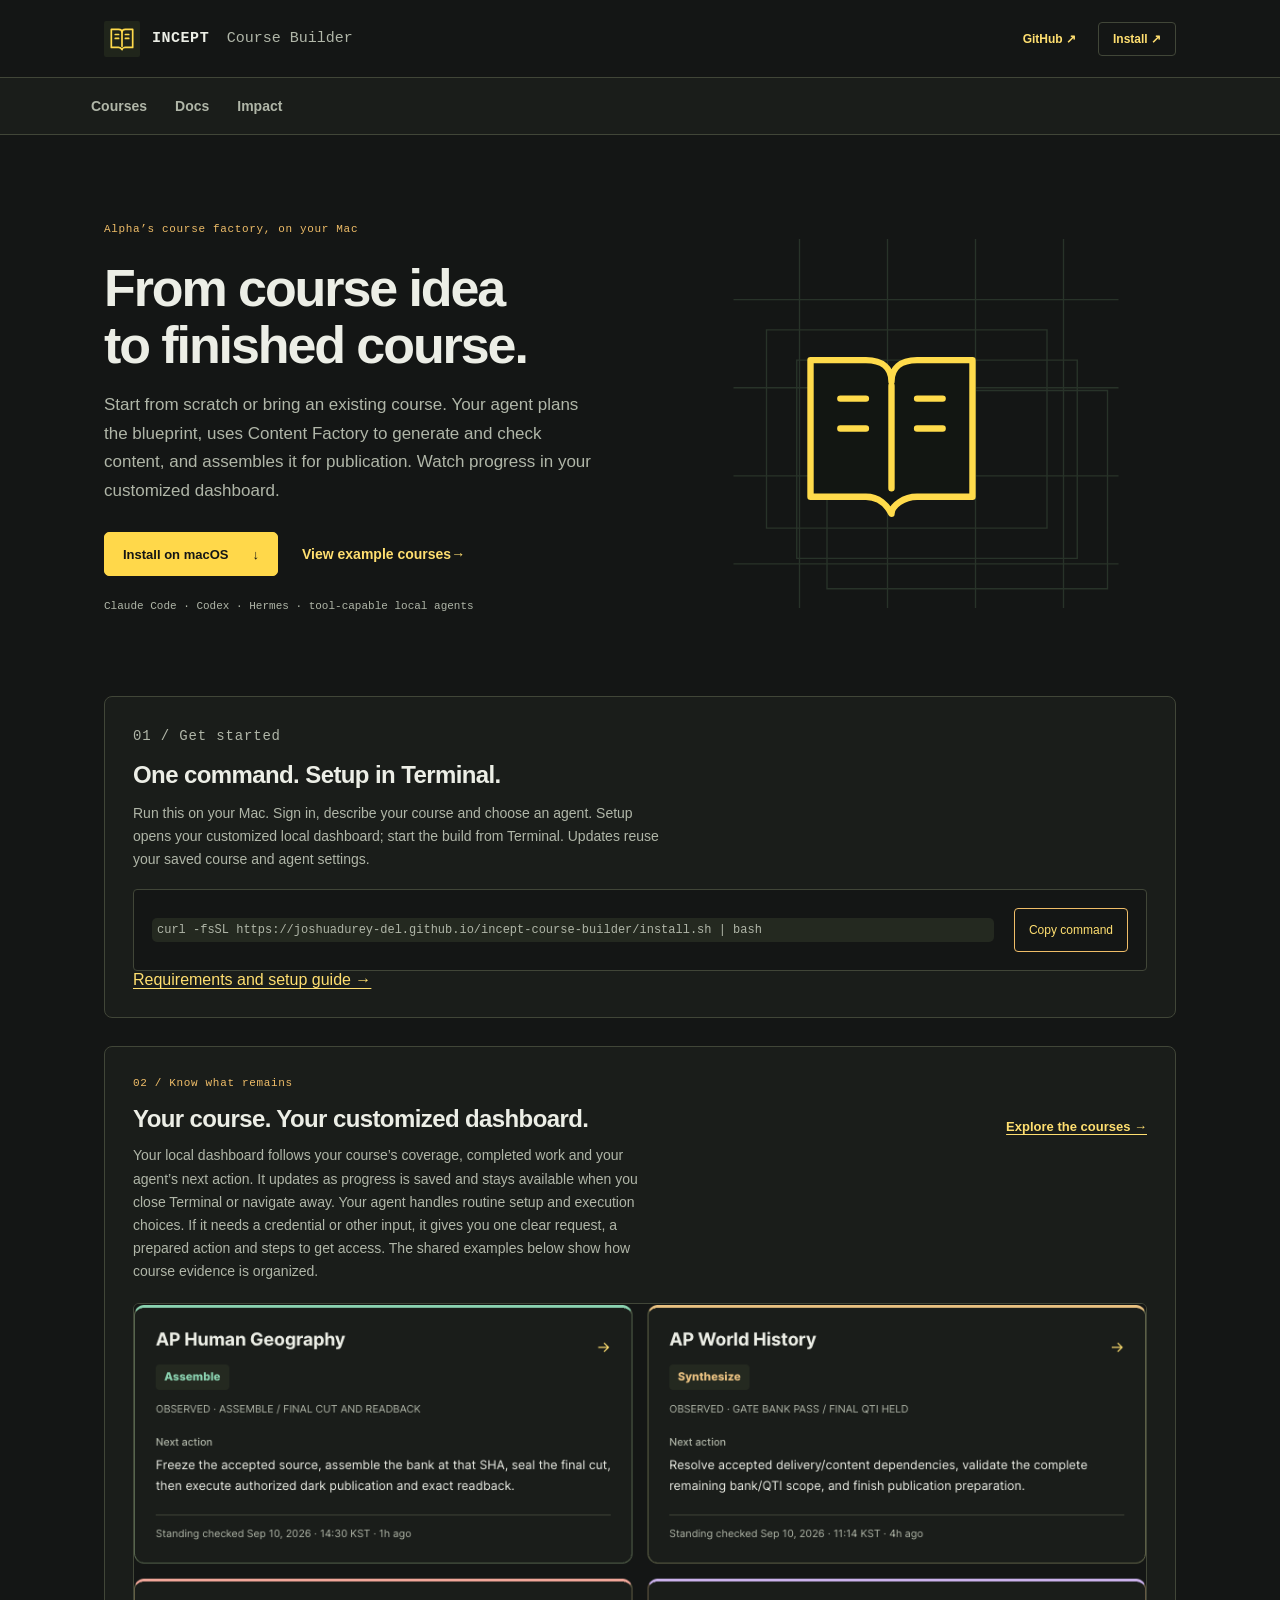
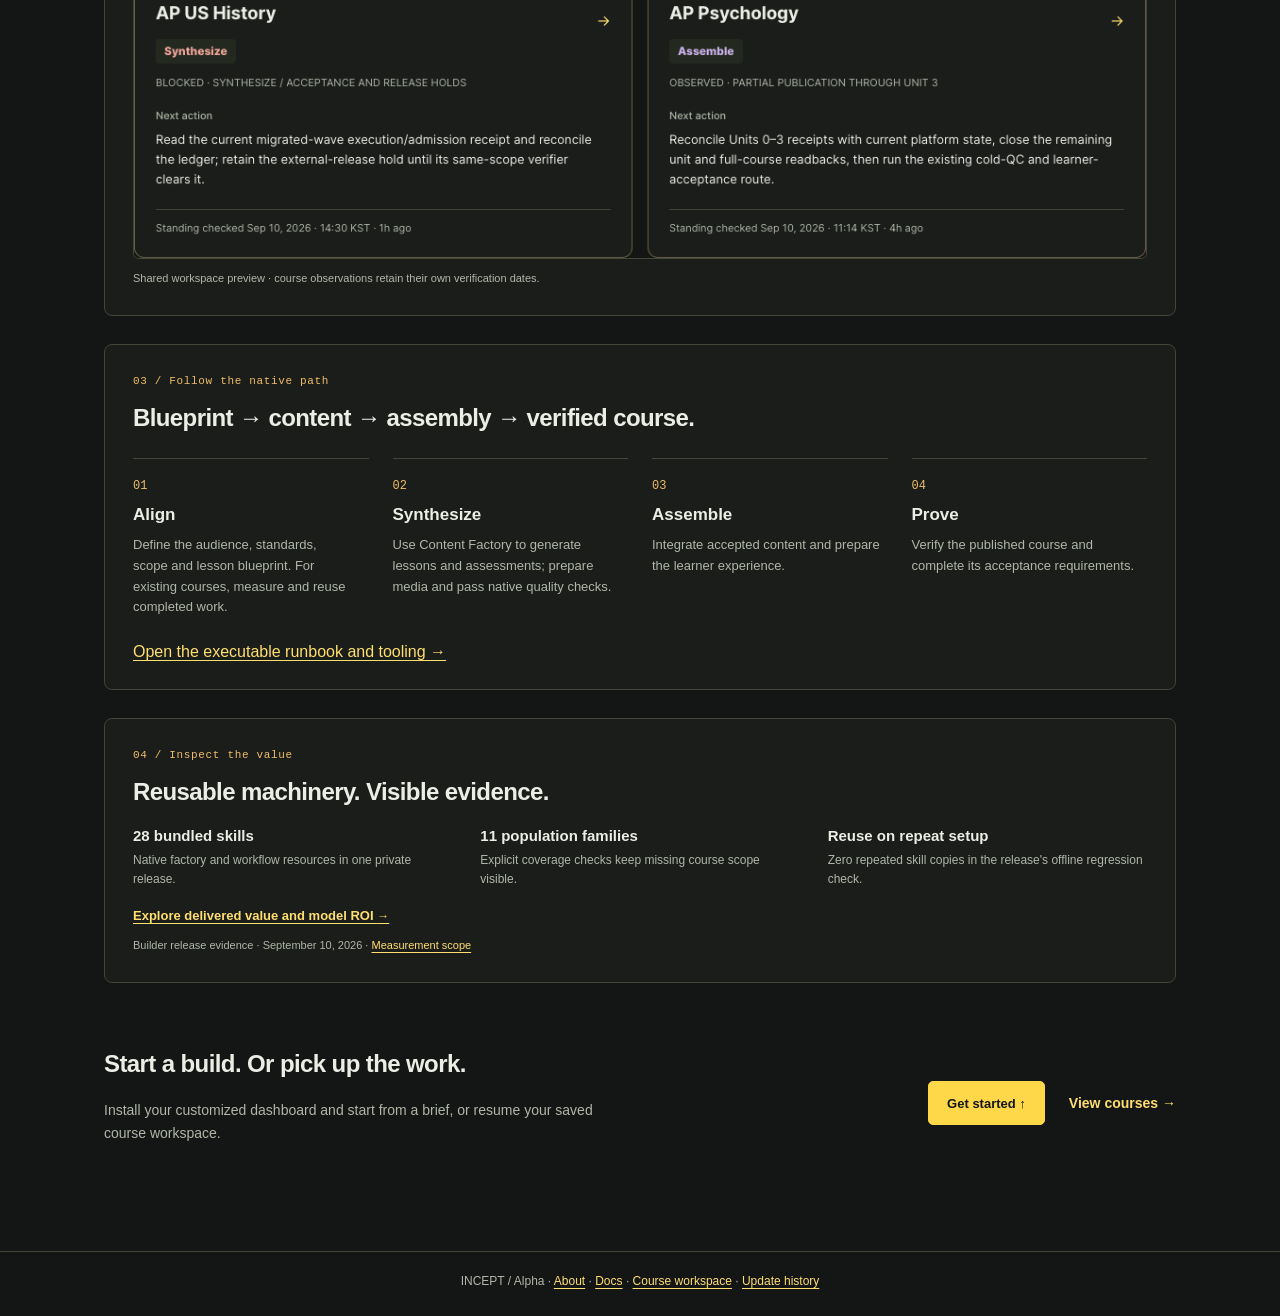
<file: index.html>
<!doctype html><html lang="en"><head><meta charset="utf-8"><meta name="viewport" content="width=device-width,initial-scale=1"><title>Home — Incept Course Builder</title><link rel="stylesheet" href="style.css?v=20260910-reorganized"></head><body class="product-page"><a class="skip-link" href="#main-content">Skip to content</a><header class="site-header"><a class="site-identity" href="index.html" aria-current="page"><img src="incept-mark.svg" width="36" height="36" alt=""><strong>INCEPT <span>Course Builder</span></strong></a><div class="site-header-actions"><a href="https://github.com/joshuadurey-del/incept-course-builder">GitHub ↗</a><a href="about.html#install" class="header-install">Install <span aria-hidden="true">↗</span></a></div></header><nav aria-label="Main navigation"><a href="courses.html">Courses</a><a href="docs.html">Docs</a><a href="economics.html">Impact</a></nav><main id="main-content" tabindex="-1">
<div class="brand-hero product-hero">
<div class="hero-copy"><p class="hero-context">Alpha’s course factory, on your Mac</p>
<h1>From course idea to finished course.</h1><p class="sub">Start from scratch or bring an existing course. Your agent plans the blueprint, uses Content Factory to generate and check content, and assembles it for publication. Watch progress in your customized dashboard.</p>
<div class="home-actions"><a class="primary-link" href="#install">Install on macOS <span aria-hidden="true">↓</span></a><a class="secondary-link" href="courses.html">View example courses <span aria-hidden="true">→</span></a></div>
<p class="compatibility">Claude Code · Codex · Hermes · tool-capable local agents</p></div>
<img class="hero-banner" src="docs/assets/incept-book.svg" alt="" width="320" height="300">
</div>
<section id="install" class="home-install" aria-labelledby="install-heading"><div><p class="hero-context">01 / Get started</p><h2 id="install-heading">One command. Setup in Terminal.</h2><p>Run this on your Mac. Sign in, describe your course and choose an agent. Setup opens your customized local dashboard; start the build from Terminal. Updates reuse your saved course and agent settings.</p></div><div class="install-command"><code id="install-command">curl -fsSL https://joshuadurey-del.github.io/incept-course-builder/install.sh | bash</code><button type="button" id="copy-install">Copy command</button></div><p id="copy-install-status" role="status"></p><a href="about.html#install">Requirements and setup guide →</a></section>
<section class="home-preview" aria-labelledby="preview-heading"><div class="section-head"><div><p class="hero-context">02 / Know what remains</p><h2 id="preview-heading">Your course. Your customized dashboard.</h2></div><a href="courses.html">Explore the courses →</a></div><p>Your local dashboard follows your course’s coverage, completed work and your agent’s next action. It updates as progress is saved and stays available when you close Terminal or navigate away. Your agent handles routine setup and execution choices. If it needs a credential or other input, it gives you one clear request, a prepared action and steps to get access. The shared examples below show how course evidence is organized.</p><a href="courses.html" class="preview-link"><img src="docs/assets/workspace-preview.png" alt="Shared course workspace with separate course summaries, next actions and dated evidence." width="1280" height="900" loading="lazy"></a><p class="preview-caption">Shared workspace preview · course observations retain their own verification dates.</p></section>
<section class="home-workflow" aria-labelledby="workflow-heading"><p class="hero-context">03 / Follow the native path</p><h2 id="workflow-heading">Blueprint → content → assembly → verified course.</h2><div class="workflow-steps">
<article><span>01</span><h3>Align</h3><p>Define the audience, standards, scope and lesson blueprint. For existing courses, measure and reuse completed work.</p></article>
<article><span>02</span><h3>Synthesize</h3><p>Use Content Factory to generate lessons and assessments; prepare media and pass native quality checks.</p></article>
<article><span>03</span><h3>Assemble</h3><p>Integrate accepted content and prepare the learner experience.</p></article>
<article><span>04</span><h3>Prove</h3><p>Verify the published course and complete its acceptance requirements.</p></article></div><a href="docs.html">Open the executable runbook and tooling →</a></section>
<section class="home-value" aria-labelledby="value-heading"><p class="hero-context">04 / Inspect the value</p><h2 id="value-heading">Reusable machinery. Visible evidence.</h2><section class="value-strip" aria-label="Delivered builder value">
<div><strong>28 bundled skills</strong><span>Native factory and workflow resources in one private release.</span></div>
<div><strong>11 population families</strong><span>Explicit coverage checks keep missing course scope visible.</span></div>
<div><strong>Reuse on repeat setup</strong><span>Zero repeated skill copies in the release's offline regression check.</span></div>
<a href="economics.html">Explore delivered value and model ROI <span aria-hidden="true">→</span></a>
<p>Builder release evidence · September 10, 2026 · <a href="value-evidence.json">Measurement scope</a></p>
</section></section>
<div class="home-bottom"><div><h2>Start a build. Or pick up the work.</h2><p>Install your customized dashboard and start from a brief, or resume your saved course workspace.</p></div><div class="home-actions"><a class="primary-link" href="#install">Get started ↑</a><a class="secondary-link" href="courses.html">View courses →</a></div></div>
<script>document.getElementById('copy-install').addEventListener('click',async()=>{const status=document.getElementById('copy-install-status');try{await navigator.clipboard.writeText(document.getElementById('install-command').textContent);status.textContent='Copied. Paste into Terminal to begin.';}catch{status.textContent='Copy unavailable. Select the command above and copy it into Terminal.';}});</script>
</main><footer>INCEPT / Alpha · <a href="about.html">About</a> · <a href="docs.html">Docs</a> · <a href="courses.html">Course workspace</a> · <a href="updates.html">Update history</a></footer></body></html>
</file>
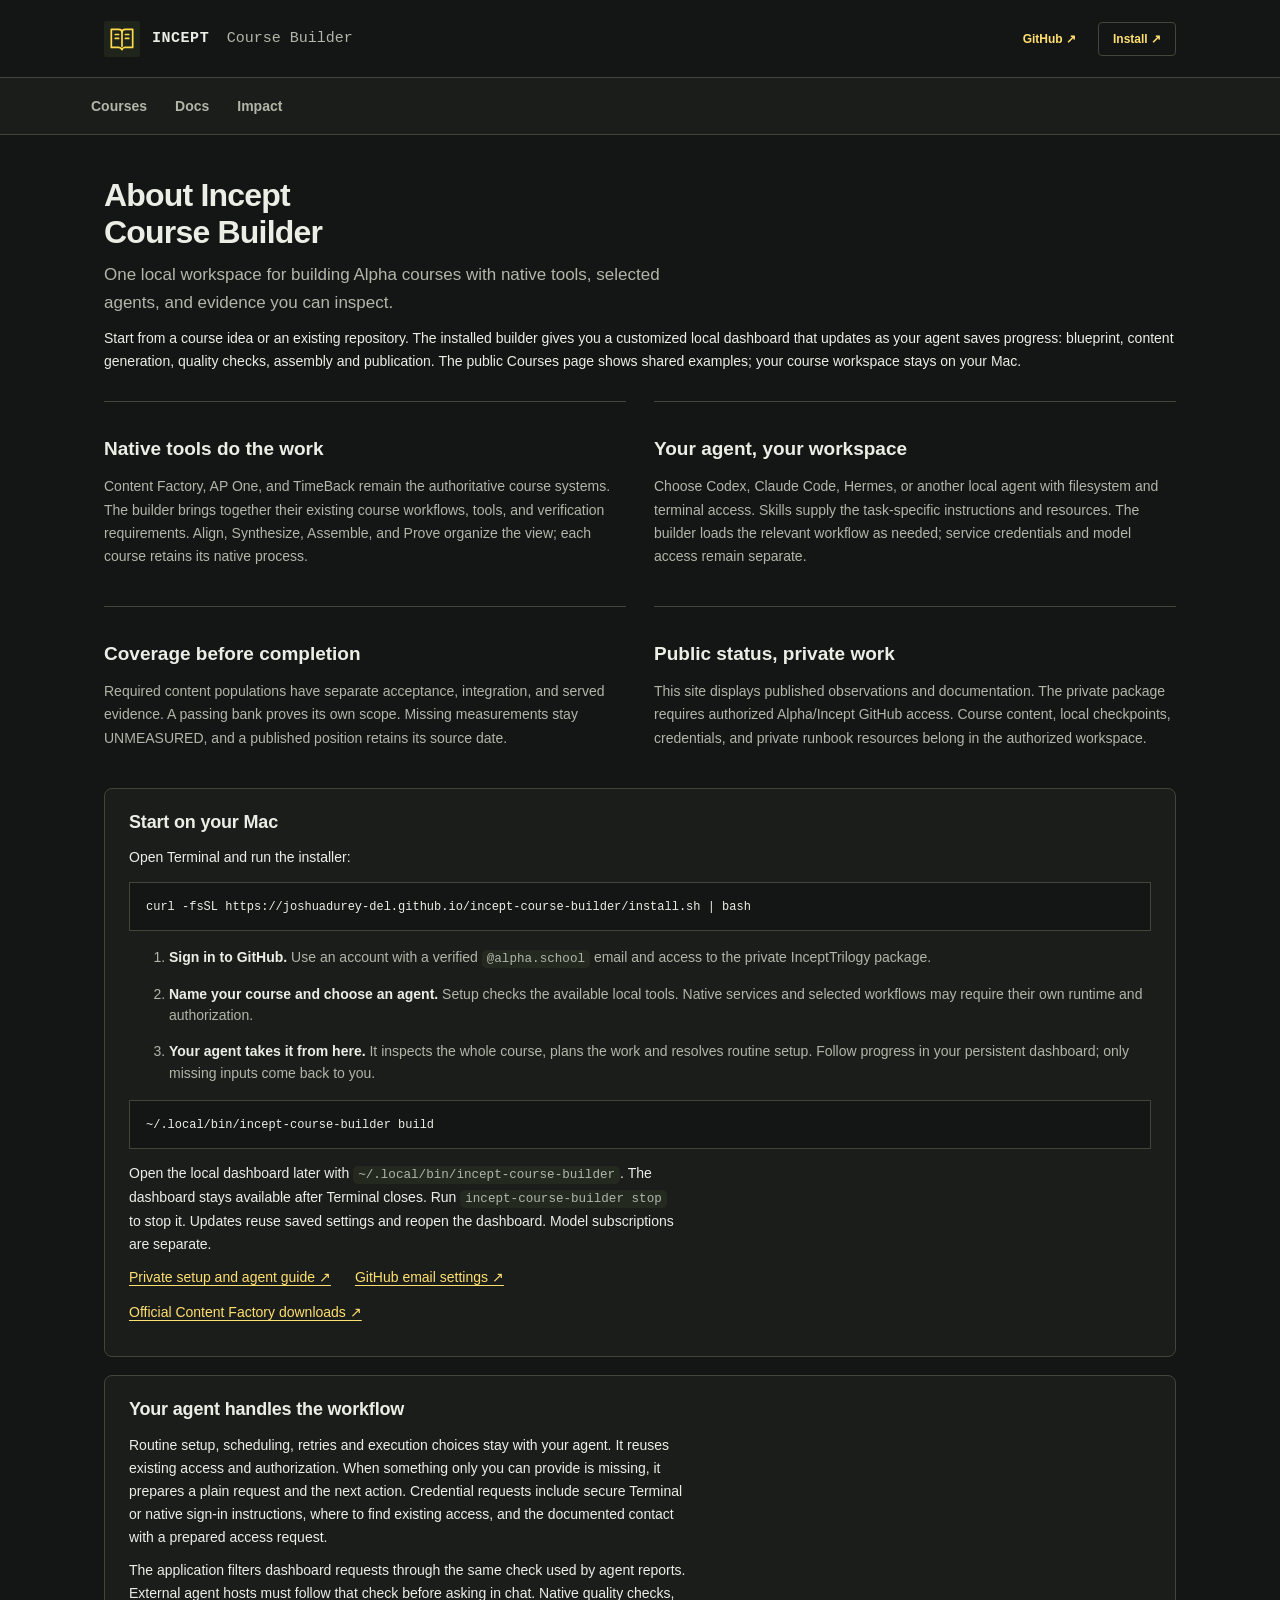
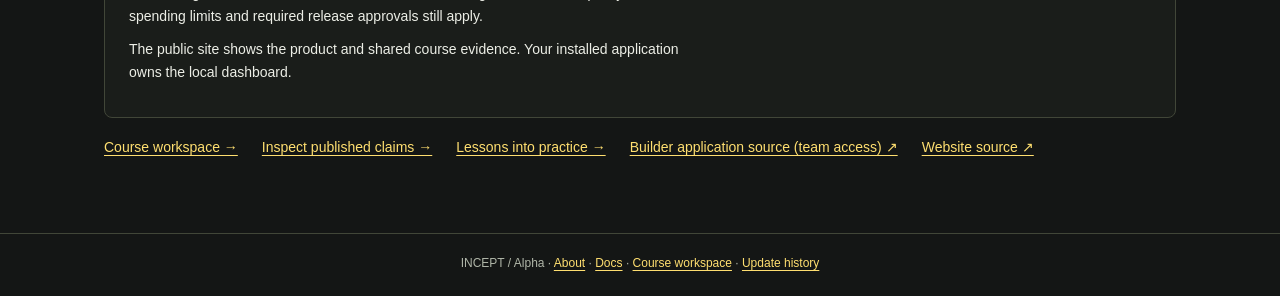
<file: about.html>
<!doctype html><html lang="en"><head><meta charset="utf-8"><meta name="viewport" content="width=device-width,initial-scale=1">
<title>About — Incept Course Builder</title><link rel="stylesheet" href="style.css?v=20260910-reorganized"></head><body>
<a class="skip-link" href="#main-content">Skip to content</a>
<header class="site-header"><a class="site-identity" href="index.html"><img src="incept-mark.svg" width="36" height="36" alt=""><strong>INCEPT <span>Course Builder</span></strong></a><div class="site-header-actions"><a href="https://github.com/joshuadurey-del/incept-course-builder">GitHub ↗</a><a href="about.html#install" class="header-install">Install <span aria-hidden="true">↗</span></a></div></header>
<nav aria-label="Main navigation"><a href="courses.html">Courses</a><a href="docs.html">Docs</a><a href="economics.html">Impact</a></nav><main id="main-content" tabindex="-1">
<h1>About Incept Course Builder</h1>
<p class="about-lead">One local workspace for building Alpha courses with native tools, selected agents, and evidence you can inspect.</p>
<p>Start from a course idea or an existing repository. The installed builder gives you a customized local dashboard that updates as your agent saves progress: blueprint, content generation, quality checks, assembly and publication. The public Courses page shows shared examples; your course workspace stays on your Mac.</p>
<div class="about-grid">
<article><h2>Native tools do the work</h2><p>Content Factory, AP One, and TimeBack remain the authoritative course systems. The builder brings together their existing course workflows, tools, and verification requirements. Align, Synthesize, Assemble, and Prove organize the view; each course retains its native process.</p></article>
<article><h2>Your agent, your workspace</h2><p>Choose Codex, Claude Code, Hermes, or another local agent with filesystem and terminal access. Skills supply the task-specific instructions and resources. The builder loads the relevant workflow as needed; service credentials and model access remain separate.</p></article>
<article><h2>Coverage before completion</h2><p>Required content populations have separate acceptance, integration, and served evidence. A passing bank proves its own scope. Missing measurements stay UNMEASURED, and a published position retains its source date.</p></article>
<article><h2>Public status, private work</h2><p>This site displays published observations and documentation. The private package requires authorized Alpha/Incept GitHub access. Course content, local checkpoints, credentials, and private runbook resources belong in the authorized workspace.</p></article>
</div>
<section id="install" class="install-section" aria-labelledby="install-title">
<h2 id="install-title">Start on your Mac</h2>
<p>Open Terminal and run the installer:</p>
<pre><code>curl -fsSL https://joshuadurey-del.github.io/incept-course-builder/install.sh | bash</code></pre>
<ol>
<li><strong>Sign in to GitHub.</strong> Use an account with a verified <code>@alpha.school</code> email and access to the private InceptTrilogy package.</li>
<li><strong>Name your course and choose an agent.</strong> Setup checks the available local tools. Native services and selected workflows may require their own runtime and authorization.</li>
<li><strong>Your agent takes it from here.</strong> It inspects the whole course, plans the work and resolves routine setup. Follow progress in your persistent dashboard; only missing inputs come back to you.</li>
</ol>
<pre><code>~/.local/bin/incept-course-builder build</code></pre>
<p>Open the local dashboard later with <code>~/.local/bin/incept-course-builder</code>. The dashboard stays available after Terminal closes. Run <code>incept-course-builder stop</code> to stop it. Updates reuse saved settings and reopen the dashboard. Model subscriptions are separate.</p>
<p class="about-links"><a href="https://github.com/InceptTrilogy/ap-four-course-dashboard/blob/main/course-runbook/START.md">Private setup and agent guide ↗</a><a href="https://github.com/settings/emails">GitHub email settings ↗</a><a href="https://content-factory.inceptstore.com/#download">Official Content Factory downloads ↗</a></p>
</section>
<section><h2>Your agent handles the workflow</h2><p>Routine setup, scheduling, retries and execution choices stay with your agent. It reuses existing access and authorization. When something only you can provide is missing, it prepares a plain request and the next action. Credential requests include secure Terminal or native sign-in instructions, where to find existing access, and the documented contact with a prepared access request.</p><p>The application filters dashboard requests through the same check used by agent reports. External agent hosts must follow that check before asking in chat. Native quality checks, spending limits and required release approvals still apply.</p><p>The public site shows the product and shared course evidence. Your installed application owns the local dashboard.</p></section>
<p class="about-links"><a href="courses.html">Course workspace →</a><a href="claims.html">Inspect published claims →</a><a href="lessons.html">Lessons into practice →</a><a href="https://github.com/InceptTrilogy/ap-four-course-dashboard">Builder application source (team access) ↗</a><a href="https://github.com/joshuadurey-del/incept-course-builder">Website source ↗</a></p>
</main>
<footer>INCEPT / Alpha · <a href="about.html">About</a> · <a href="docs.html">Docs</a> · <a href="courses.html">Course workspace</a> · <a href="updates.html">Update history</a></footer></body></html>
</file>
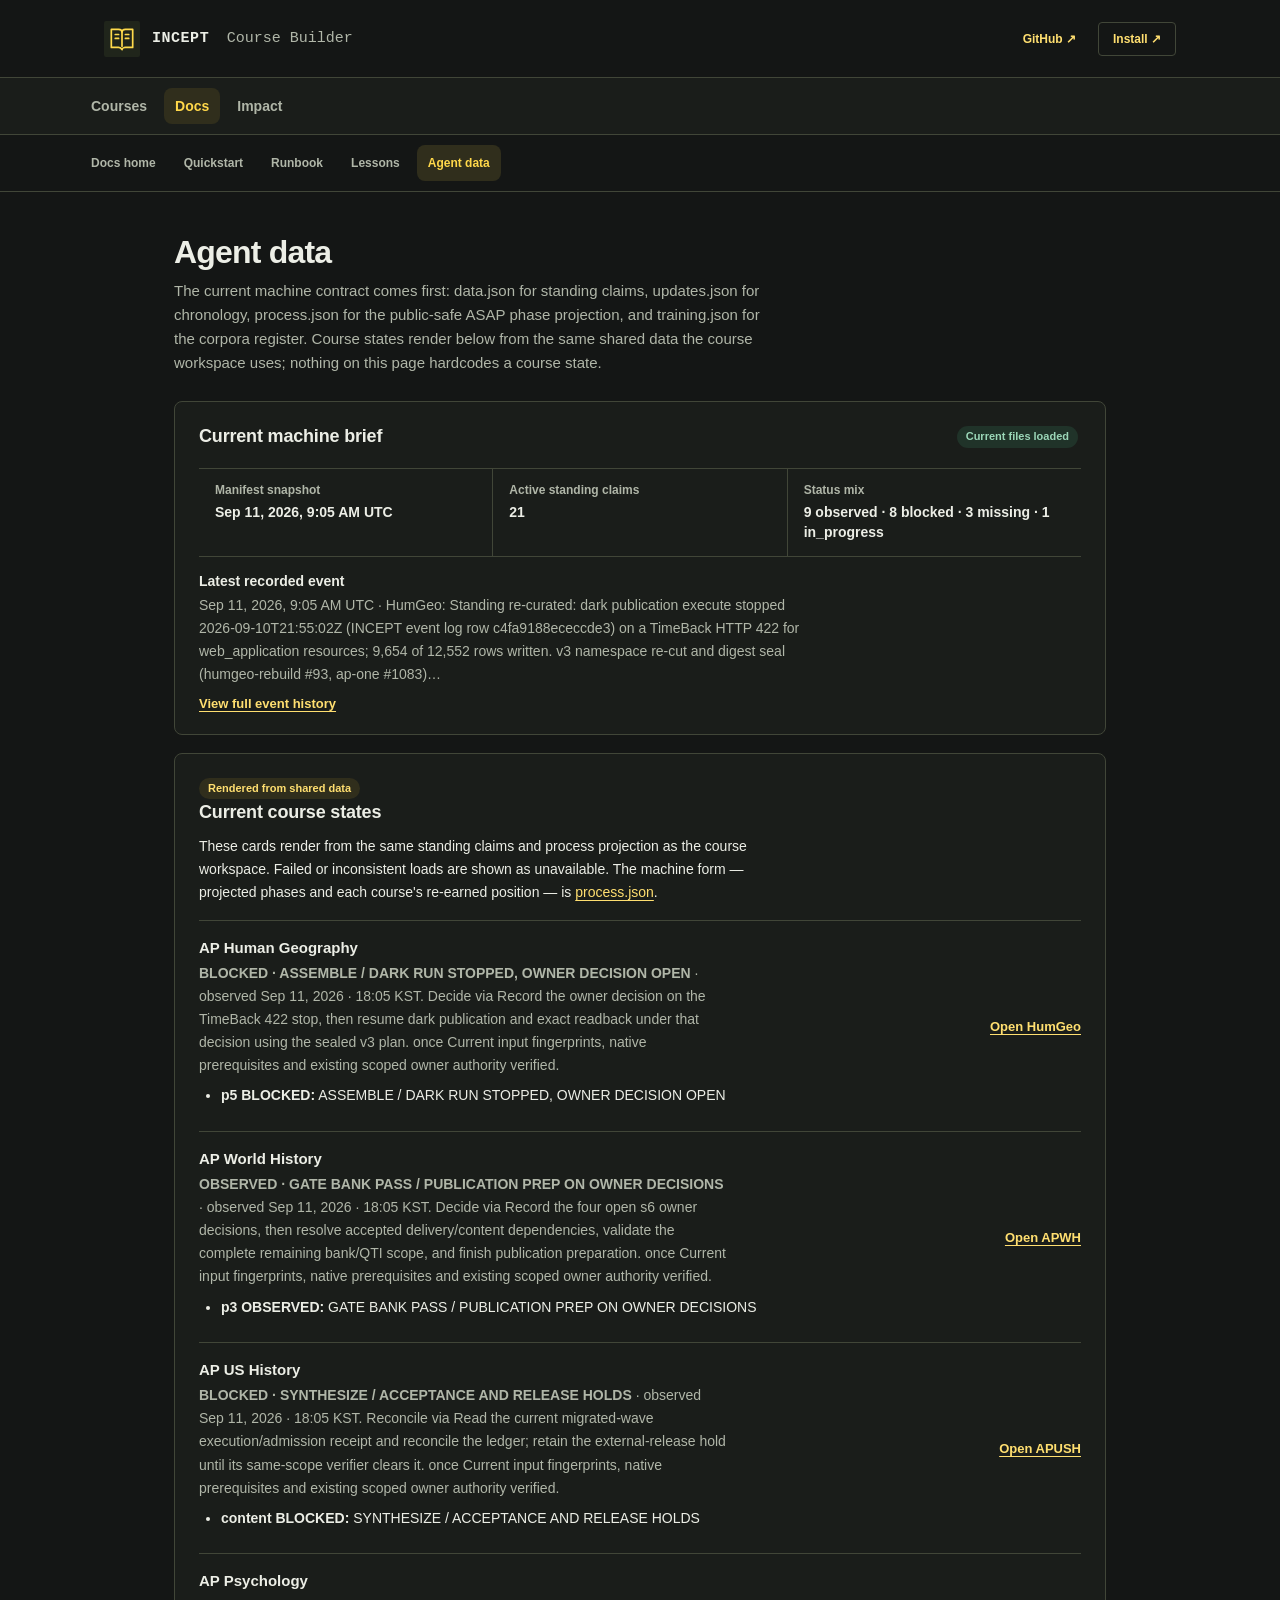
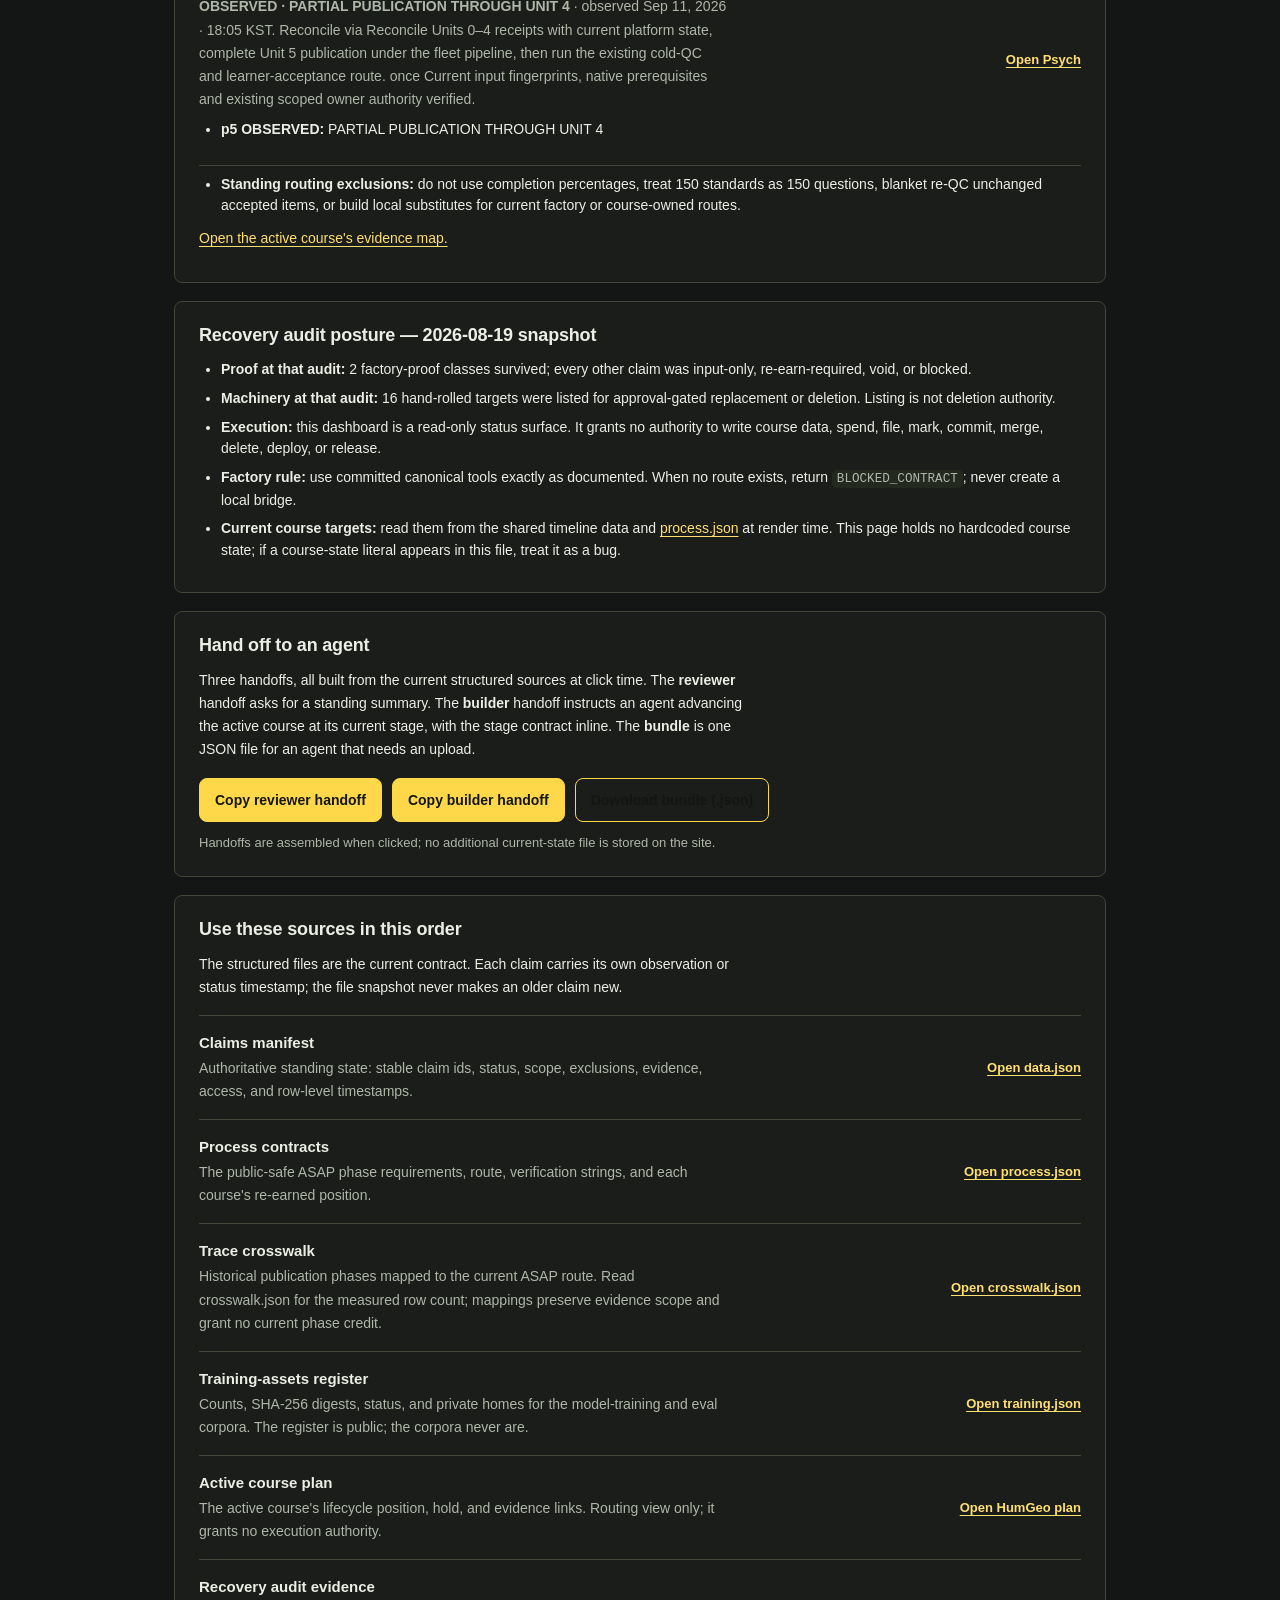
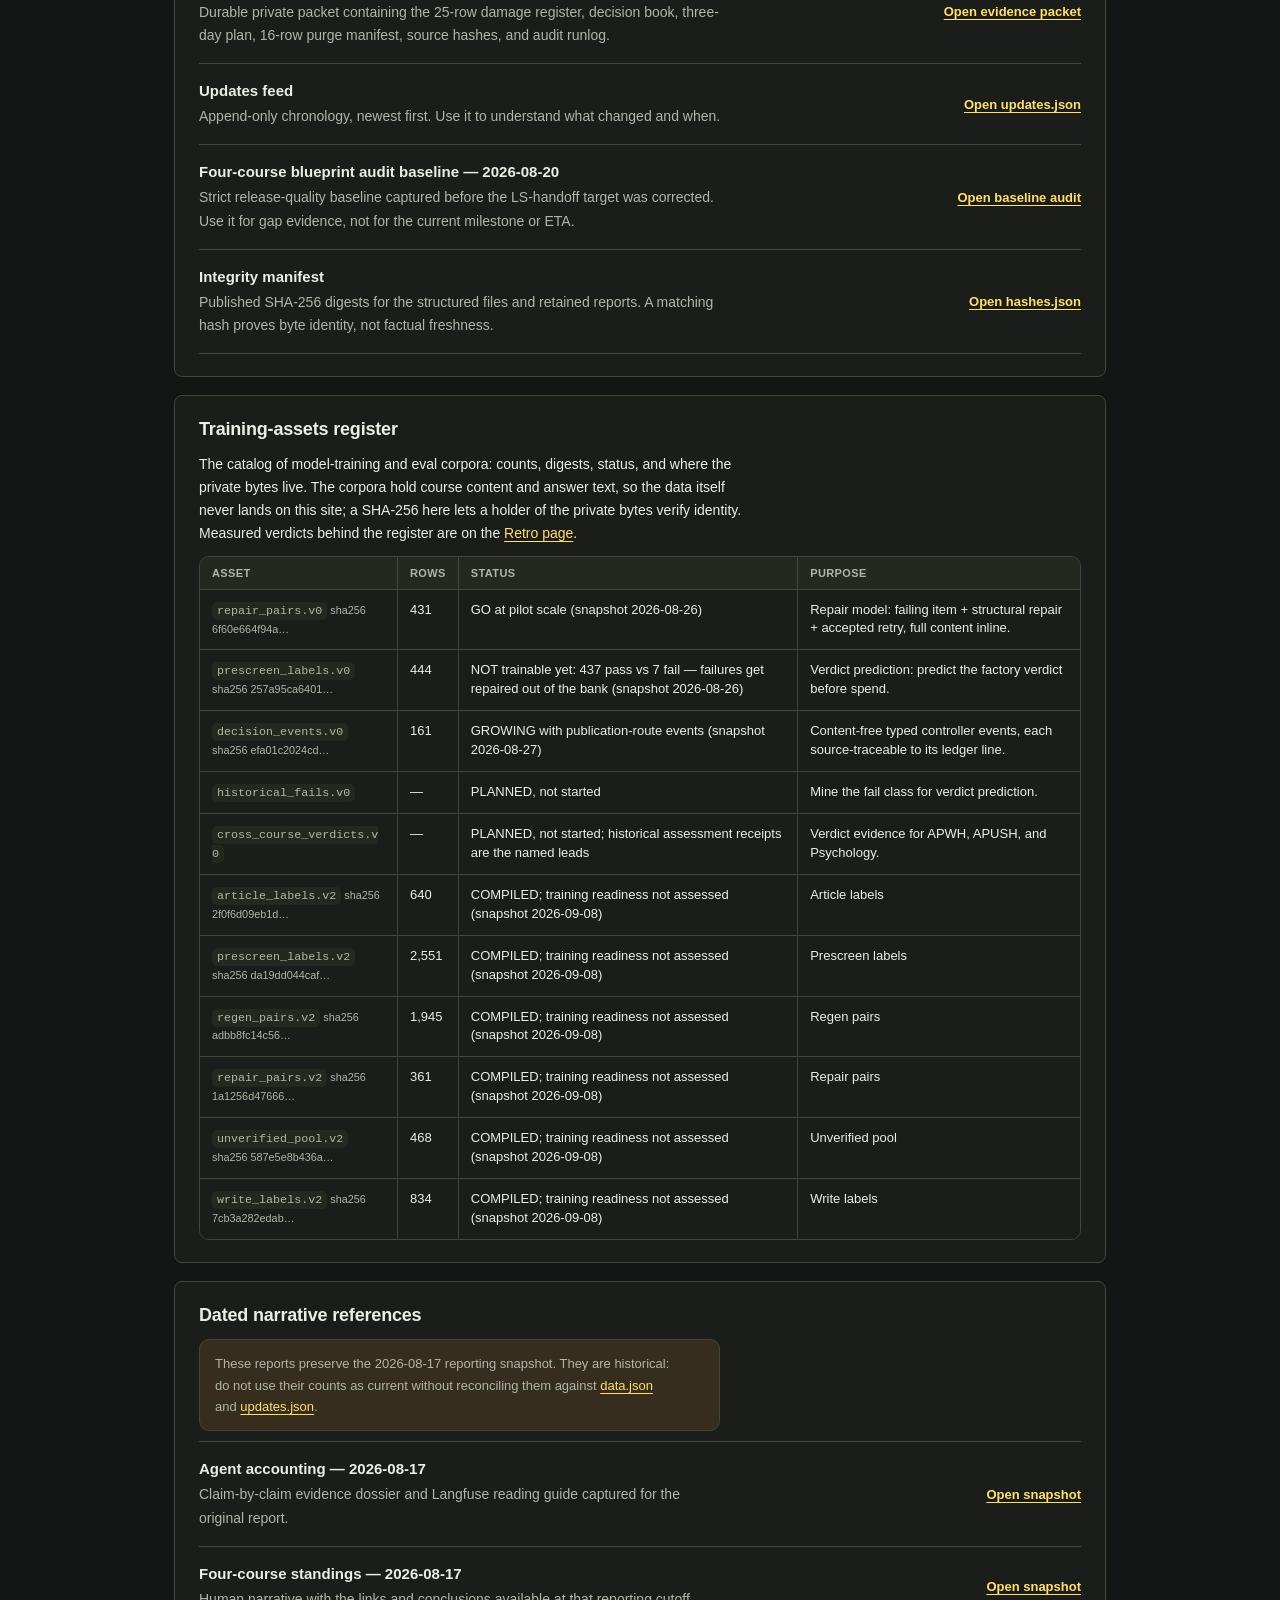
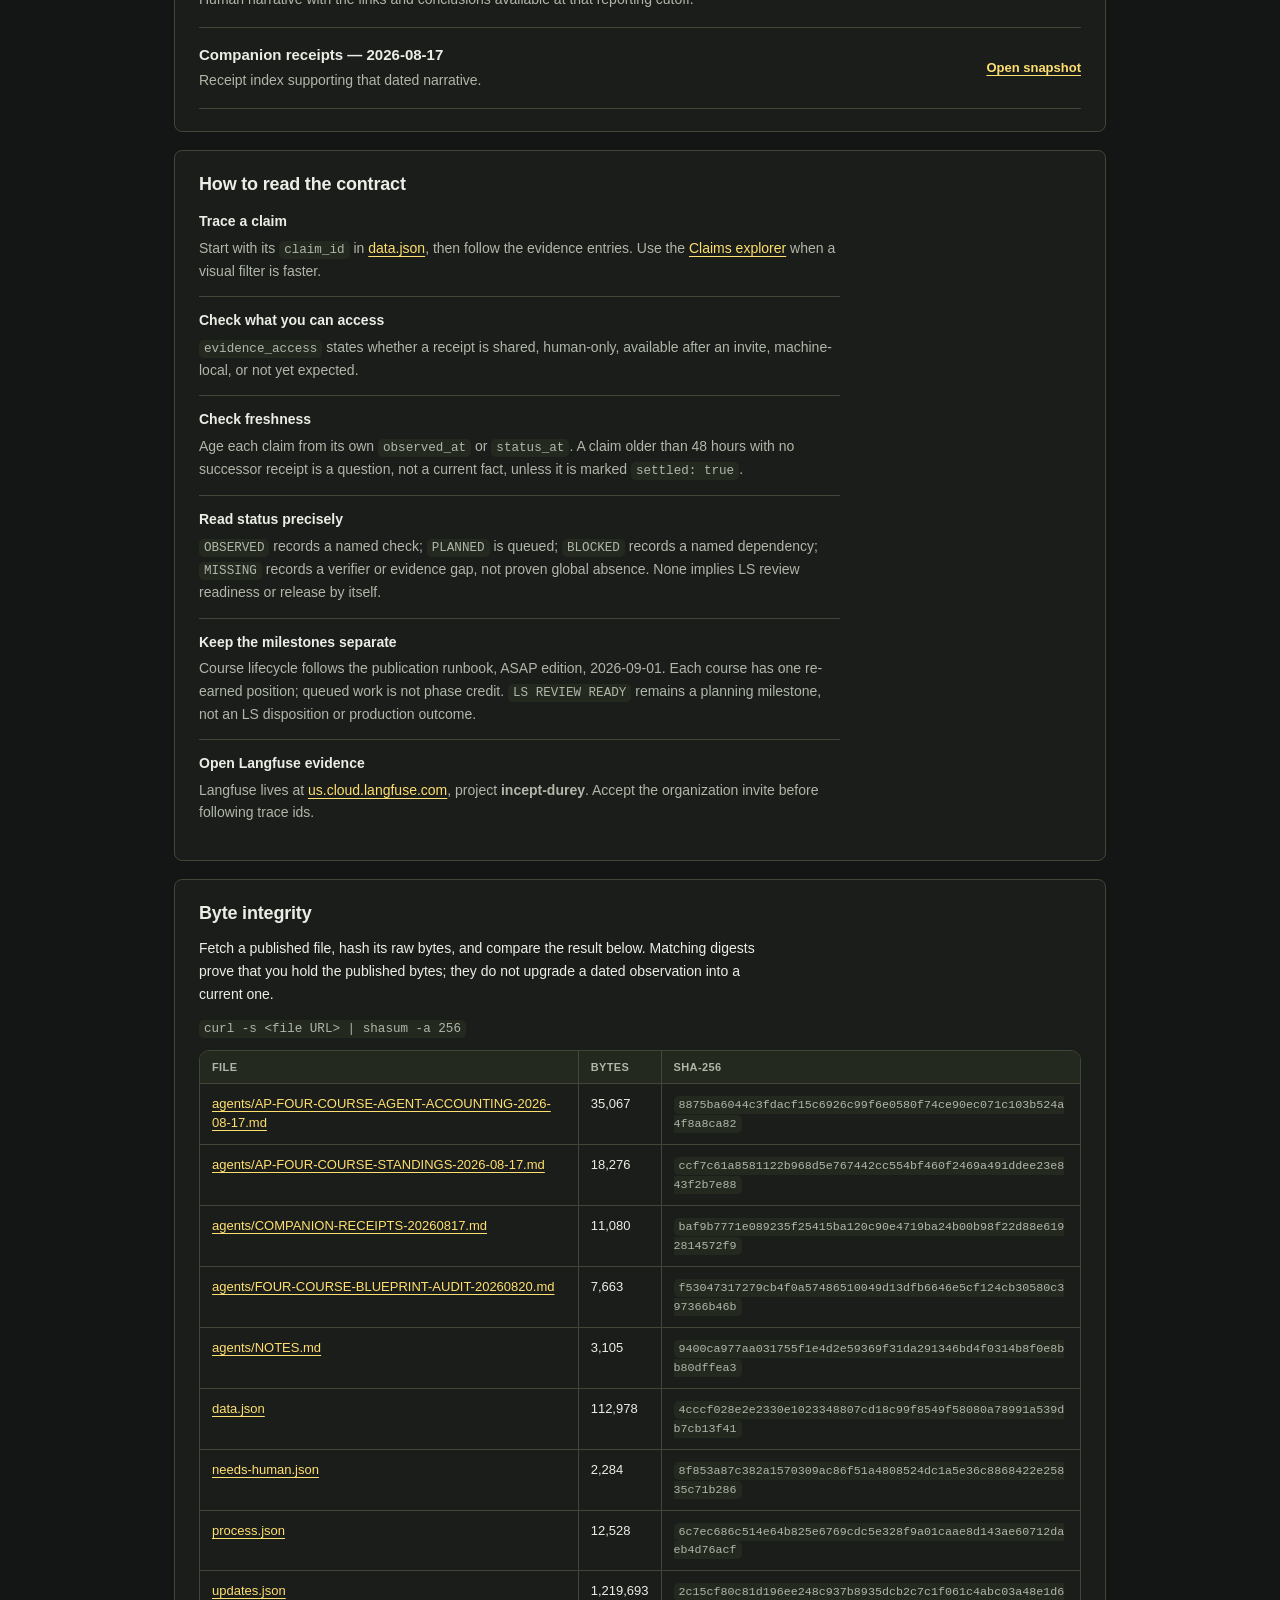
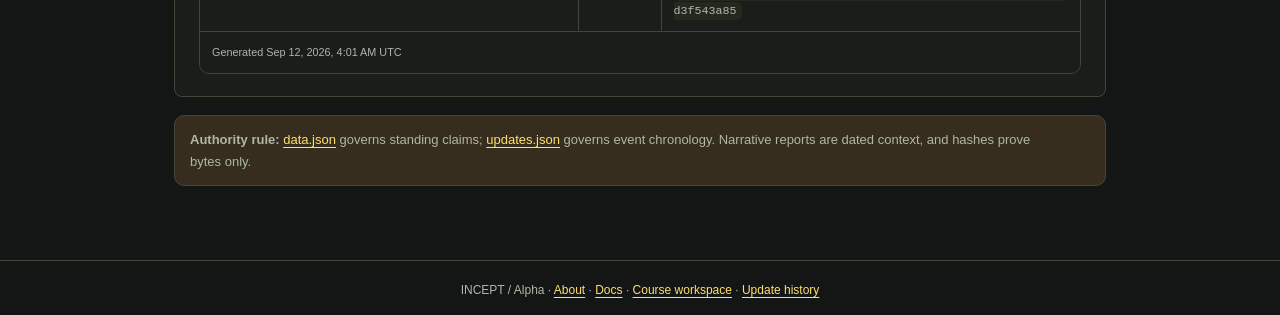
<file: agents.html>
<!doctype html>
<html lang="en">
<head>
  <meta charset="utf-8">
  <meta name="viewport" content="width=device-width,initial-scale=1">
  <title>Agent data</title>
  <link rel="stylesheet" href="style.css?v=20260910-reorganized">
</head>
<body class="agent-page">
  <a class="skip-link" href="#main-content">Skip to content</a>
<header class="site-header"><a class="site-identity" href="index.html"><img src="incept-mark.svg" width="36" height="36" alt=""><strong>INCEPT <span>Course Builder</span></strong></a><div class="site-header-actions"><a href="https://github.com/joshuadurey-del/incept-course-builder">GitHub ↗</a><a href="about.html#install" class="header-install">Install <span aria-hidden="true">↗</span></a></div></header>
<nav aria-label="Main navigation"><a href="courses.html">Courses</a><a href="docs.html" class="active">Docs</a><a href="economics.html">Impact</a></nav><nav class="section-nav" aria-label="Documentation navigation"><a href="docs.html">Docs home</a><a href="about.html#install">Quickstart</a><a href="retro.html">Runbook</a><a href="lessons.html">Lessons</a><a href="agents.html" aria-current="page" class="active">Agent data</a></nav>

  <main id="main-content" tabindex="-1">
    <h1>Agent data</h1>
    <p class="sub">The current machine contract comes first: data.json for standing claims, updates.json for chronology, process.json for the public-safe ASAP phase projection, and training.json for the corpora register. Course states render below from the same shared data the course workspace uses; nothing on this page hardcodes a course state.</p>

    <section class="agent-brief" aria-labelledby="agent-brief-title">
      <div class="section-head">
        <h2 id="agent-brief-title">Current machine brief</h2>
        <span id="agent-load-state" class="badge b-blue" role="status">Loading current files</span>
      </div>
      <dl class="agent-facts">
        <div>
          <dt>Manifest snapshot</dt>
          <dd id="agent-snapshot">Loading…</dd>
        </div>
        <div>
          <dt>Active standing claims</dt>
          <dd id="agent-claim-count">Loading…</dd>
        </div>
        <div>
          <dt>Status mix</dt>
          <dd id="agent-status-mix">Loading…</dd>
        </div>
      </dl>
      <div class="agent-latest">
        <strong>Latest recorded event</strong>
        <p id="agent-latest-event">Loading the append-only feed…</p>
        <a href="updates.html">View full event history</a>
      </div>
    </section>

    <section aria-labelledby="course-states-title">
      <div class="section-head"><div><span class="badge b-blue">Rendered from shared data</span><h2 id="course-states-title">Current course states</h2></div></div>
      <p>These cards render from the same standing claims and process projection as the course workspace. Failed or inconsistent loads are shown as unavailable. The machine form — projected phases and each course's re-earned position — is <a href="process.json">process.json</a>.</p>
      <div id="agent-course-states" class="agent-source-list"></div>
      <ul>
        <li><b>Standing routing exclusions:</b> do not use completion percentages, treat 150 standards as 150 questions, blanket re-QC unchanged accepted items, or build local substitutes for current factory or course-owned routes.</li>
      </ul>
      <p><a href="humgeo.html">Open the active course's evidence map.</a></p>
    </section>

    <section aria-labelledby="recovery-posture-title">
      <h2 id="recovery-posture-title">Recovery audit posture — 2026-08-19 snapshot</h2>
      <ul>
        <li><b>Proof at that audit:</b> 2 factory-proof classes survived; every other claim was input-only, re-earn-required, void, or blocked.</li>
        <li><b>Machinery at that audit:</b> 16 hand-rolled targets were listed for approval-gated replacement or deletion. Listing is not deletion authority.</li>
        <li><b>Execution:</b> this dashboard is a read-only status surface. It grants no authority to write course data, spend, file, mark, commit, merge, delete, deploy, or release.</li>
        <li><b>Factory rule:</b> use committed canonical tools exactly as documented. When no route exists, return <code>BLOCKED_CONTRACT</code>; never create a local bridge.</li>
        <li><b>Current course targets:</b> read them from the shared timeline data and <a href="process.json">process.json</a> at render time. This page holds no hardcoded course state; if a course-state literal appears in this file, treat it as a bug.</li>
      </ul>
    </section>

    <section class="agent-handoff" aria-labelledby="agent-handoff-title">
      <h2 id="agent-handoff-title">Hand off to an agent</h2>
      <p>Three handoffs, all built from the current structured sources at click time. The <b>reviewer</b> handoff asks for a standing summary. The <b>builder</b> handoff instructs an agent advancing the active course at its current stage, with the stage contract inline. The <b>bundle</b> is one JSON file for an agent that needs an upload.</p>
      <div class="agent-actions">
        <button id="copy-agent-handoff" class="agent-action" type="button">Copy reviewer handoff</button>
        <button id="copy-builder-handoff" class="agent-action" type="button">Copy builder handoff</button>
        <button id="download-agent-bundle" class="agent-action agent-action-secondary" type="button" disabled>Preparing download…</button>
      </div>
      <p id="agent-action-status" class="agent-action-status" role="status" aria-live="polite">Handoffs are assembled when clicked; no additional current-state file is stored on the site.</p>
    </section>

    <section aria-labelledby="current-sources-title">
      <h2 id="current-sources-title">Use these sources in this order</h2>
      <p>The structured files are the current contract. Each claim carries its own observation or status timestamp; the file snapshot never makes an older claim new.</p>
      <div class="agent-source-list">
        <div class="agent-source">
          <div>
            <h3>Claims manifest</h3>
            <p>Authoritative standing state: stable claim ids, status, scope, exclusions, evidence, access, and row-level timestamps.</p>
          </div>
          <a class="agent-source-link" href="data.json">Open data.json</a>
        </div>
        <div class="agent-source">
          <div>
            <h3>Process contracts</h3>
            <p>The public-safe ASAP phase requirements, route, verification strings, and each course's re-earned position.</p>
          </div>
          <a class="agent-source-link" href="process.json">Open process.json</a>
        </div>
        <div class="agent-source">
          <div>
            <h3>Trace crosswalk</h3>
            <p>Historical publication phases mapped to the current ASAP route. Read crosswalk.json for the measured row count; mappings preserve evidence scope and grant no current phase credit.</p>
          </div>
          <a class="agent-source-link" href="crosswalk.json">Open crosswalk.json</a>
        </div>
        <div class="agent-source">
          <div>
            <h3>Training-assets register</h3>
            <p>Counts, SHA-256 digests, status, and private homes for the model-training and eval corpora. The register is public; the corpora never are.</p>
          </div>
          <a class="agent-source-link" href="training.json">Open training.json</a>
        </div>
        <div class="agent-source">
          <div>
            <h3>Active course plan</h3>
            <p>The active course's lifecycle position, hold, and evidence links. Routing view only; it grants no execution authority.</p>
          </div>
          <a class="agent-source-link" href="humgeo.html">Open HumGeo plan</a>
        </div>
        <div class="agent-source">
          <div>
            <h3>Recovery audit evidence</h3>
            <p>Durable private packet containing the 25-row damage register, decision book, three-day plan, 16-row purge manifest, source hashes, and audit runlog.</p>
          </div>
          <a class="agent-source-link" href="https://github.com/joshuadurey-del/ap-ss-evidence/tree/main/evidence/recovery/20260819-course-recovery-audit/codex" target="_blank" rel="noopener">Open evidence packet</a>
        </div>
        <div class="agent-source">
          <div>
            <h3>Updates feed</h3>
            <p>Append-only chronology, newest first. Use it to understand what changed and when.</p>
          </div>
          <a class="agent-source-link" href="updates.json">Open updates.json</a>
        </div>
        <div class="agent-source">
          <div>
            <h3>Four-course blueprint audit baseline — 2026-08-20</h3>
            <p>Strict release-quality baseline captured before the LS-handoff target was corrected. Use it for gap evidence, not for the current milestone or ETA.</p>
          </div>
          <a class="agent-source-link" href="agents/FOUR-COURSE-BLUEPRINT-AUDIT-20260820.md">Open baseline audit</a>
        </div>
        <div class="agent-source">
          <div>
            <h3>Integrity manifest</h3>
            <p>Published SHA-256 digests for the structured files and retained reports. A matching hash proves byte identity, not factual freshness.</p>
          </div>
          <a class="agent-source-link" href="hashes.json">Open hashes.json</a>
        </div>
      </div>
    </section>

    <section aria-labelledby="training-register-title">
      <h2 id="training-register-title">Training-assets register</h2>
      <p>The catalog of model-training and eval corpora: counts, digests, status, and where the private bytes live. The corpora hold course content and answer text, so the data itself never lands on this site; a SHA-256 here lets a holder of the private bytes verify identity. Measured verdicts behind the register are on the <a href="retro.html">Retro page</a>.</p>
      <table id="trainingTbl">
        <tr><th>Asset</th><th>Rows</th><th>Status</th><th>Purpose</th></tr>
        <tr><td colspan="4">Loading training.json…</td></tr>
      </table>
    </section>

    <section aria-labelledby="historical-reports-title">
      <h2 id="historical-reports-title">Dated narrative references</h2>
      <p class="note">These reports preserve the 2026-08-17 reporting snapshot. They are historical: do not use their counts as current without reconciling them against <a href="data.json">data.json</a> and <a href="updates.json">updates.json</a>.</p>
      <div class="agent-source-list agent-history-list">
        <div class="agent-source">
          <div>
            <h3>Agent accounting — 2026-08-17</h3>
            <p>Claim-by-claim evidence dossier and Langfuse reading guide captured for the original report.</p>
          </div>
          <a class="agent-source-link" href="agents/AP-FOUR-COURSE-AGENT-ACCOUNTING-2026-08-17.md">Open snapshot</a>
        </div>
        <div class="agent-source">
          <div>
            <h3>Four-course standings — 2026-08-17</h3>
            <p>Human narrative with the links and conclusions available at that reporting cutoff.</p>
          </div>
          <a class="agent-source-link" href="agents/AP-FOUR-COURSE-STANDINGS-2026-08-17.md">Open snapshot</a>
        </div>
        <div class="agent-source">
          <div>
            <h3>Companion receipts — 2026-08-17</h3>
            <p>Receipt index supporting that dated narrative.</p>
          </div>
          <a class="agent-source-link" href="agents/COMPANION-RECEIPTS-20260817.md">Open snapshot</a>
        </div>
      </div>
    </section>

    <section class="reading-guide" aria-labelledby="reading-guide-title">
      <h2 id="reading-guide-title">How to read the contract</h2>
      <dl>
        <div><dt>Trace a claim</dt><dd>Start with its <code>claim_id</code> in <a href="data.json">data.json</a>, then follow the evidence entries. Use the <a href="claims.html">Claims explorer</a> when a visual filter is faster.</dd></div>
        <div><dt>Check what you can access</dt><dd><code>evidence_access</code> states whether a receipt is shared, human-only, available after an invite, machine-local, or not yet expected.</dd></div>
        <div><dt>Check freshness</dt><dd>Age each claim from its own <code>observed_at</code> or <code>status_at</code>. A claim older than 48 hours with no successor receipt is a question, not a current fact, unless it is marked <code>settled: true</code>.</dd></div>
        <div><dt>Read status precisely</dt><dd><code>OBSERVED</code> records a named check; <code>PLANNED</code> is queued; <code>BLOCKED</code> records a named dependency; <code>MISSING</code> records a verifier or evidence gap, not proven global absence. None implies LS review readiness or release by itself.</dd></div>
        <div><dt>Keep the milestones separate</dt><dd>Course lifecycle follows the publication runbook, ASAP edition, 2026-09-01. Each course has one re-earned position; queued work is not phase credit. <code>LS REVIEW READY</code> remains a planning milestone, not an LS disposition or production outcome.</dd></div>
        <div><dt>Open Langfuse evidence</dt><dd>Langfuse lives at <a href="https://us.cloud.langfuse.com" target="_blank" rel="noopener">us.cloud.langfuse.com</a>, project <b>incept-durey</b>. Accept the organization invite before following trace ids.</dd></div>
      </dl>
    </section>

    <section aria-labelledby="integrity-title">
      <h2 id="integrity-title">Byte integrity</h2>
      <p>Fetch a published file, hash its raw bytes, and compare the result below. Matching digests prove that you hold the published bytes; they do not upgrade a dated observation into a current one.</p>
      <p><code>curl -s &lt;file URL&gt; | shasum -a 256</code></p>
      <table id="hashTbl">
        <tr><th>File</th><th>Bytes</th><th>SHA-256</th></tr>
        <tr><td colspan="3">Loading integrity manifest…</td></tr>
      </table>
    </section>

    <p class="note"><b>Authority rule:</b> <a href="data.json">data.json</a> governs standing claims; <a href="updates.json">updates.json</a> governs event chronology. Narrative reports are dated context, and hashes prove bytes only.</p>
  </main>

  <footer>INCEPT / Alpha · <a href="about.html">About</a> · <a href="docs.html">Docs</a> · <a href="courses.html">Course workspace</a> · <a href="updates.html">Update history</a></footer>

  <script type="module">
    await import(`./updates.js?v=${Date.now()}`);
    await import(`./timeline.js?v=${Date.now()}`);
    const AP4_DASHBOARD = window.AP4_DASHBOARD;
    const formatTimestamp = value => {
      const date = new Date(value);
      return Number.isNaN(date.getTime())
        ? value
        : new Intl.DateTimeFormat(undefined, {
            year: 'numeric',
            month: 'short',
            day: 'numeric',
            hour: 'numeric',
            minute: '2-digit',
            timeZoneName: 'short'
          }).format(date);
    };

    const fetchJson = path => fetch(path, { cache: 'no-store' }).then(response => {
      if (!response.ok) throw new Error(`${path} returned ${response.status}`);
      return response.json().then(data => {
        if (path === 'hashes.json' && !Array.isArray(data.files)) throw new Error('Invalid integrity manifest');
        if (path === 'training.json' && !Array.isArray(data.assets)) throw new Error('Invalid training register');
        return data;
      });
    });

    const baseUrl = new URL('.', window.location.href);
    const sourceUrls = {
      claims_manifest: new URL('data.json', baseUrl).href,
      updates_feed: new URL('updates.json', baseUrl).href,
      integrity_manifest: new URL('hashes.json', baseUrl).href,
      process_contracts: new URL('process.json', baseUrl).href,
      trace_crosswalk: new URL('crosswalk.json', baseUrl).href,
      training_register: new URL('training.json', baseUrl).href,
      recovery_audit: 'https://github.com/joshuadurey-del/ap-ss-evidence/tree/main/evidence/recovery/20260819-course-recovery-audit/codex',
      overview: new URL('courses.html', baseUrl).href,
      claims_explorer: new URL('claims.html', baseUrl).href,
      lessons_learned: new URL('lessons.html', baseUrl).href,
      process_retro: new URL('retro.html', baseUrl).href,
      humgeo_completion_plan: new URL('humgeo.html', baseUrl).href,
      agent_guide: new URL('agents.html', baseUrl).href
    };

    const requireState = () => AP4_DASHBOARD.ready.then(state => {
      if (state.errors?.length) throw new Error(state.errors.join('; '));
      return state;
    });
    const statePromise = requireState();
    const contractPromise = Promise.all([statePromise.then(state => state.data), fetchJson('updates.json').then(rows => {
      if (!Array.isArray(rows)) throw new Error('Invalid updates feed');
      return rows;
    })]);
    const integrityPromise = fetchJson('hashes.json');
    const processPromise = statePromise.then(state => state.process);
    const trainingPromise = fetchJson('training.json');
    const agentBundlePromise = Promise.all([contractPromise, integrityPromise, processPromise, trainingPromise])
      .then(([[manifest, updates], integrity, processContracts, trainingRegister]) =>
        ({manifest, updates, integrity, processContracts, trainingRegister}));

    const courseStateLines = () => AP4_DASHBOARD.courses
      .map(course => `- ${course.label}: ${course.status} (observed ${course.observed}).\n${course.phaseStates.map(phase => `  - ${phase.code} ${phase.status}: ${phase.name}`).join('\n')}\n  Next: ${course.nextStep}`)
      .join('\n');

    const sharedRules = `- data.json governs standing claims; updates.json governs event chronology; process.json holds the public-safe ASAP phase contract projection.
- This site is a read-only status view, not execution authority.
- Age each claim from observed_at or status_at. The file snapshot does not make an older row new.
- Follow each claim's evidence[] entries for receipt pointers and respect evidence_access.
- Treat dated Markdown reports as historical context, not current standing.
- Course lifecycle follows the publication runbook, ASAP edition, 2026-09-01: content → p3 → p5 → p6 → p7 → p8; p0 and p4 are cut, and p1-2 is done for all four.
- Do not use completion percentages, treat 150 EKs as 150 questions, or duplicate QC for unchanged creation-QC-complete items.
- LS REVIEW READY is a planning milestone, not LS approval, post-review revision, or production release.
- Prepared, accepted, merged, deployed, and released are separate states.
- Use only committed factory-canonical routes. If no route exists, report BLOCKED_CONTRACT; do not build a local bridge.
- Resolve and reuse current scoped owner authority before consequential actions; this dashboard grants none and does not revoke authority already supplied.`;

    const buildAgentHandoff = async () => { await requireState(); return `Read the AP Four-Course Dashboard contract.

Standing claims: ${sourceUrls.claims_manifest}
Event chronology: ${sourceUrls.updates_feed}
Process contracts: ${sourceUrls.process_contracts}
Training register: ${sourceUrls.training_register}
Published-byte digests: ${sourceUrls.integrity_manifest}
Recovery audit evidence: ${sourceUrls.recovery_audit}
Reading guide: ${sourceUrls.agent_guide}

Course states from the dashboard snapshot (${AP4_DASHBOARD.snapshot}) — reverify against data.json row timestamps:
${courseStateLines()}

Rules:
${sharedRules}

Return a concise executive summary of current standing, holds by owner, stale or unknown rows, and material evidence gaps.`; };

    const buildBuilderHandoff = async () => {
      const proc = (await requireState()).process;
      const courseId = AP4_DASHBOARD.activeCourse;
      const course = proc.courses[courseId];
      const stage = proc.stages.find(item => item.id === course.current_stage);
      const stageBlock = stage
        ? `Current ASAP phase ${stage.id} — ${stage.name} (${stage.contract_status})
Required checks: ${stage.required_artifacts.join('; ') || 'none — cut'}`
        : `Current position: ${course.current_stage}. Read process.json for the next ASAP phase.`;

      return `You are reviewing ${course.label} under the publication runbook, ASAP edition, 2026-09-01. State as of ${course.as_of}: ${course.state}. ${course.detail}

${stageBlock}

Sources, in order:
Process contracts: ${sourceUrls.process_contracts}
Standing claims: ${sourceUrls.claims_manifest}
Event chronology: ${sourceUrls.updates_feed}
Original-to-ASAP phase crosswalk: ${sourceUrls.trace_crosswalk}
Active course plan: ${sourceUrls.humgeo_completion_plan}

Builder rules:
- Re-earn the current position against live receipts before any work; never assume it.
- Satisfy the projected phase checks; a green intermediate state closes nothing.
- Stop only the dependent action on a hold; name the missing artifact and its owner. Continue independent authorized work. Reuse settled scoped authority and valid unchanged evidence; never waive a failed native gate.
- A closure binds exact digests; if upstream bytes moved, re-earn the affected state instead of proceeding.
${sharedRules}

Report back: the position you verified, the receipts you produced or found missing, and any hold you hit with its owner.`;
    };

    const buildAgentBundle = ({manifest, updates, integrity, processContracts, trainingRegister}) => ({
      schema_version: 2,
      assembled_at: new Date().toISOString(),
      purpose: 'Portable handoff for an agent reviewing or advancing an AP Four-Course Dashboard course.',
      source_urls: sourceUrls,
      authority: {
        standing_claims: 'manifest (data.json)',
        event_chronology: 'updates (updates.json)',
        byte_identity: 'integrity (hashes.json)',
        process_contracts: 'processContracts (process.json) — requirements only, never permissions.',
        training_register: 'trainingRegister (training.json) — the catalog; the corpora stay private.',
        recovery_audit: 'Private SS evidence packet at source_urls.recovery_audit.',
        historical_reports: 'Dated Markdown reports are context only.'
      },
      reading_rules: [
        'Age each claim from observed_at or status_at; the manifest snapshot does not refresh an older row.',
        'Follow each claim evidence array for receipt pointers and respect evidence_access.',
        'OBSERVED records a named check; PLANNED is queued; BLOCKED records a named dependency; MISSING records a verifier or evidence gap, not proven global absence.',
        'This dashboard is a read-only status surface and grants no execution authority.',
        'Course lifecycle follows the publication runbook, ASAP edition, 2026-09-01. Read each re-earned position from manifest rows and processContracts.courses; queued work is not phase credit.',
        'Do not use completion percentages, treat 150 EKs as 150 questions, or duplicate QC for unchanged creation-QC-complete items.',
        'For other courses, LS REVIEW READY remains a planning milestone, not LS approval, post-review revision, or production release.',
        'Do not require duplicate generation QC, new grader calibration, or unnamed human signoff before LS handoff when current owner direction says those already exist or belong at review.',
        'Prepared, accepted, merged, deployed, and released are separate states.',
        'Use committed factory-canonical routes; when none exists, report BLOCKED_CONTRACT rather than creating a local bridge.',
        'Do not write, spend, file, mark, commit, merge, delete, deploy, or release without exact current authority.',
        'A matching SHA-256 digest proves published-byte identity, not factual freshness.'
      ],
      receipt_pointer_path: 'manifest.claims[].evidence[]',
      manifest,
      updates,
      integrity,
      processContracts,
      trainingRegister
    });

    const setActionStatus = message => {
      document.getElementById('agent-action-status').textContent = message;
    };

    const escapeHtml = value => String(value ?? '').replace(/[&<>"']/g, ch => ({'&':'&amp;','<':'&lt;','>':'&gt;','"':'&quot;',"'":'&#39;'}[ch]));
    const renderAgentCourses = () => requireState().then(() => { document.getElementById('agent-course-states').innerHTML = AP4_DASHBOARD.courses.map(course => `
      <div class="agent-source">
        <div>
          <h3>${escapeHtml(course.label)}</h3>
          <p><b>${escapeHtml(course.status)}</b> · observed ${escapeHtml(course.observed)}. ${escapeHtml(course.nextStep)}</p>
          <ul>${course.phaseStates.map(phase => `<li><b>${phase.code} ${phase.status}:</b> ${phase.name}</li>`).join('')}</ul>
        </div>
        <a class="agent-source-link" href="${course.id}.html">Open ${course.short}</a>
      </div>`).join(''); }).catch(() => { document.getElementById('agent-course-states').textContent = 'Current course states unavailable. Open data.json and process.json directly; no historical fallback is shown.'; });
    void renderAgentCourses();
    document.addEventListener('ap4-state-changed', renderAgentCourses);

    const copyText = async text => {
      if (navigator.clipboard && window.isSecureContext) {
        try {
          await navigator.clipboard.writeText(text);
          return;
        } catch {
          // Fall through to the selection-based copy path.
        }
      }

      const field = document.createElement('textarea');
      field.value = text;
      field.setAttribute('readonly', '');
      field.style.position = 'fixed';
      field.style.opacity = '0';
      document.body.appendChild(field);
      field.select();
      const copied = document.execCommand('copy');
      field.remove();
      if (!copied) throw new Error('Copy command failed');
    };

    document.getElementById('copy-agent-handoff').addEventListener('click', async event => {
      const button = event.currentTarget;
      button.disabled = true;
      button.textContent = 'Copying…';
      try {
        await copyText(await buildAgentHandoff());
        setActionStatus('Agent handoff copied. Paste it directly into the viewer’s agent.');
      } catch {
        setActionStatus('Copy failed. Open the three current source links below and send those URLs instead.');
      } finally {
        button.disabled = false;
        button.textContent = 'Copy reviewer handoff';
      }
    });

    document.getElementById('copy-builder-handoff').addEventListener('click', async event => {
      const button = event.currentTarget;
      button.disabled = true;
      button.textContent = 'Copying…';
      try {
        await copyText(await buildBuilderHandoff());
        setActionStatus('Builder handoff copied: active course, current stage contract, and rules.');
      } catch {
        setActionStatus('Copy failed. Open process.json and data.json directly and hand those URLs over.');
      } finally {
        button.disabled = false;
        button.textContent = 'Copy builder handoff';
      }
    });

    document.getElementById('download-agent-bundle').addEventListener('click', async event => {
      const button = event.currentTarget;
      button.disabled = true;
      button.textContent = 'Building bundle…';
      try {
        const state = await requireState();
        const files = {manifest: state.data, updates: state.updates, processContracts: state.process,
          integrity: await fetchJson('hashes.json'), trainingRegister: await fetchJson('training.json')};
        const bundle = buildAgentBundle(files);
        const blob = new Blob([`${JSON.stringify(bundle, null, 2)}\n`], {type: 'application/json'});
        const objectUrl = URL.createObjectURL(blob);
        const link = document.createElement('a');
        const snapshotDate = String(files.manifest.snapshot || bundle.assembled_at).slice(0, 10);
        link.href = objectUrl;
        link.download = `ap-four-course-agent-bundle-${snapshotDate}.json`;
        document.body.appendChild(link);
        link.click();
        link.remove();
        setTimeout(() => URL.revokeObjectURL(objectUrl), 0);
        setActionStatus(`Agent bundle downloaded from manifest snapshot ${files.manifest.snapshot || 'not declared'}.`);
      } catch {
        setActionStatus('Bundle download failed. Open data.json, updates.json, and hashes.json directly.');
      } finally {
        button.disabled = false;
        button.textContent = 'Download bundle (.json)';
      }
    });

    agentBundlePromise
      .then(() => {
        const button = document.getElementById('download-agent-bundle');
        button.disabled = false;
        button.textContent = 'Download bundle (.json)';
      })
      .catch(() => {
        document.getElementById('download-agent-bundle').textContent = 'Download unavailable';
      });

    contractPromise
      .then(([manifest, updates]) => {
        const claims = manifest.claims.filter(claim => !claim.settled);
        const counts = claims.reduce((result, claim) => {
          result[claim.status] = (result[claim.status] || 0) + 1;
          return result;
        }, {});
        const statusOrder = ['OBSERVED', 'BLOCKED', 'PLANNED', 'MISSING', 'IN_PROGRESS', 'DERIVED'];
        const statusMix = statusOrder
          .filter(status => counts[status])
          .map(status => `${counts[status]} ${status.toLowerCase()}`)
          .join(' · ');

        document.getElementById('agent-load-state').textContent = 'Current files loaded';
        document.getElementById('agent-load-state').className = 'badge b-green';
        document.getElementById('agent-snapshot').textContent = manifest.snapshot
          ? formatTimestamp(manifest.snapshot)
          : 'No snapshot declared';
        document.getElementById('agent-claim-count').textContent = String(claims.length);
        document.getElementById('agent-status-mix').textContent = statusMix || 'No standing claims';

        const latest = Array.isArray(updates) ? updates[0] : null;
        if (!latest) {
          document.getElementById('agent-latest-event').textContent = 'No event has been recorded.';
          return;
        }
        const fullText = `${latest.course}: ${latest.text}`;
        const summary = fullText.length > 280 ? `${fullText.slice(0, 277)}…` : fullText;
        document.getElementById('agent-latest-event').textContent = `${formatTimestamp(latest.ts)} · ${summary}`;
      })
      .catch(() => {
        document.getElementById('agent-load-state').textContent = 'Current brief unavailable';
        document.getElementById('agent-load-state').className = 'badge b-amber';
        document.getElementById('agent-snapshot').textContent = 'Open data.json directly';
        document.getElementById('agent-claim-count').textContent = 'Unavailable';
        document.getElementById('agent-status-mix').textContent = 'Unavailable';
        document.getElementById('agent-latest-event').textContent = 'Open updates.json directly.';
      });

    integrityPromise
      .then(manifest => {
        const table = document.getElementById('hashTbl');
        table.textContent = '';

        const head = document.createElement('tr');
        ['File', 'Bytes', 'SHA-256'].forEach(label => {
          const th = document.createElement('th');
          th.textContent = label;
          head.appendChild(th);
        });
        table.appendChild(head);

        manifest.files.forEach(file => {
          const row = document.createElement('tr');
          const pathCell = document.createElement('td');
          const link = document.createElement('a');
          link.href = file.path;
          link.textContent = file.path;
          pathCell.appendChild(link);

          const bytesCell = document.createElement('td');
          bytesCell.textContent = file.bytes.toLocaleString();

          const hashCell = document.createElement('td');
          const code = document.createElement('code');
          code.textContent = file.sha256;
          hashCell.appendChild(code);

          row.append(pathCell, bytesCell, hashCell);
          table.appendChild(row);
        });

        const generatedRow = document.createElement('tr');
        const generatedCell = document.createElement('td');
        generatedCell.colSpan = 3;
        const small = document.createElement('small');
        small.textContent = `Generated ${formatTimestamp(manifest.generated_utc)}`;
        generatedCell.appendChild(small);
        generatedRow.appendChild(generatedCell);
        table.appendChild(generatedRow);
      })
      .catch(() => {
        document.getElementById('hashTbl').innerHTML = '<tr><td>Integrity manifest unavailable. Open hashes.json directly.</td></tr>';
      });

    trainingPromise
      .then(register => {
        const table = document.getElementById('trainingTbl');
        table.textContent = '';
        const head = document.createElement('tr');
        ['Asset', 'Rows', 'Status', 'Purpose'].forEach(label => {
          const th = document.createElement('th');
          th.textContent = label;
          head.appendChild(th);
        });
        table.appendChild(head);
        register.assets.forEach(asset => {
          const row = document.createElement('tr');
          const idCell = document.createElement('td');
          const code = document.createElement('code');
          code.textContent = asset.id;
          idCell.appendChild(code);
          if (asset.sha256) {
            const small = document.createElement('small');
            small.textContent = ` sha256 ${asset.sha256.slice(0, 12)}…`;
            idCell.appendChild(small);
          }
          const rowsCell = document.createElement('td');
          rowsCell.textContent = asset.rows === null ? '—' : asset.rows.toLocaleString();
          const statusCell = document.createElement('td');
          statusCell.textContent = asset.snapshot ? `${asset.status} (snapshot ${asset.snapshot})` : asset.status;
          const purposeCell = document.createElement('td');
          purposeCell.textContent = asset.purpose;
          row.append(idCell, rowsCell, statusCell, purposeCell);
          table.appendChild(row);
        });
      })
      .catch(() => {
        document.querySelector('#trainingTbl tr:last-child td').textContent = 'Register unavailable. Open training.json directly.';
      });
  </script>
</body>
</html>
</file>
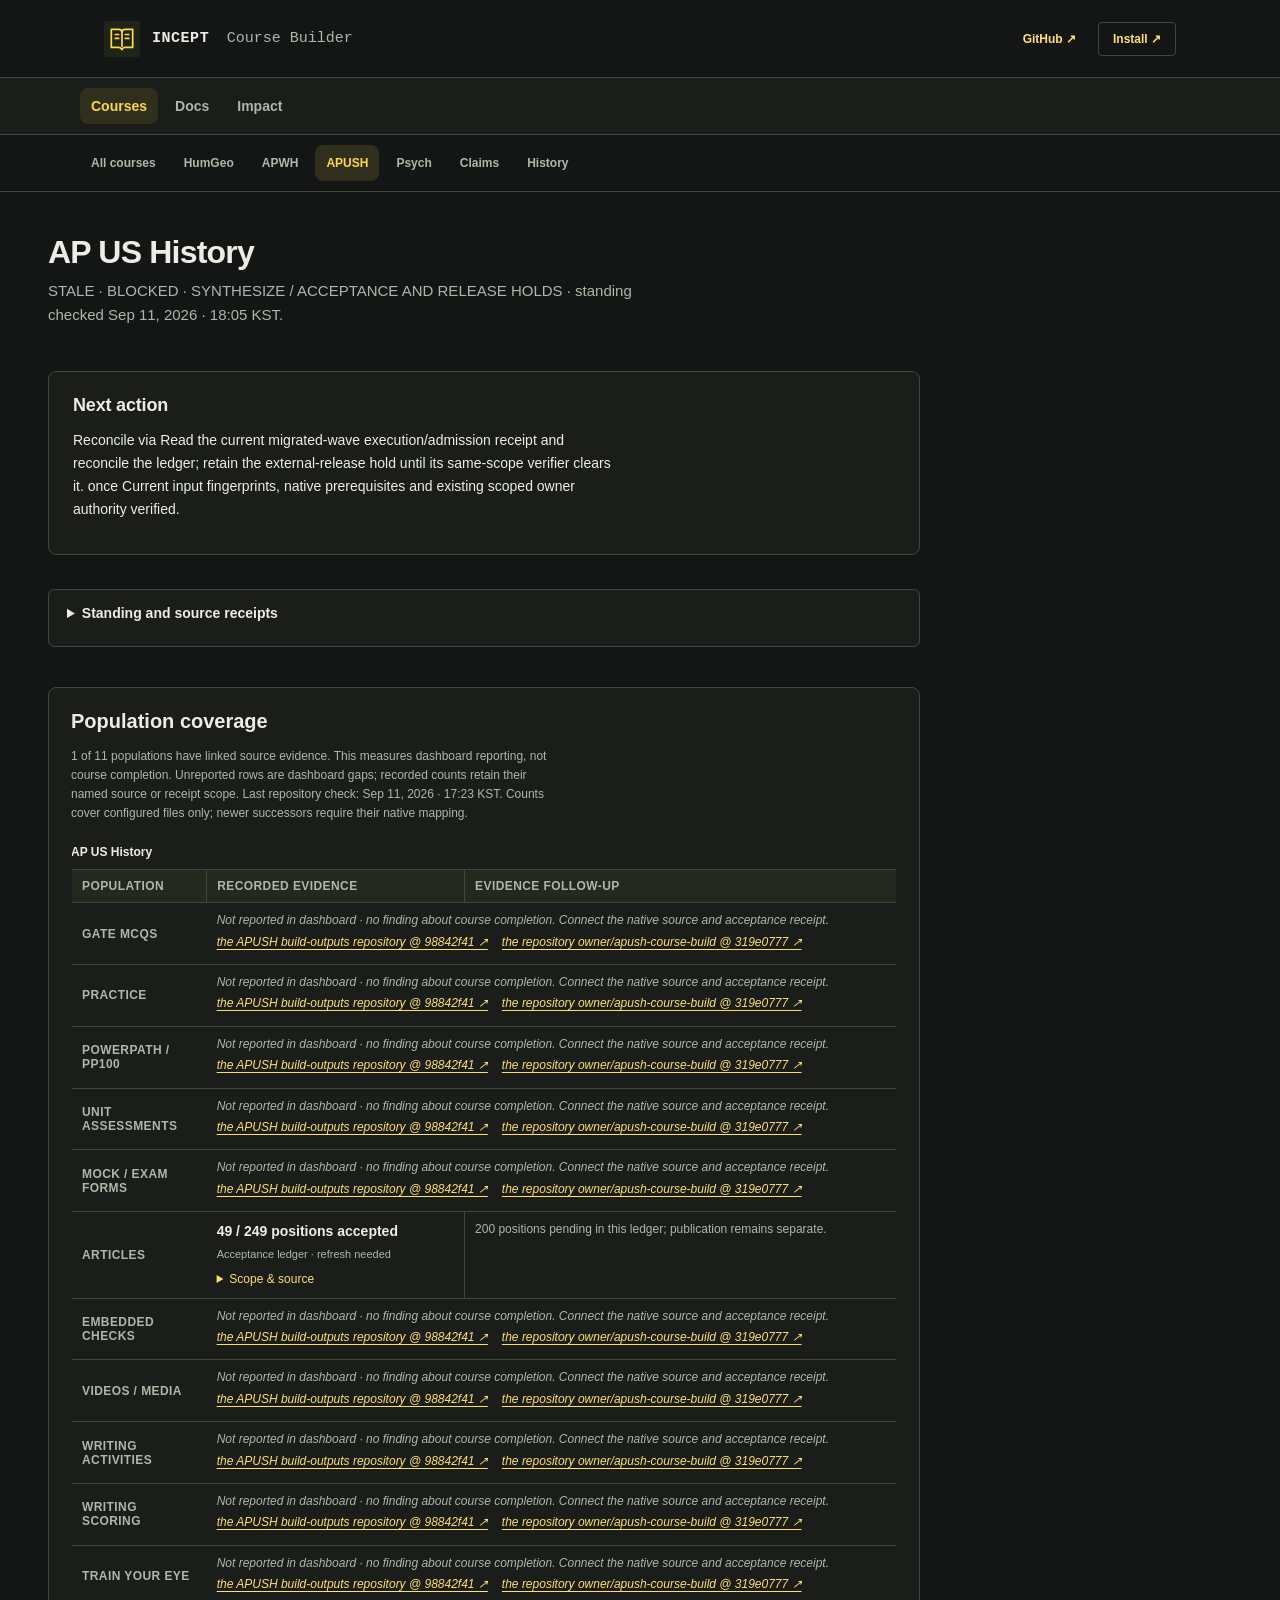
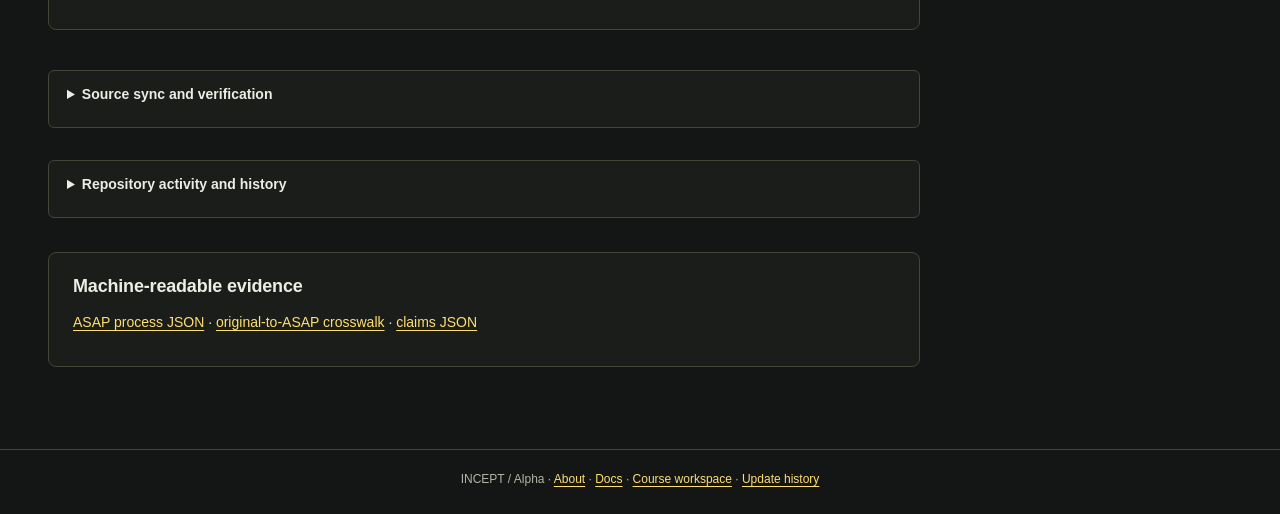
<file: apush.html>
<!doctype html>
<html lang="en">
<head><meta charset="utf-8"><meta name="viewport" content="width=device-width,initial-scale=1"><title>AP US History</title><link rel="stylesheet" href="style.css?v=20260910-reorganized"></head>
<body class="course-page">
<a class="skip-link" href="#main-content">Skip to content</a>
<header class="site-header"><a class="site-identity" href="index.html"><img src="incept-mark.svg" width="36" height="36" alt=""><strong>INCEPT <span>Course Builder</span></strong></a><div class="site-header-actions"><a href="https://github.com/joshuadurey-del/incept-course-builder">GitHub ↗</a><a href="about.html#install" class="header-install">Install <span aria-hidden="true">↗</span></a></div></header>
<nav aria-label="Main navigation"><a href="courses.html" class="active">Courses</a><a href="docs.html">Docs</a><a href="economics.html">Impact</a></nav><nav class="section-nav" aria-label="Course navigation"><a href="courses.html">All courses</a><a href="humgeo.html">HumGeo</a><a href="apwh.html">APWH</a><a href="apush.html" aria-current="page" class="active">APUSH</a><a href="psych.html">Psych</a><a href="claims.html">Claims</a><a href="updates.html">History</a></nav>
<main id="main-content" tabindex="-1">
  <h1>AP US History</h1>
  <p class="sub">Loading the current source check from <a href="data.json">data.json</a>…</p>

  <section><h2>Next action</h2><p data-course-next>Loading the current next action from the claims manifest…</p></section>
<details class="workspace-tools"><summary>Standing and source receipts</summary><section data-gate-evidence="apush"><noscript>Enable JavaScript to view the re-earned position.</noscript></section></details>
<div data-population-coverage="apush"><p role="status">Loading population evidence…</p><noscript>Read population_coverage in <a href="data.json">data.json</a>.</noscript></div>
<details class="workspace-tools"><summary>Source sync and verification</summary><div data-source-sync></div></details>

  <details class="workspace-tools"><summary>Repository activity and history</summary><aside class="course-activity" aria-labelledby="activity-title-apush"><h2 id="activity-title-apush">Repository activity</h2><p>Verified public repository events, newest first.</p><ol class="update-list" data-update-list data-course="apush" data-limit="4" data-event-only aria-live="polite"></ol></aside><section><h2>Receipt-by-receipt chronology</h2><p class="sub">Historical rows retain their timestamp and scope; current state is the re-earned position above.</p><ol class="update-list update-list-full" data-update-list data-course="apush" aria-live="polite"></ol></section></details>
  <section><h2>Machine-readable evidence</h2><p><a href="process.json">ASAP process JSON</a> · <a href="crosswalk.json">original-to-ASAP crosswalk</a> · <a href="data.json">claims JSON</a></p></section>
</main>
<footer>INCEPT / Alpha · <a href="about.html">About</a> · <a href="docs.html">Docs</a> · <a href="courses.html">Course workspace</a> · <a href="updates.html">Update history</a></footer>
<script type="module">await import(`./updates.js?v=${Date.now()}`); await import(`./timeline.js?v=${Date.now()}`);</script>
</body></html>
</file>
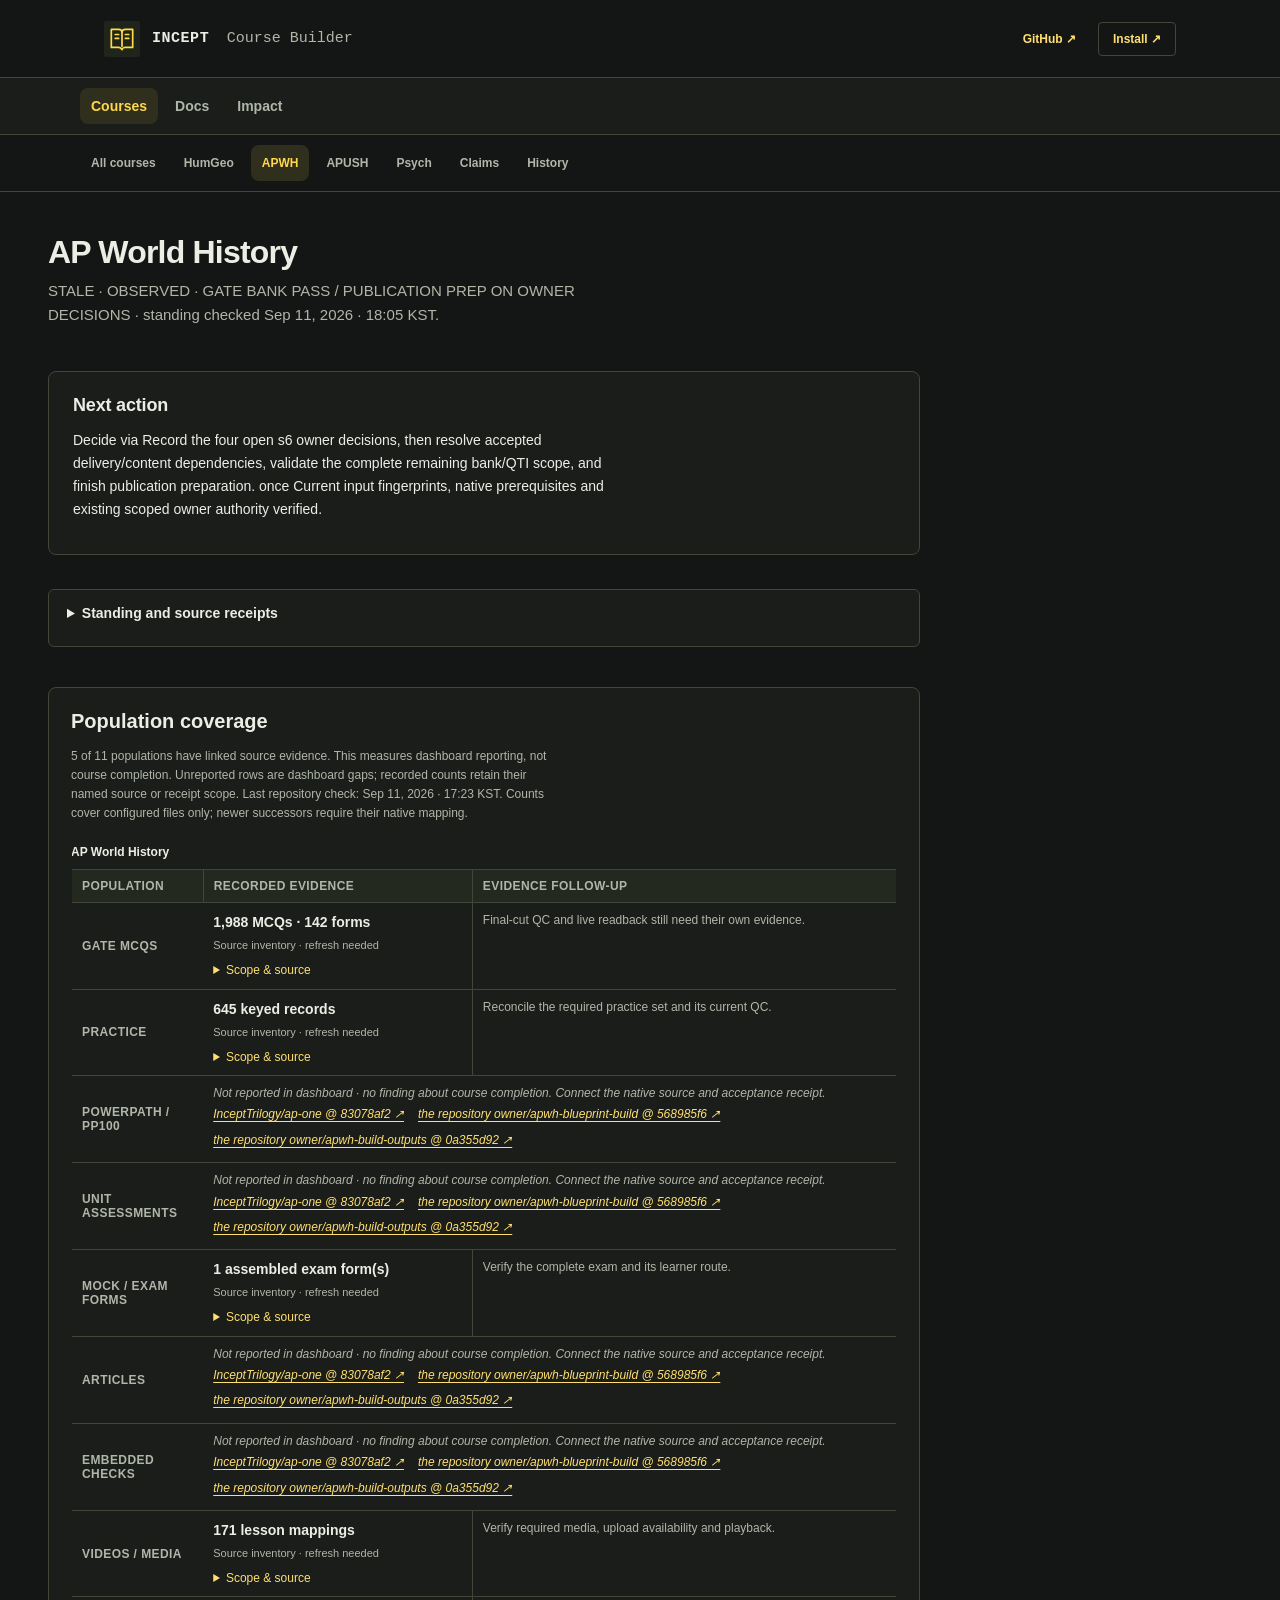
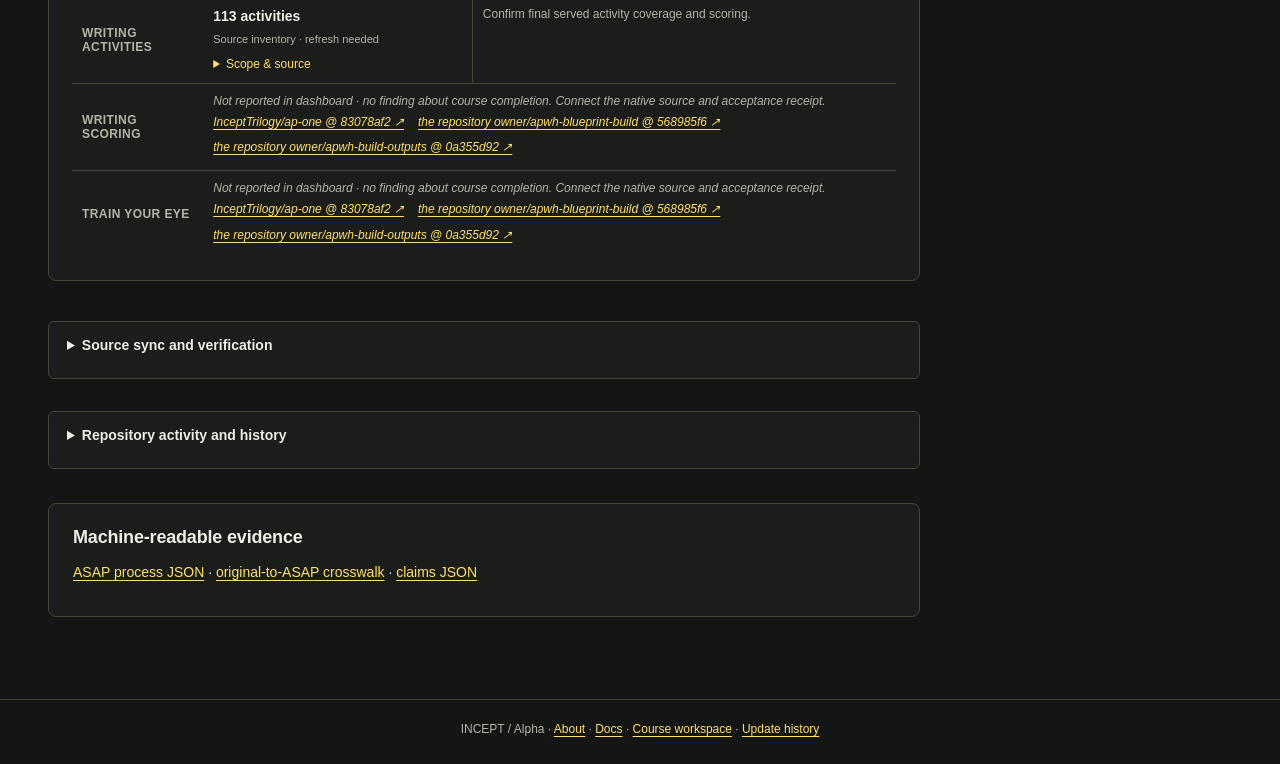
<file: apwh.html>
<!doctype html>
<html lang="en">
<head><meta charset="utf-8"><meta name="viewport" content="width=device-width,initial-scale=1"><title>AP World History</title><link rel="stylesheet" href="style.css?v=20260910-reorganized"></head>
<body class="course-page">
<a class="skip-link" href="#main-content">Skip to content</a>
<header class="site-header"><a class="site-identity" href="index.html"><img src="incept-mark.svg" width="36" height="36" alt=""><strong>INCEPT <span>Course Builder</span></strong></a><div class="site-header-actions"><a href="https://github.com/joshuadurey-del/incept-course-builder">GitHub ↗</a><a href="about.html#install" class="header-install">Install <span aria-hidden="true">↗</span></a></div></header>
<nav aria-label="Main navigation"><a href="courses.html" class="active">Courses</a><a href="docs.html">Docs</a><a href="economics.html">Impact</a></nav><nav class="section-nav" aria-label="Course navigation"><a href="courses.html">All courses</a><a href="humgeo.html">HumGeo</a><a href="apwh.html" aria-current="page" class="active">APWH</a><a href="apush.html">APUSH</a><a href="psych.html">Psych</a><a href="claims.html">Claims</a><a href="updates.html">History</a></nav>
<main id="main-content" tabindex="-1">
  <h1>AP World History</h1>
  <p class="sub">Loading the current source check from <a href="data.json">data.json</a>…</p>

  <section><h2>Next action</h2><p data-course-next>Loading the current next action from the claims manifest…</p></section>
<details class="workspace-tools"><summary>Standing and source receipts</summary><section data-gate-evidence="apwh"><noscript>Enable JavaScript to view the re-earned position.</noscript></section></details>
<div data-population-coverage="apwh"><p role="status">Loading population evidence…</p><noscript>Read population_coverage in <a href="data.json">data.json</a>.</noscript></div>
<details class="workspace-tools"><summary>Source sync and verification</summary><div data-source-sync></div></details>

  <details class="workspace-tools"><summary>Repository activity and history</summary><aside class="course-activity" aria-labelledby="activity-title-apwh"><h2 id="activity-title-apwh">Repository activity</h2><p>Verified public repository events, newest first.</p><ol class="update-list" data-update-list data-course="apwh" data-limit="4" data-event-only aria-live="polite"></ol></aside><section><h2>Receipt-by-receipt chronology</h2><p class="sub">Historical rows retain their timestamp and scope; current state is the re-earned position above.</p><ol class="update-list update-list-full" data-update-list data-course="apwh" aria-live="polite"></ol></section></details>
  <section><h2>Machine-readable evidence</h2><p><a href="process.json">ASAP process JSON</a> · <a href="crosswalk.json">original-to-ASAP crosswalk</a> · <a href="data.json">claims JSON</a></p></section>
</main>
<footer>INCEPT / Alpha · <a href="about.html">About</a> · <a href="docs.html">Docs</a> · <a href="courses.html">Course workspace</a> · <a href="updates.html">Update history</a></footer>
<script type="module">await import(`./updates.js?v=${Date.now()}`); await import(`./timeline.js?v=${Date.now()}`);</script>
</body></html>
</file>
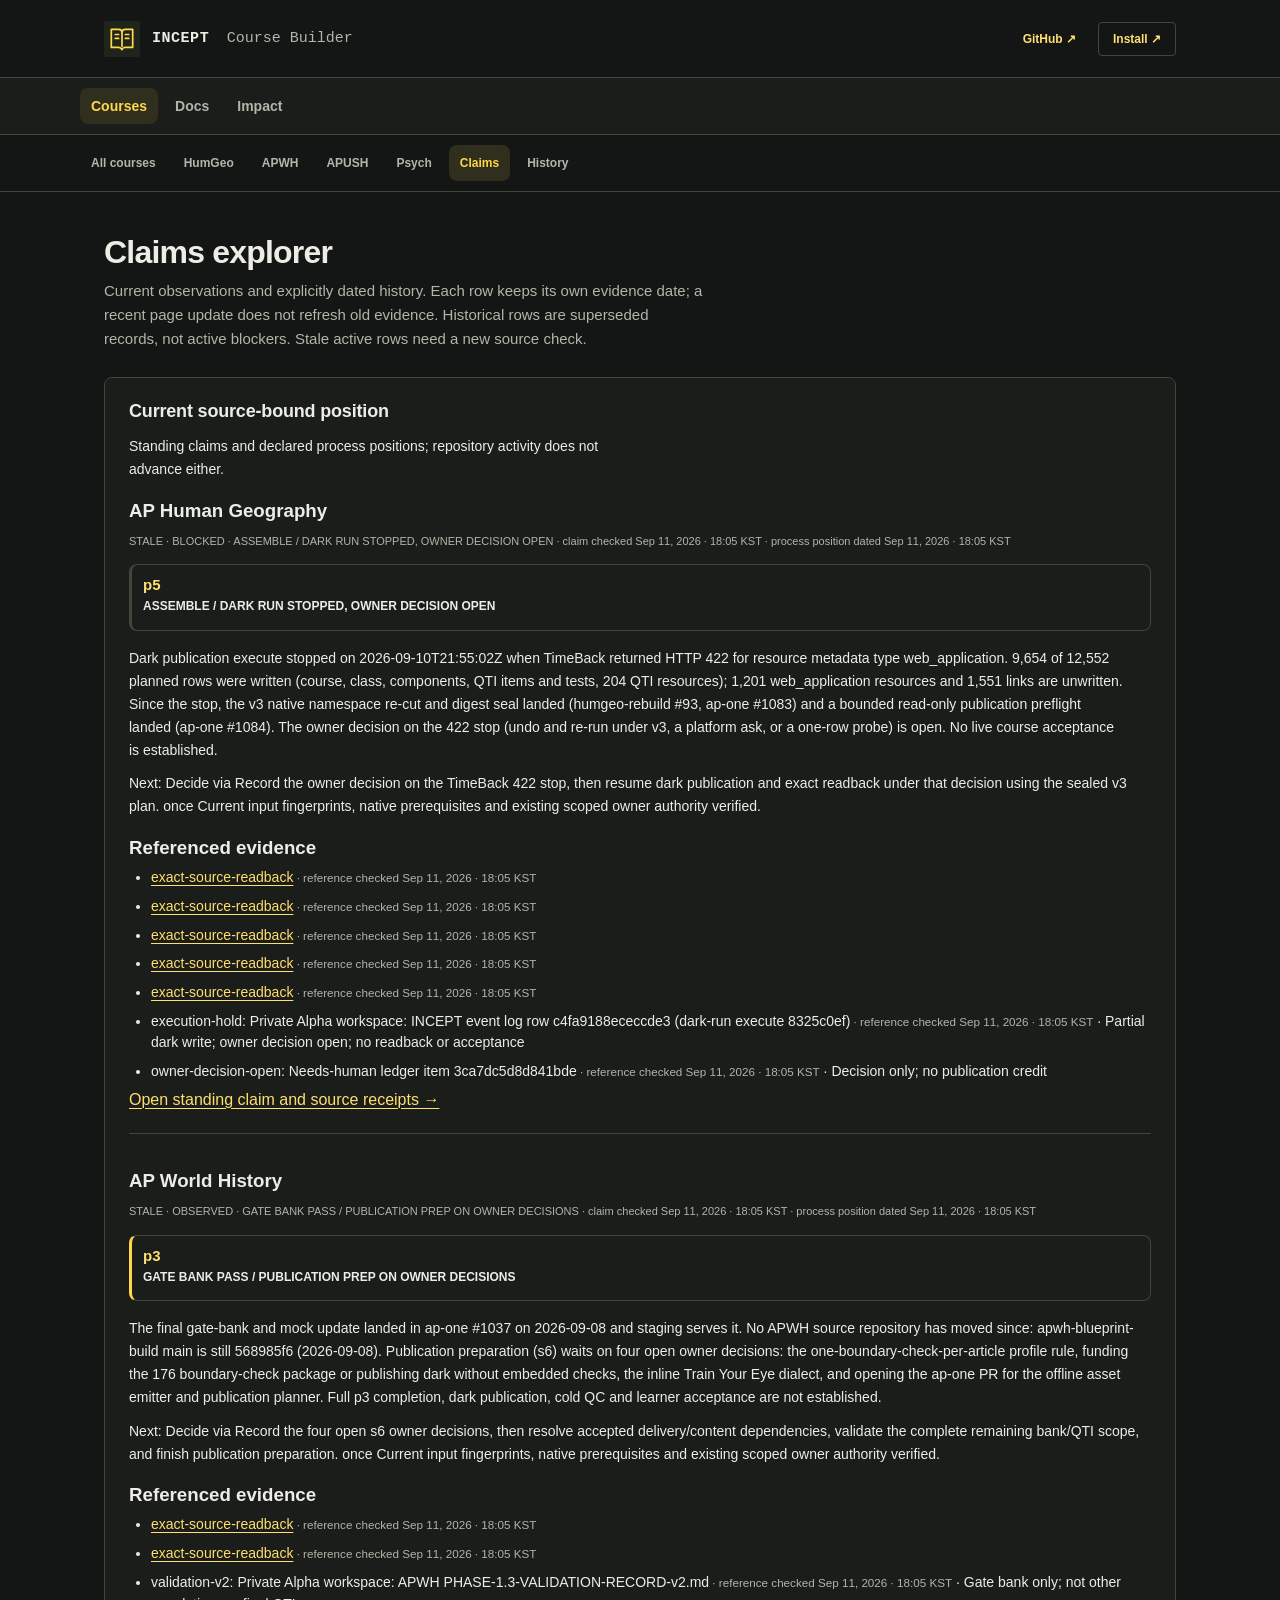
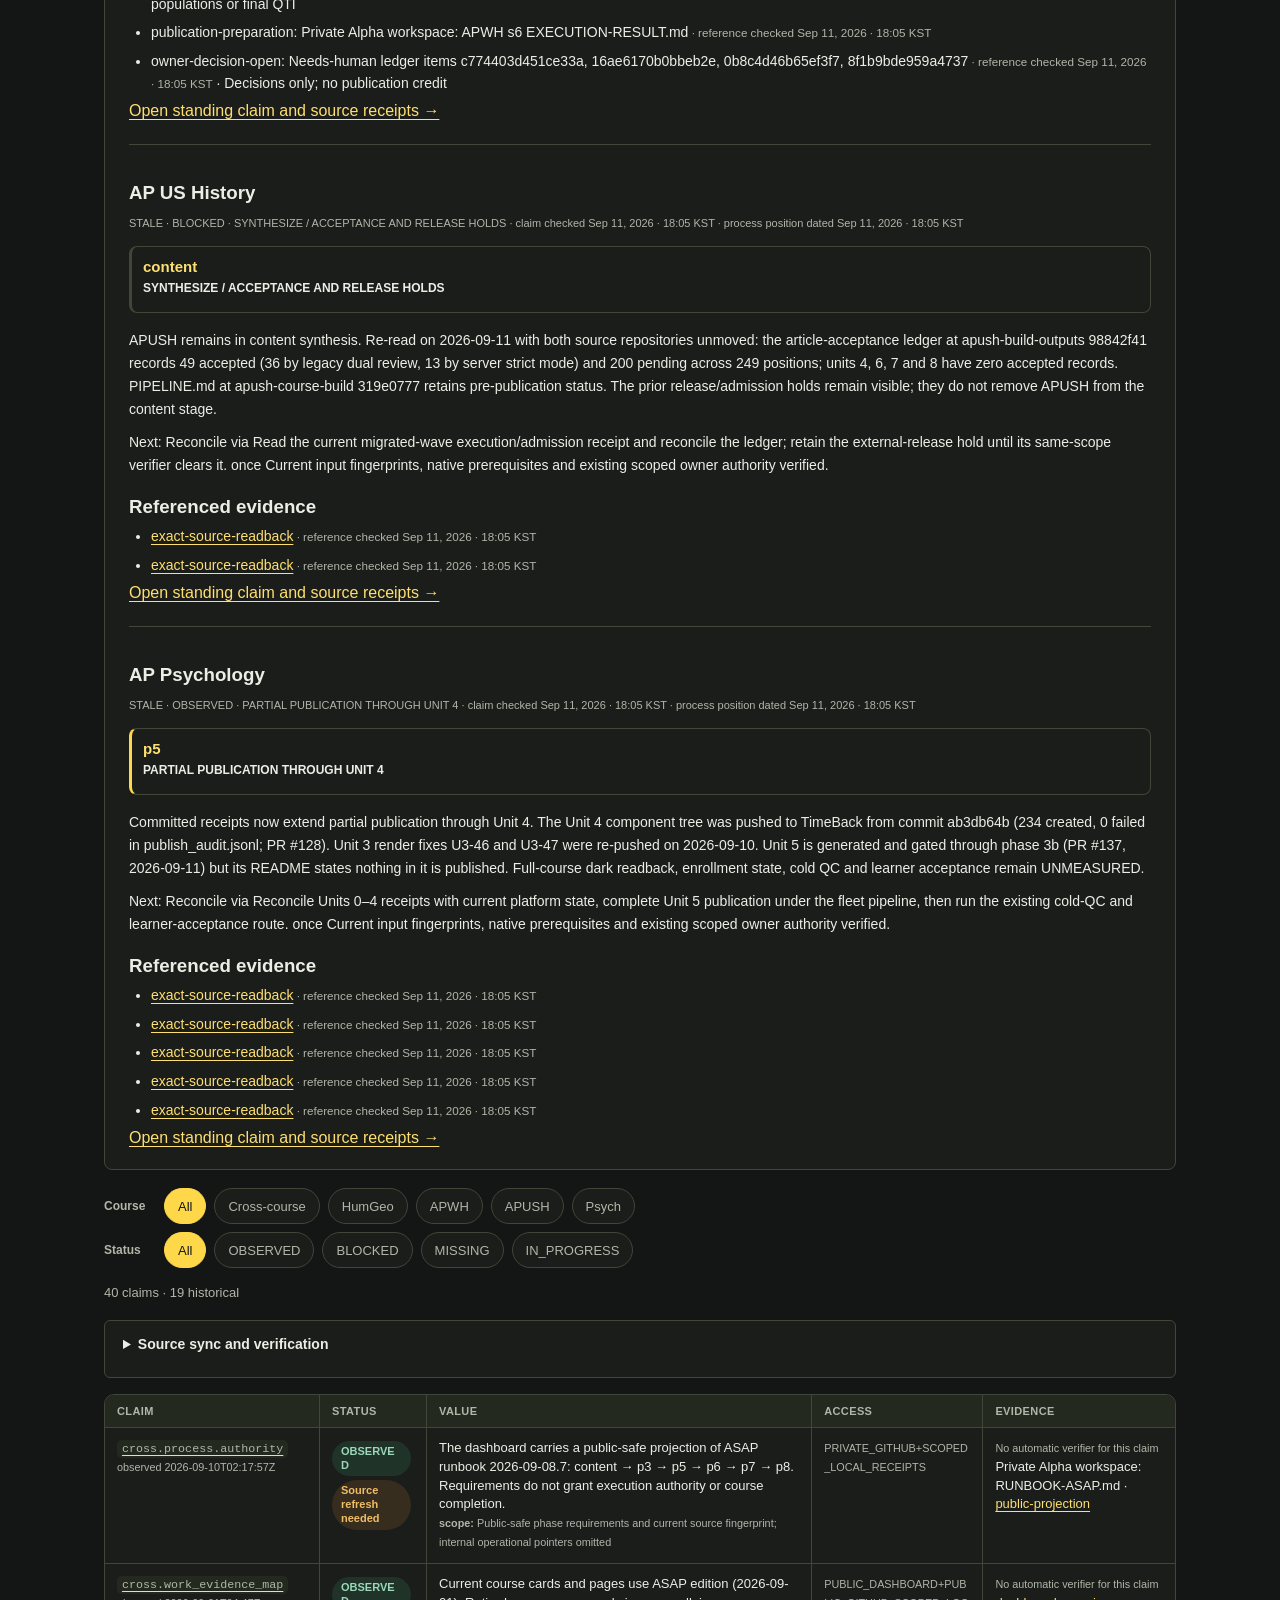
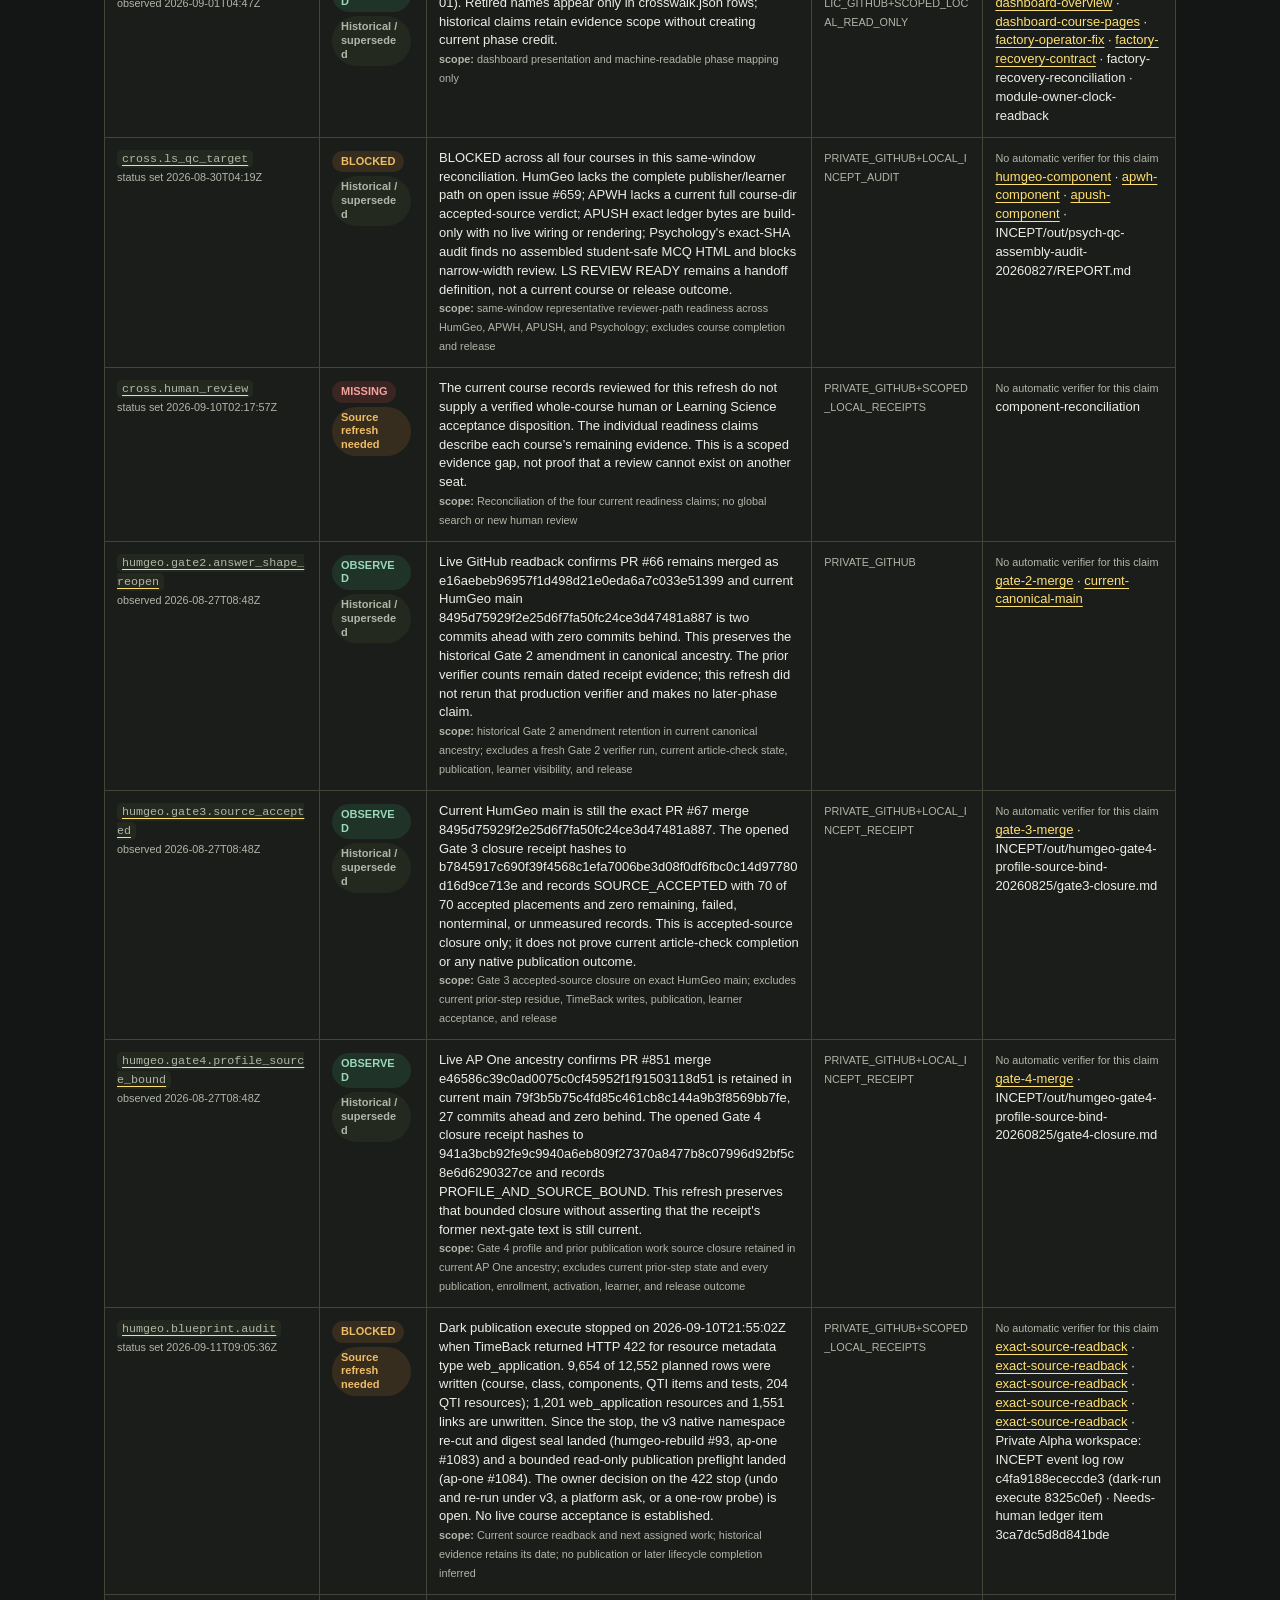
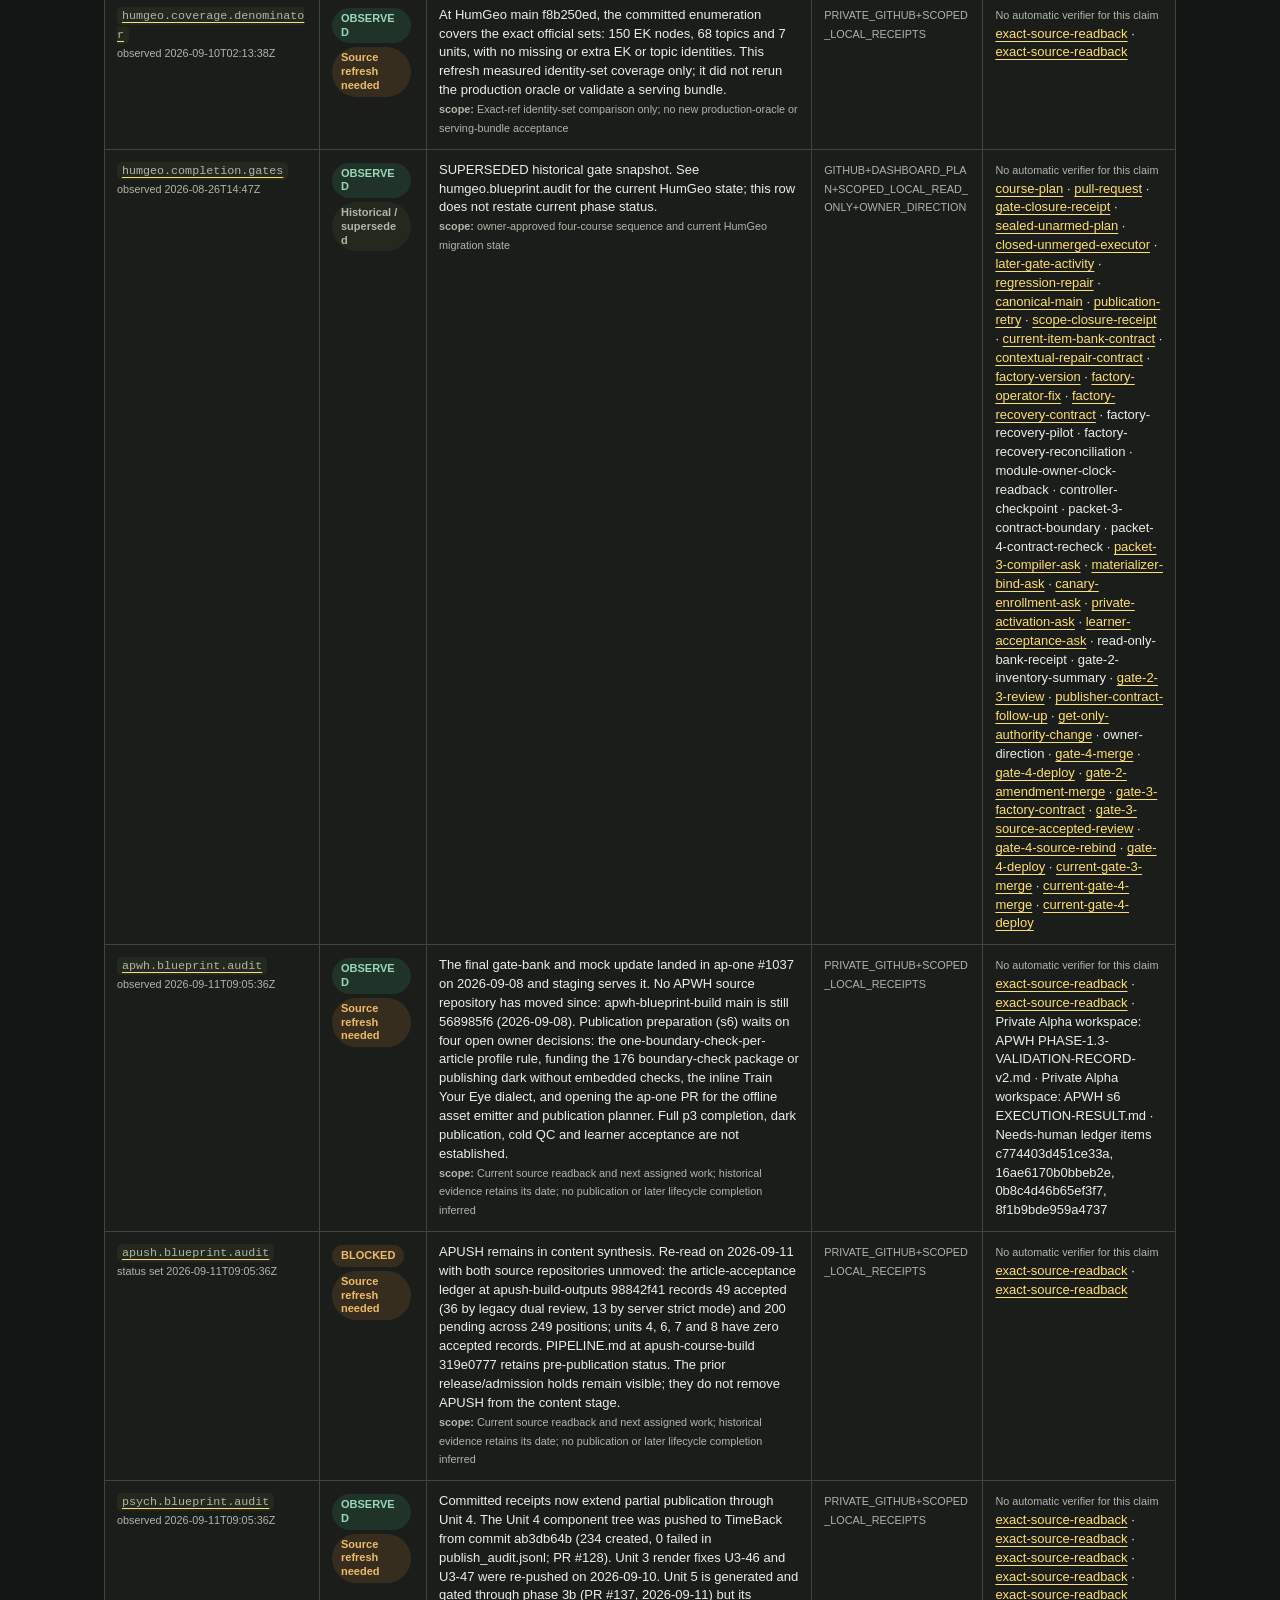
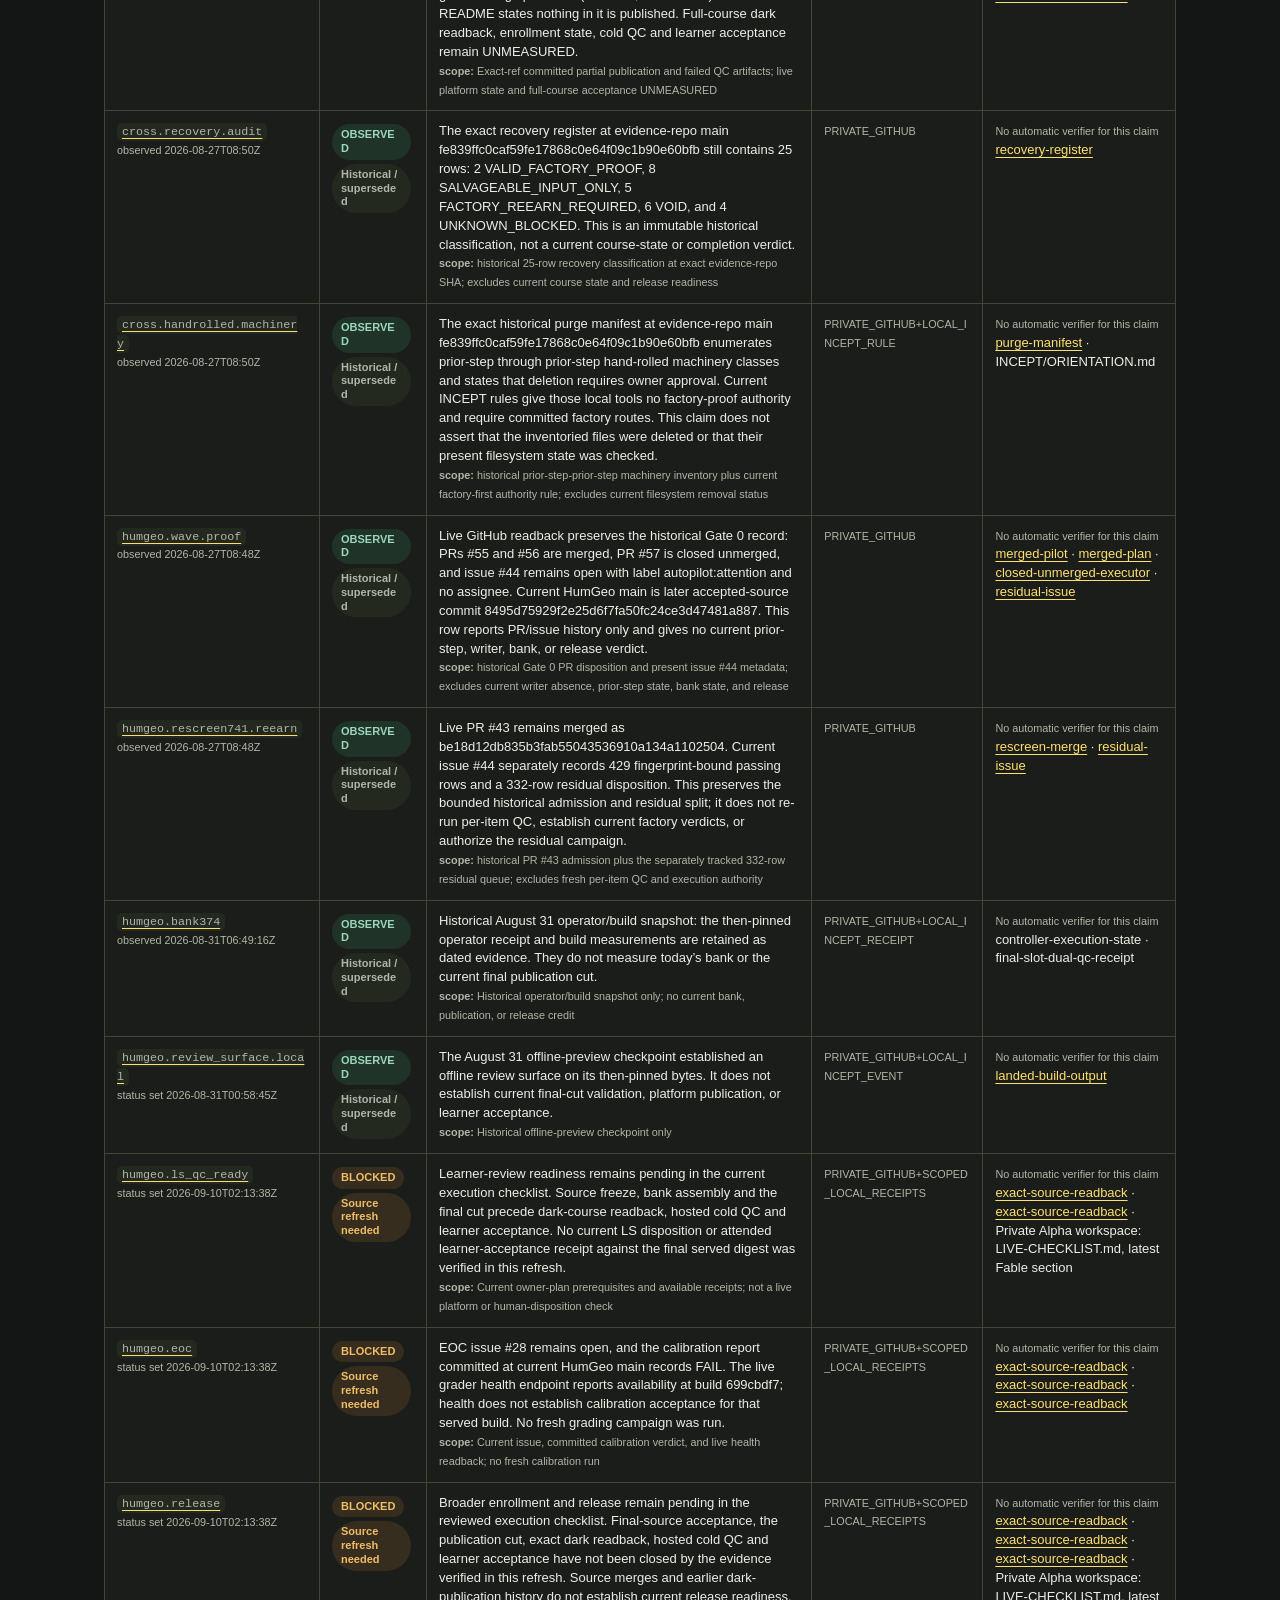
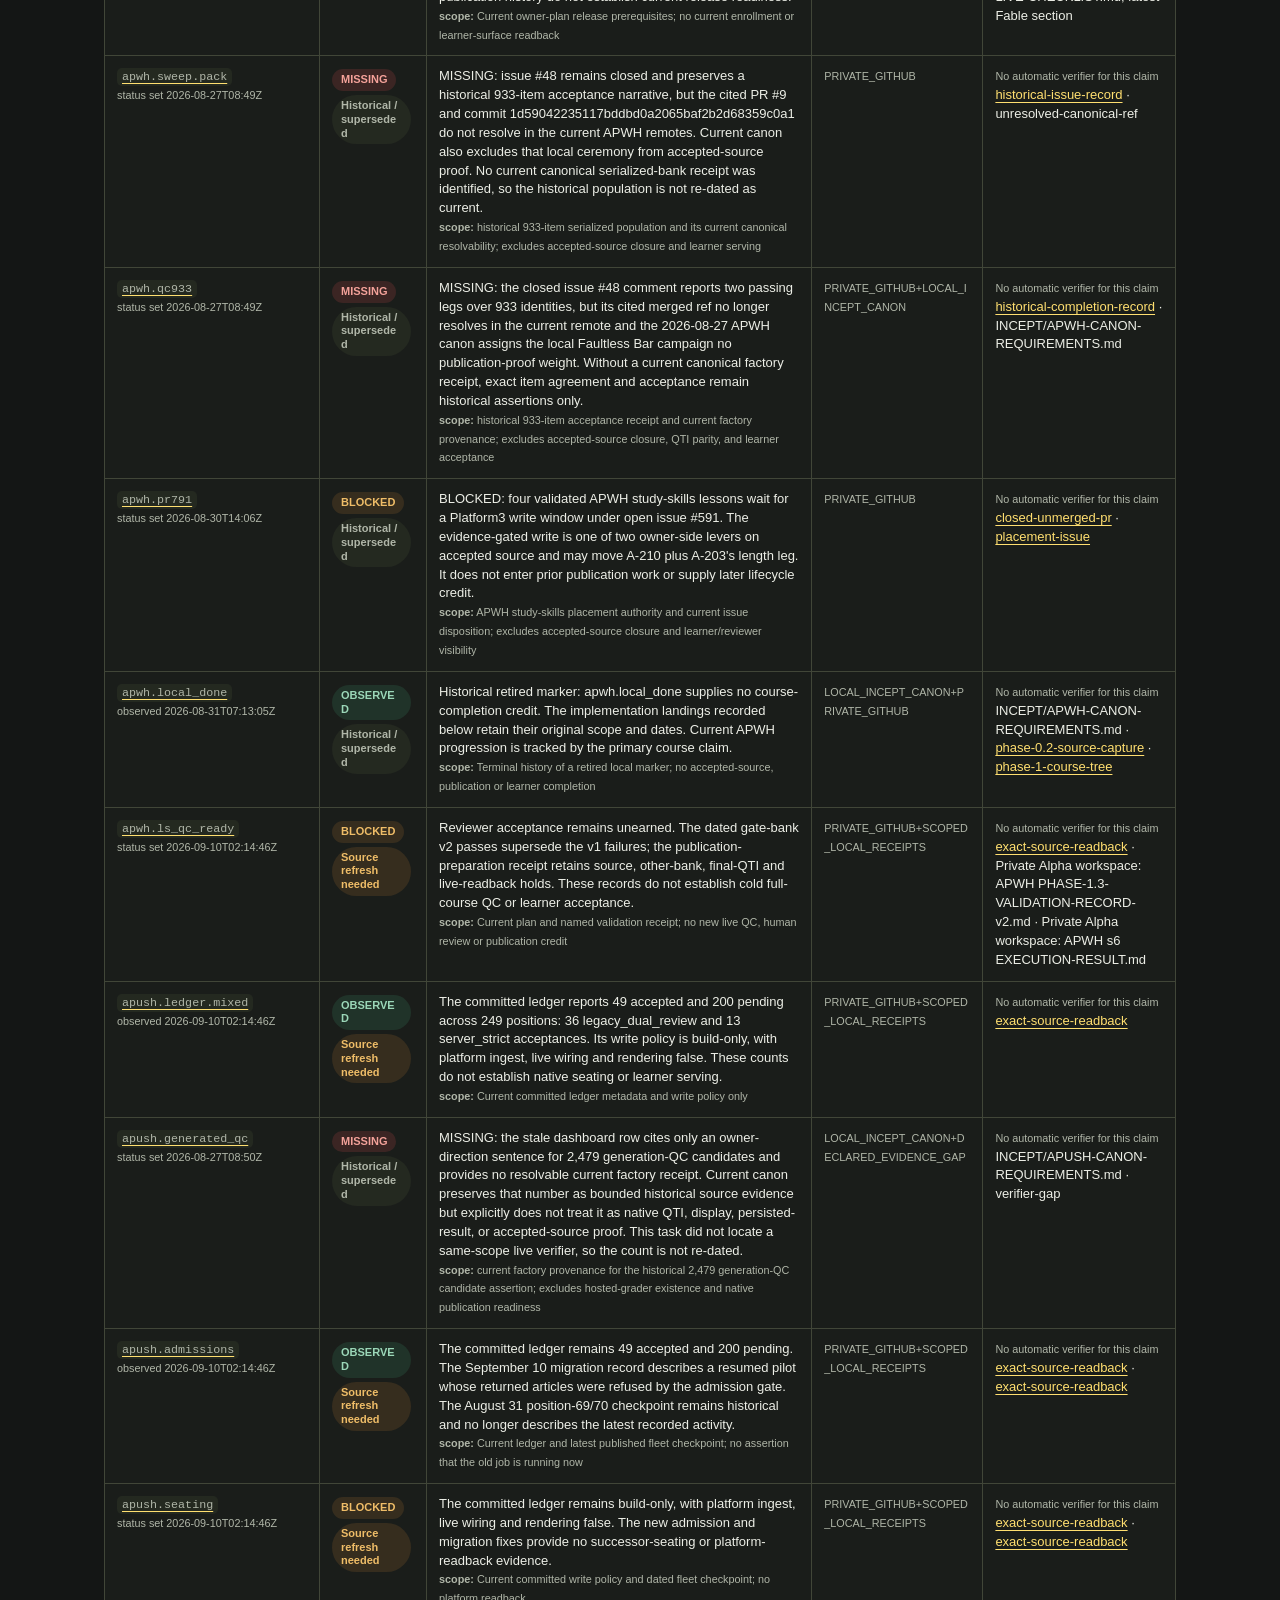
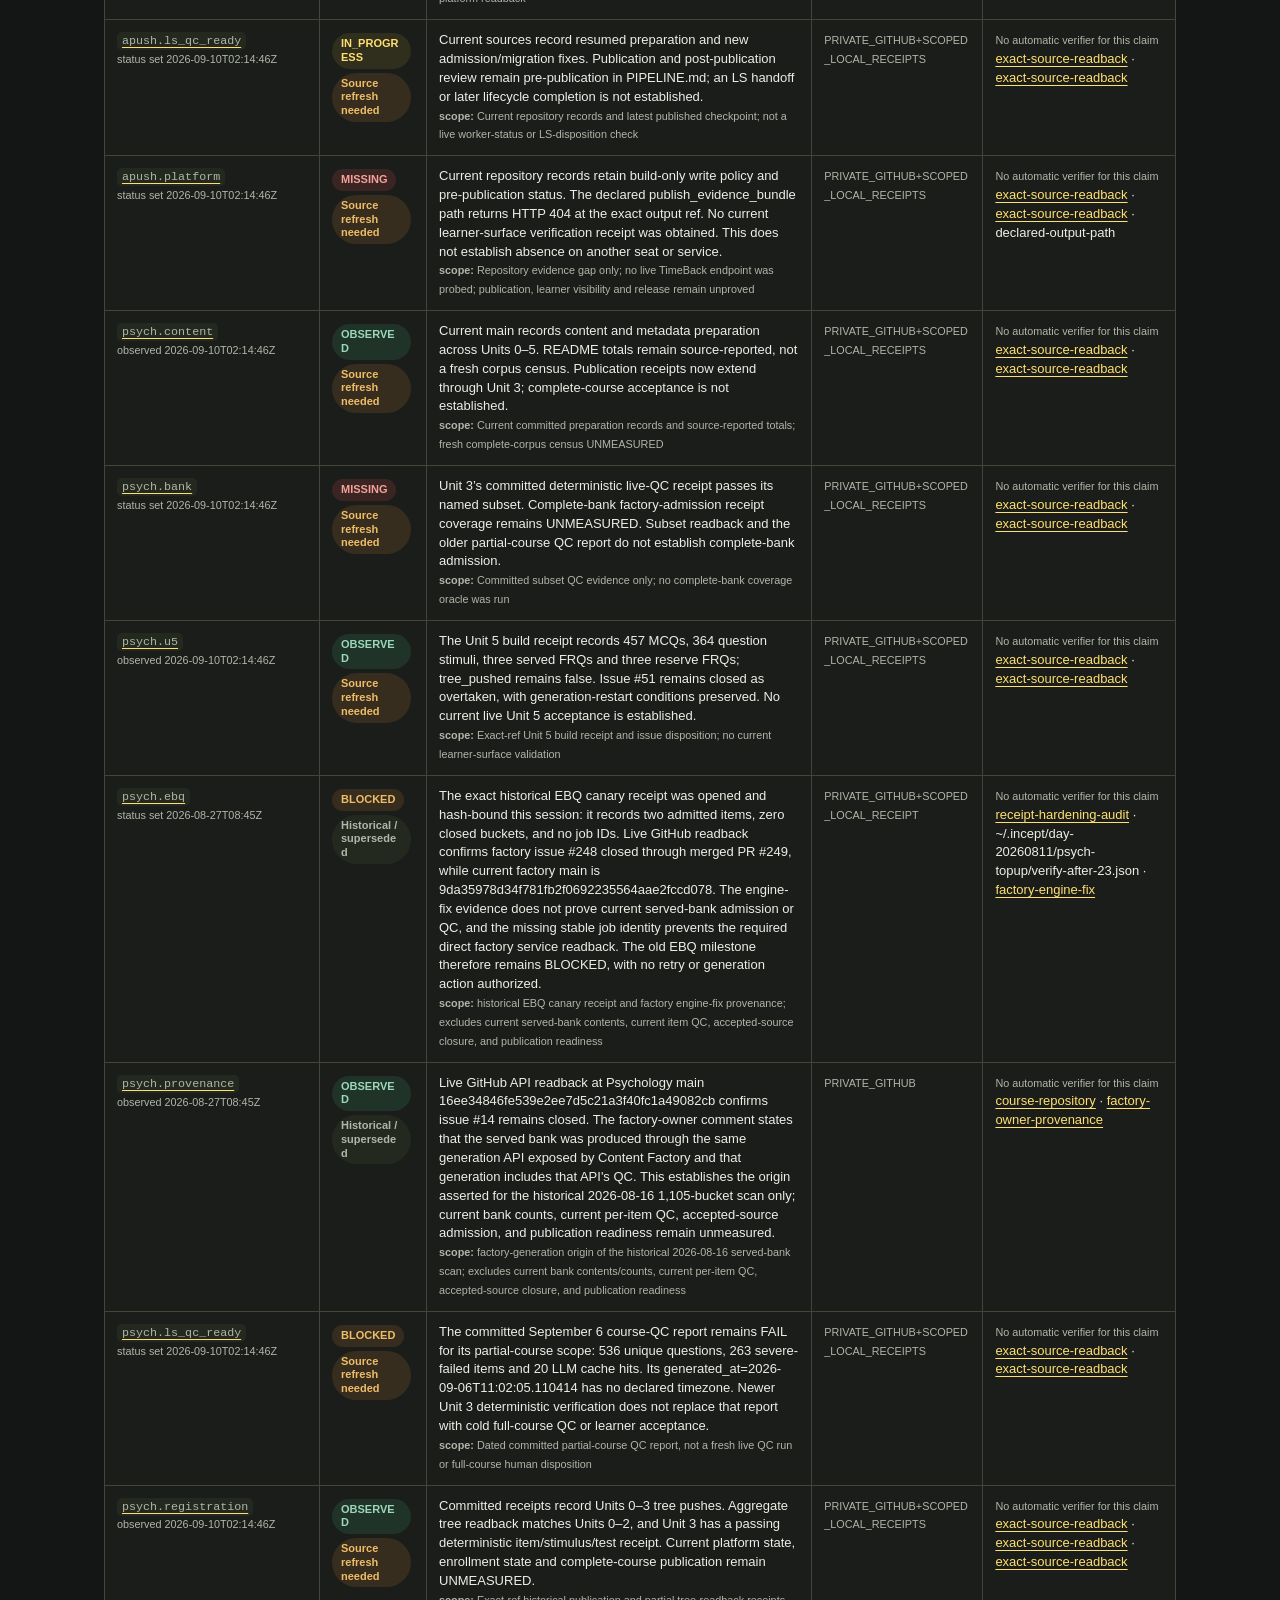
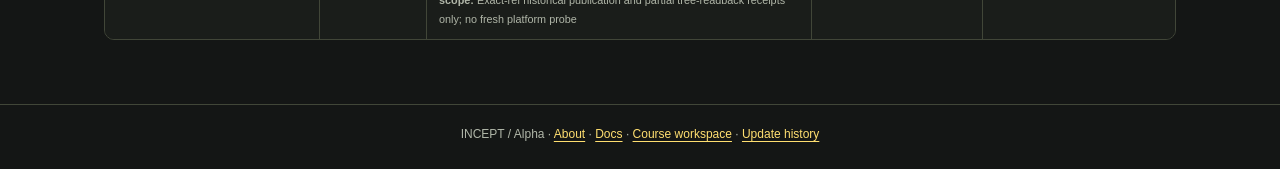
<file: claims.html>
<!doctype html><html lang="en"><head><meta charset="utf-8"><meta name="viewport" content="width=device-width,initial-scale=1">
<title>Claims explorer</title><link rel="stylesheet" href="style.css?v=20260910-reorganized"></head><body class="claims-page">
<a class="skip-link" href="#main-content">Skip to content</a>
<header class="site-header"><a class="site-identity" href="index.html"><img src="incept-mark.svg" width="36" height="36" alt=""><strong>INCEPT <span>Course Builder</span></strong></a><div class="site-header-actions"><a href="https://github.com/joshuadurey-del/incept-course-builder">GitHub ↗</a><a href="about.html#install" class="header-install">Install <span aria-hidden="true">↗</span></a></div></header>
<nav aria-label="Main navigation"><a href="courses.html" class="active">Courses</a><a href="docs.html">Docs</a><a href="economics.html">Impact</a></nav><nav class="section-nav" aria-label="Course navigation"><a href="courses.html">All courses</a><a href="humgeo.html">HumGeo</a><a href="apwh.html">APWH</a><a href="apush.html">APUSH</a><a href="psych.html">Psych</a><a href="claims.html" aria-current="page" class="active">Claims</a><a href="updates.html">History</a></nav><main id="main-content" tabindex="-1"><h1>Claims explorer</h1><p class="sub">Current observations and explicitly dated history. Each row keeps its own evidence date; a recent page update does not refresh old evidence. Historical rows are superseded records, not active blockers. Stale active rows need a new source check.</p>
<section data-phase-summary><noscript>Enable JavaScript to view each course's current runbook position.</noscript></section>
<div class="filter-block"><span class="filter-label">Course</span><div class="filters" id="courseF" role="group" aria-label="Filter by course"></div></div>
<div class="filter-block"><span class="filter-label">Status</span><div class="filters" id="statusF" role="group" aria-label="Filter by status"></div></div>
<p id="resultCount" class="result-count" aria-live="polite"></p>
<details class="workspace-tools"><summary>Source sync and verification</summary><div data-source-sync></div></details><table id="tbl"><tr><th>Claim</th><th>Status</th><th>Value</th><th>Access</th><th>Evidence</th></tr></table>
<script>
const SC={OBSERVED:'b-green',PLANNED:'b-blue',BLOCKED:'b-amber',MISSING:'b-red',DERIVED:'b-purple',IN_PROGRESS:'b-blue'};
let DATA=null, course='All', status='All';
fetch('data.json',{cache:'no-store'}).then(r=>{
 if(!r.ok) throw new Error('data.json returned '+r.status);
 return r.json();
}).then(d=>{
 if(!Array.isArray(d.claims)||!d.claims.every(c=>c && typeof c.claim_id==='string' && typeof c.section==='string' && typeof c.status==='string')) throw new Error('Invalid claims schema');
 DATA=d;mkFilters();render();jump();
}).catch(()=>{document.getElementById('resultCount').textContent='Claims unavailable. Open data.json directly; no historical fallback is shown.';});
const esc=v=>String(v??'').replace(/[&<>"']/g,c=>({'&':'&amp;','<':'&lt;','>':'&gt;','"':'&quot;',"'":'&#39;'}[c]));
const safeUrl=v=>{try{const u=new URL(v,location.href);return /^https?:$/.test(u.protocol)?esc(u.href):'';}catch{return '';}};
function jump(){
 const id=decodeURIComponent(location.hash.slice(1));
 if(!id) return;
 const row=document.getElementById(id);
 if(!row) return;
 row.scrollIntoView({block:'center'});
 row.style.outline='3px solid #2558d8';
 setTimeout(()=>{row.style.outline='';},4000);
}
window.addEventListener('hashchange',jump);
document.addEventListener('ap4-state-changed',()=>{if(DATA && globalThis.AP4_DASHBOARD?.data){DATA=AP4_DASHBOARD.data;render();}});
function mkFilters(){
 const cs=['All',...new Set(DATA.claims.map(c=>c.section))];
 const ss=['All',...new Set(DATA.claims.map(c=>c.status))];
 for(const [container,values,kind] of [['courseF',cs,'c'],['statusF',ss,'s']]){
  const root=document.getElementById(container);
  values.forEach(value=>{const b=document.createElement('button');b.type='button';b.id=kind+'-'+value;b.textContent=value;b.setAttribute('aria-pressed','false');b.onclick=()=>{if(kind==='c')course=value;else status=value;render();};root.appendChild(b);});
 }
}
function render(){
 document.querySelectorAll('.filters button').forEach(b=>b.classList.remove('on'));
 document.getElementById('c-'+course)?.classList.add('on');
 document.getElementById('s-'+status)?.classList.add('on');
 document.querySelectorAll('.filters button').forEach(b=>b.setAttribute('aria-pressed',String(b.classList.contains('on'))));
 const rows=DATA.claims.filter(c=>(course==='All'||c.section===course)&&(status==='All'||c.status===status));
 document.getElementById('resultCount').textContent=`${rows.length} claims · ${rows.filter(c=>c.settled).length} historical`;
 document.getElementById('tbl').innerHTML='<tr><th>Claim</th><th>Status</th><th>Value</th><th>Access</th><th>Evidence</th></tr>'+
  rows.map(c=>{
   const ev=(c.evidence||[]).map(e=>e.url&&safeUrl(e.url)?`<a href="${safeUrl(e.url)}" target="_blank" rel="noopener">${esc(e.type)}</a>`:esc(e.location||e.type||e.id||'')).join(' · ');
   const source=DATA.source_sync?.claims?.[c.claim_id];
   const sourceLabel=!source?'Source sync not recorded':source.status==='NO_AUTOMATIC_VERIFIER'?'No automatic verifier for this claim':source.checks.some(e=>e.status==='SOURCE_CHANGED')?'Bound source changed; reconcile claim':source.checks.some(e=>e.status==='UNAVAILABLE')?'Source check unavailable':'Bound file bytes unchanged; acceptance date retained';
   const date=c.observed_at||c.status_at;
   const when=date?`${c.observed_at?'observed':'status set'} ${esc(date)}`:'no row date';
   const old=!c.settled && (!date || !Number.isFinite(Date.parse(date)) || Date.now()-Date.parse(date)>(c.freshness_limit_hours||48)*3600000);
   return `<tr id="claim-${esc(c.claim_id)}"><td data-label="Claim"><a href="#claim-${esc(c.claim_id)}"><code>${esc(c.claim_id)}</code></a><br><small>${when}${c.observed_note?` (${esc(c.observed_note)})`:''}</small></td>
   <td data-label="Status"><span class="badge ${SC[c.status]||'b-gray'}">${esc(c.status)}</span>${c.settled?'<br><span class="badge b-gray">Historical / superseded</span>':old?'<br><span class="badge b-amber">Source refresh needed</span>':''}</td>
   <td data-label="Value">${esc(c.value)}${c.scope?`<br><small><b>scope:</b> ${esc(c.scope)}</small>`:''}${c.excluded?.length?`<br><small><b>excluded:</b> ${esc(c.excluded.join('; '))}</small>`:''}</td>
   <td data-label="Access"><small>${esc(c.evidence_access)}</small></td><td data-label="Evidence"><small>${esc(sourceLabel)}</small><br>${ev}</td></tr>`;
  }).join('');
}
</script>
<script type="module">import(`./updates.js?v=${Date.now()}`).then(() => import(`./timeline.js?v=${Date.now()}`))</script></main>
<footer>INCEPT / Alpha · <a href="about.html">About</a> · <a href="docs.html">Docs</a> · <a href="courses.html">Course workspace</a> · <a href="updates.html">Update history</a></footer></body></html>
</file>
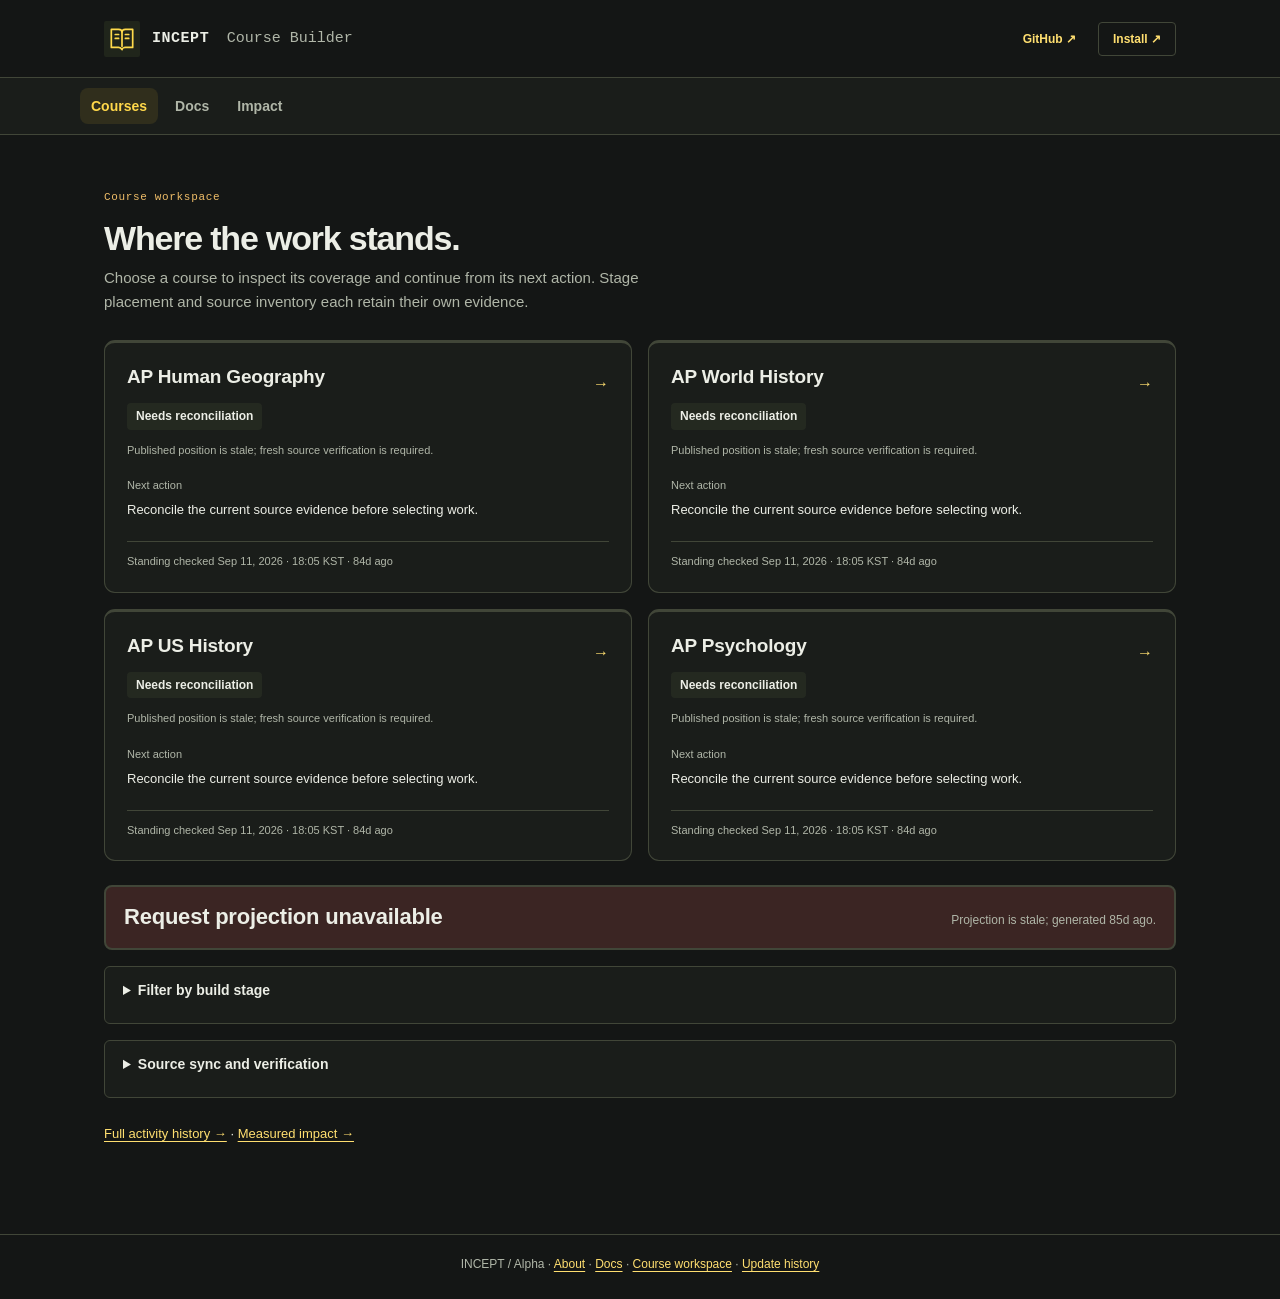
<file: courses.html>
<!doctype html><html lang="en"><head><meta charset="utf-8"><meta name="viewport" content="width=device-width,initial-scale=1"><title>Courses — Incept Course Builder</title><link rel="stylesheet" href="style.css?v=20260910-reorganized"></head><body class="workspace-page"><a class="skip-link" href="#main-content">Skip to content</a><header class="site-header"><a class="site-identity" href="index.html"><img src="incept-mark.svg" width="36" height="36" alt=""><strong>INCEPT <span>Course Builder</span></strong></a><div class="site-header-actions"><a href="https://github.com/joshuadurey-del/incept-course-builder">GitHub ↗</a><a href="about.html#install" class="header-install">Install <span aria-hidden="true">↗</span></a></div></header><nav aria-label="Main navigation"><a href="courses.html" class="active" aria-current="page">Courses</a><a href="docs.html">Docs</a><a href="economics.html">Impact</a></nav><main id="main-content" tabindex="-1">
<div class="page-heading"><p class="hero-context">Course workspace</p><h1>Where the work stands.</h1><p class="sub">Choose a course to inspect its coverage and continue from its next action. Stage placement and source inventory each retain their own evidence.</p></div>
<section id="course-release-timeline" class="timeline-sec" aria-label="Course summary"><p role="status">Loading course summaries…</p><noscript><a href="humgeo.html">HumGeo</a> · <a href="apwh.html">APWH</a> · <a href="apush.html">APUSH</a> · <a href="psych.html">Psych</a></noscript></section>
<section id="needs-human-strip" class="needs-human-strip is-loading" aria-live="polite"><h2>Checking recorded decisions…</h2></section>
<details class="workspace-tools"><summary>Filter by build stage</summary><section class="asap-section" aria-labelledby="asap-heading"><div class="section-head"><h2 id="asap-heading">ASAP stages</h2><a href="retro.html">Full runbook →</a></div><p class="asap-intro">Select a stage to filter the course summaries. Open an individual course for population evidence.</p><div id="asap-stage-view" aria-busy="true"><p role="status">Loading stages…</p></div></section></details>
<details class="workspace-tools"><summary>Source sync and verification</summary><div data-source-sync></div><p><a href="claims.html">Inspect standing claims →</a> · <a href="agents.html">Agent-readable data →</a></p></details>
<p class="workspace-history"><a href="updates.html">Full activity history →</a> · <a href="economics.html">Measured impact →</a></p>
<script type="module">await import(`./updates.js?v=${Date.now()}`); await import(`./timeline.js?v=${Date.now()}`);</script></main><footer>INCEPT / Alpha · <a href="about.html">About</a> · <a href="docs.html">Docs</a> · <a href="courses.html">Course workspace</a> · <a href="updates.html">Update history</a></footer></body></html>
</file>
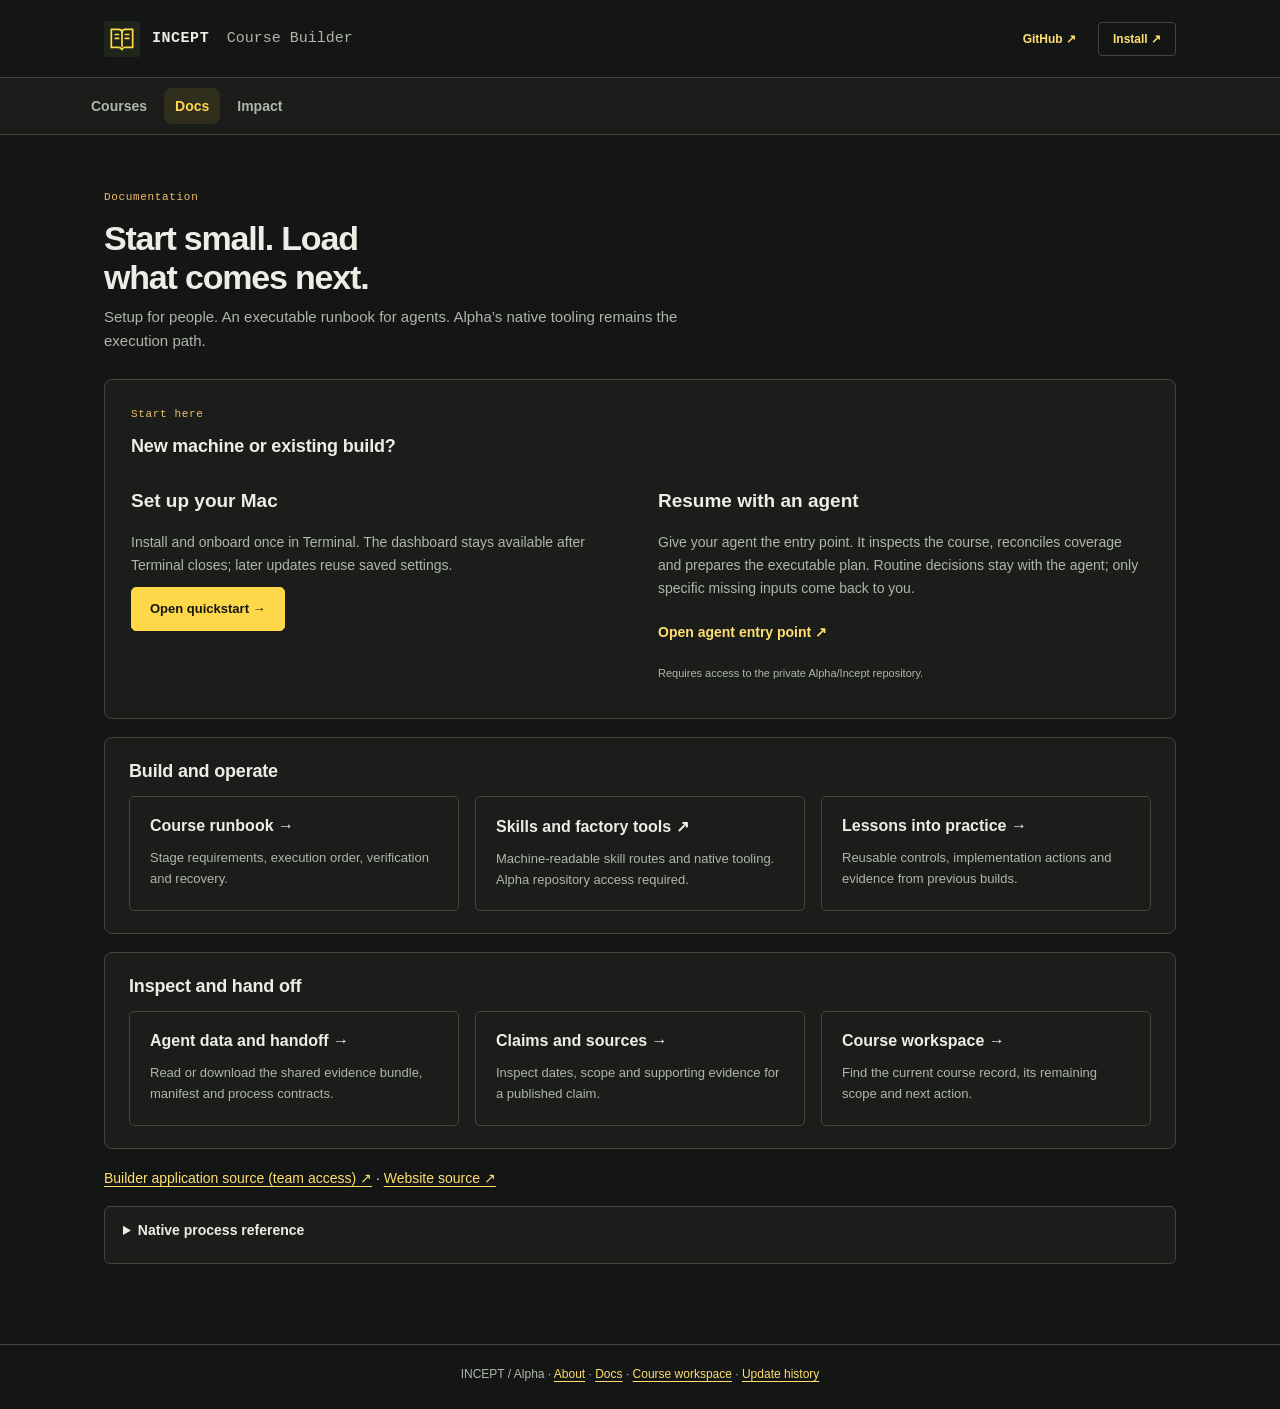
<file: docs.html>
<!doctype html><html lang="en"><head><meta charset="utf-8"><meta name="viewport" content="width=device-width,initial-scale=1"><title>Docs — Incept Course Builder</title><link rel="stylesheet" href="style.css?v=20260910-reorganized"></head><body class="docs-page"><a class="skip-link" href="#main-content">Skip to content</a><header class="site-header"><a class="site-identity" href="index.html"><img src="incept-mark.svg" width="36" height="36" alt=""><strong>INCEPT <span>Course Builder</span></strong></a><div class="site-header-actions"><a href="https://github.com/joshuadurey-del/incept-course-builder">GitHub ↗</a><a href="about.html#install" class="header-install">Install <span aria-hidden="true">↗</span></a></div></header><nav aria-label="Main navigation"><a href="courses.html">Courses</a><a href="docs.html" class="active" aria-current="page">Docs</a><a href="economics.html">Impact</a></nav><main id="main-content" tabindex="-1">
<div class="page-heading"><p class="hero-context">Documentation</p><h1>Start small. Load what comes next.</h1><p class="sub">Setup for people. An executable runbook for agents. Alpha’s native tooling remains the execution path.</p></div>
<section class="docs-start" aria-labelledby="docs-start-title"><p class="hero-context">Start here</p><h2 id="docs-start-title">New machine or existing build?</h2><div class="docs-grid"><article><h3>Set up your Mac</h3><p>Install and onboard once in Terminal. The dashboard stays available after Terminal closes; later updates reuse saved settings.</p><a class="primary-link" href="about.html#install">Open quickstart →</a></article><article><h3>Resume with an agent</h3><p>Give your agent the entry point. It inspects the course, reconciles coverage and prepares the executable plan. Routine decisions stay with the agent; only specific missing inputs come back to you.</p><a class="secondary-link" href="https://github.com/InceptTrilogy/ap-four-course-dashboard/blob/main/course-runbook/START.md">Open agent entry point ↗</a><p class="access-note">Requires access to the private Alpha/Incept repository.</p></article></div></section>
<section aria-labelledby="docs-build-title"><h2 id="docs-build-title">Build and operate</h2><div class="resource-grid">
<a href="retro.html"><h3>Course runbook →</h3><p>Stage requirements, execution order, verification and recovery.</p></a>
<a href="https://github.com/InceptTrilogy/ap-four-course-dashboard/blob/main/course-runbook/factory/skills.json"><h3>Skills and factory tools ↗</h3><p>Machine-readable skill routes and native tooling. Alpha repository access required.</p></a>
<a href="lessons.html"><h3>Lessons into practice →</h3><p>Reusable controls, implementation actions and evidence from previous builds.</p></a>
</div></section>
<section aria-labelledby="docs-evidence-title"><h2 id="docs-evidence-title">Inspect and hand off</h2><div class="resource-grid">
<a href="agents.html"><h3>Agent data and handoff →</h3><p>Read or download the shared evidence bundle, manifest and process contracts.</p></a>
<a href="claims.html"><h3>Claims and sources →</h3><p>Inspect dates, scope and supporting evidence for a published claim.</p></a>
<a href="courses.html"><h3>Course workspace →</h3><p>Find the current course record, its remaining scope and next action.</p></a>
</div></section>
<p><a href="https://github.com/InceptTrilogy/ap-four-course-dashboard">Builder application source (team access) ↗</a> · <a href="https://github.com/joshuadurey-del/incept-course-builder">Website source ↗</a></p>
<details class="workspace-tools"><summary>Native process reference</summary><section id="automation-frontier" class="automation-frontier is-loading" aria-live="polite">Loading the process reference…</section><p><a href="process.json">Public process JSON</a> · <a href="crosswalk.json">Phase crosswalk</a> · <a href="training.json">Content-free corpus register</a> · <a href="https://content-factory.inceptstore.com/#download">Official factory downloads ↗</a></p></details>
<script type="module">await import(`./updates.js?v=${Date.now()}`); await import(`./timeline.js?v=${Date.now()}`);</script></main><footer>INCEPT / Alpha · <a href="about.html">About</a> · <a href="docs.html">Docs</a> · <a href="courses.html">Course workspace</a> · <a href="updates.html">Update history</a></footer></body></html>
</file>
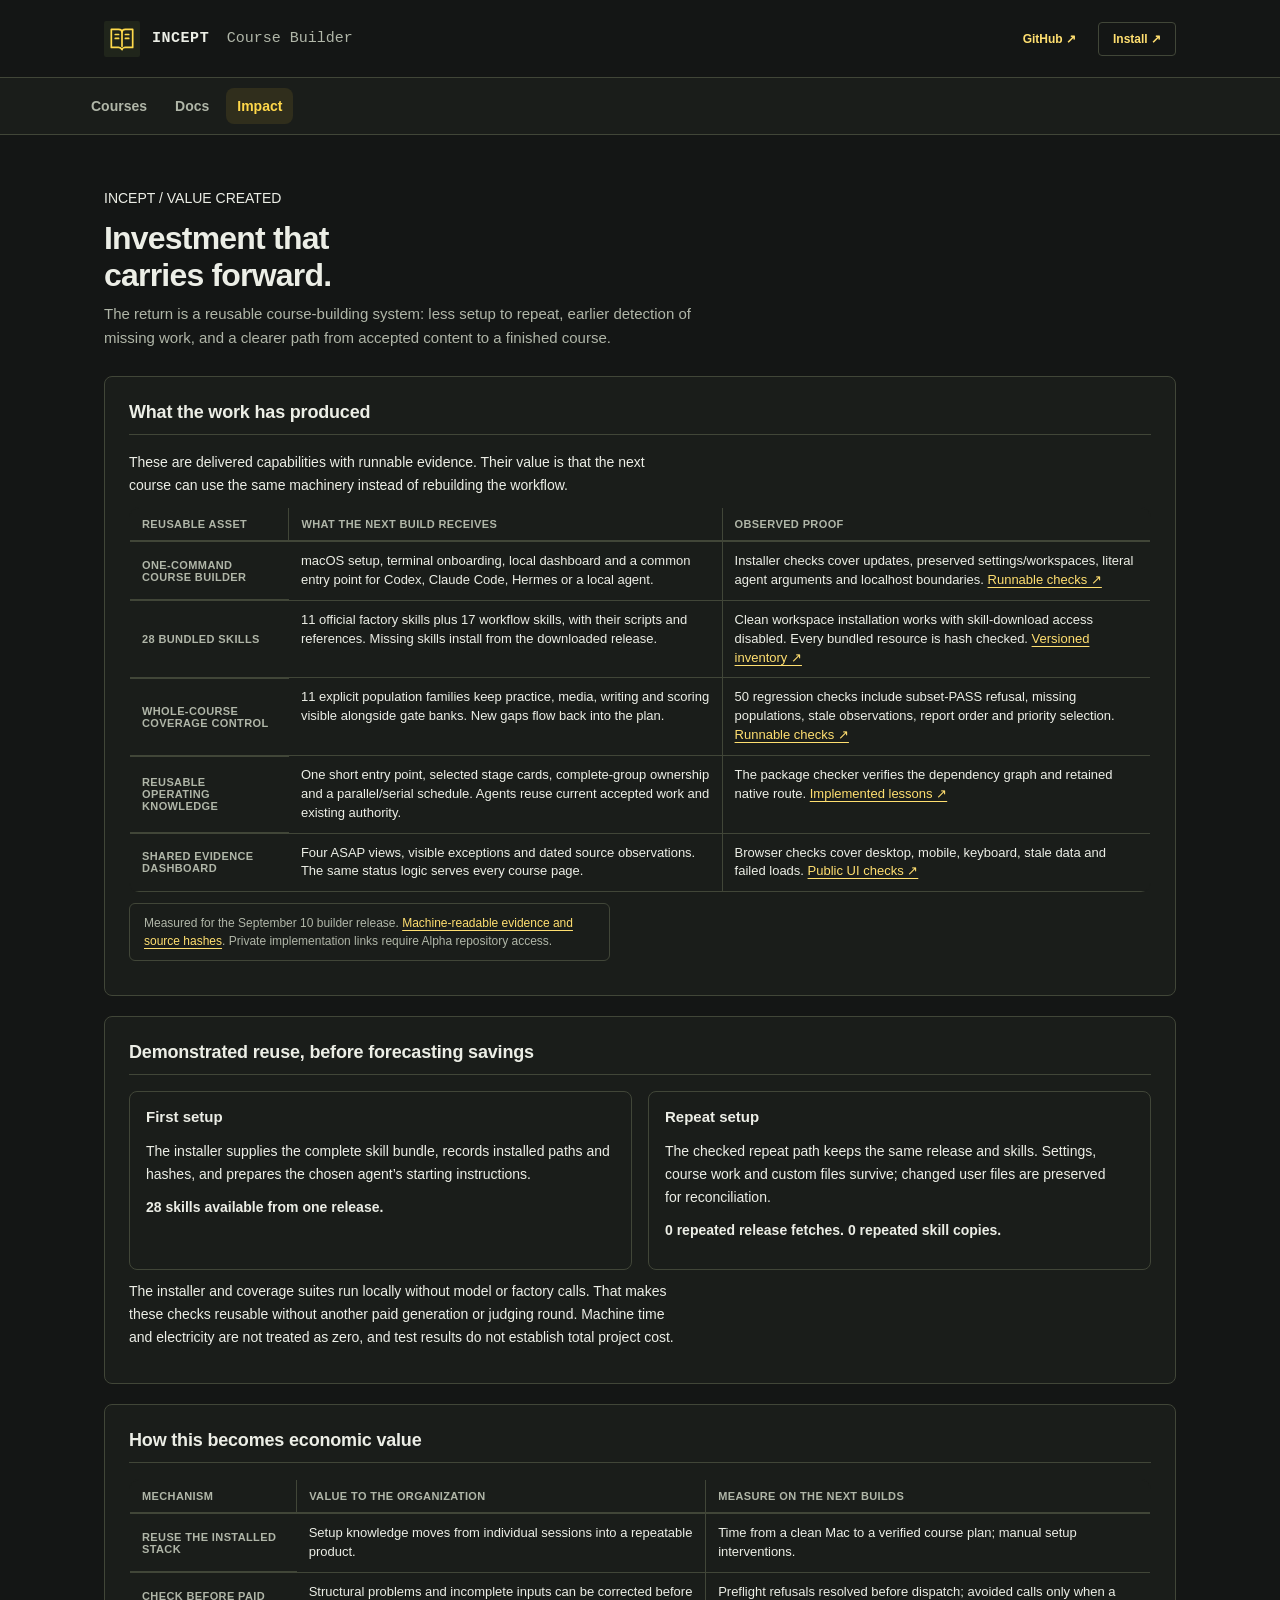
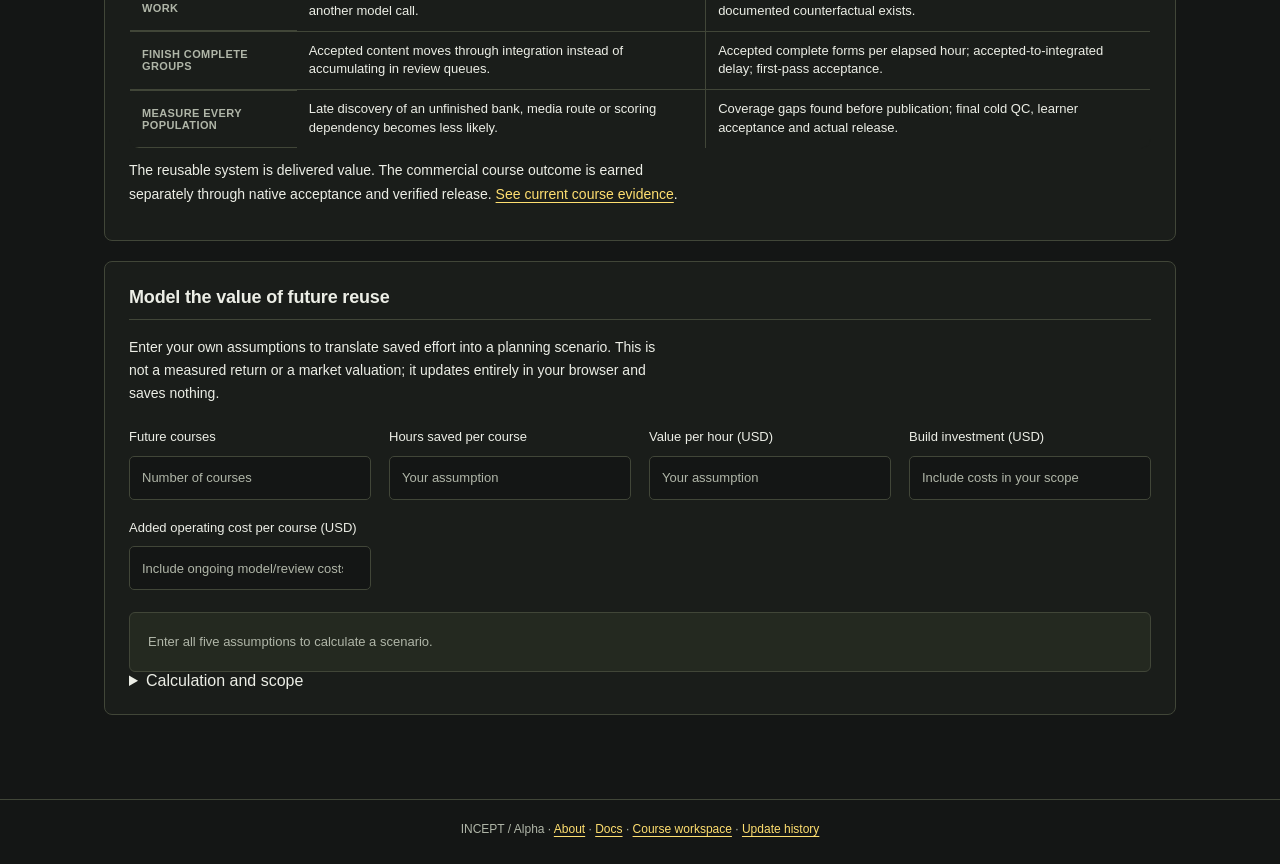
<file: economics.html>
<!doctype html>
<html lang="en">
<head>
  <meta charset="utf-8">
  <meta name="viewport" content="width=device-width,initial-scale=1">
  <title>Value &amp; ROI · Incept Course Builder</title>
  <link rel="stylesheet" href="style.css?v=20260910-reorganized">
  <script src="economics.js" defer></script>
</head>
<body class="economics-page">
  <a class="skip-link" href="#main-content">Skip to content</a>
<header class="site-header"><a class="site-identity" href="index.html"><img src="incept-mark.svg" width="36" height="36" alt=""><strong>INCEPT <span>Course Builder</span></strong></a><div class="site-header-actions"><a href="https://github.com/joshuadurey-del/incept-course-builder">GitHub ↗</a><a href="about.html#install" class="header-install">Install <span aria-hidden="true">↗</span></a></div></header>
<nav aria-label="Main navigation"><a href="courses.html">Courses</a><a href="docs.html">Docs</a><a href="economics.html" class="active" aria-current="page">Impact</a></nav>

  <main id="main-content" tabindex="-1">
    <div class="page-header">
      <p class="brand-kicker">INCEPT / VALUE CREATED</p>
      <h1>Investment that carries forward.</h1>
      <p class="sub">The return is a reusable course-building system: less setup to repeat, earlier detection of missing work, and a clearer path from accepted content to a finished course.</p>
    </div>

    <section class="econ-section" aria-labelledby="delivered-title">
      <h2 id="delivered-title">What the work has produced</h2>
      <p>These are delivered capabilities with runnable evidence. Their value is that the next course can use the same machinery instead of rebuilding the workflow.</p>
      <div class="table-scroll" role="region" aria-label="Reusable assets and evidence" tabindex="0"><table class="econ-table">
        <thead><tr><th>Reusable asset</th><th>What the next build receives</th><th>Observed proof</th></tr></thead>
        <tbody>
          <tr><th scope="row">One-command Course Builder</th><td>macOS setup, terminal onboarding, local dashboard and a common entry point for Codex, Claude Code, Hermes or a local agent.</td><td>Installer checks cover updates, preserved settings/workspaces, literal agent arguments and localhost boundaries. <a href="https://github.com/InceptTrilogy/ap-four-course-dashboard/blob/main/test_local_builder.py">Runnable checks ↗</a></td></tr>
          <tr><th scope="row">28 bundled skills</th><td>11 official factory skills plus 17 workflow skills, with their scripts and references. Missing skills install from the downloaded release.</td><td>Clean workspace installation works with skill-download access disabled. Every bundled resource is hash checked. <a href="https://github.com/InceptTrilogy/ap-four-course-dashboard/blob/main/course-runbook/factory/skills.json">Versioned inventory ↗</a></td></tr>
          <tr><th scope="row">Whole-course coverage control</th><td>11 explicit population families keep practice, media, writing and scoring visible alongside gate banks. New gaps flow back into the plan.</td><td>50 regression checks include subset-PASS refusal, missing populations, stale observations, report order and priority selection. <a href="https://github.com/InceptTrilogy/ap-four-course-dashboard/blob/main/test_coverage.py">Runnable checks ↗</a></td></tr>
          <tr><th scope="row">Reusable operating knowledge</th><td>One short entry point, selected stage cards, complete-group ownership and a parallel/serial schedule. Agents reuse current accepted work and existing authority.</td><td>The package checker verifies the dependency graph and retained native route. <a href="lessons.html#coverage-first-builder-20260910">Implemented lessons ↗</a></td></tr>
          <tr><th scope="row">Shared evidence dashboard</th><td>Four ASAP views, visible exceptions and dated source observations. The same status logic serves every course page.</td><td>Browser checks cover desktop, mobile, keyboard, stale data and failed loads. <a href="test_asap_ui.cjs">Public UI checks ↗</a></td></tr>
        </tbody>
      </table></div>
      <p class="meta-note">Measured for the September 10 builder release. <a href="value-evidence.json">Machine-readable evidence and source hashes</a>. Private implementation links require Alpha repository access.</p>
    </section>

    <section class="econ-section" aria-labelledby="reuse-title">
      <h2 id="reuse-title">Demonstrated reuse, before forecasting savings</h2>
      <div class="comparison-grid">
        <div class="comp-box"><h3>First setup</h3><p>The installer supplies the complete skill bundle, records installed paths and hashes, and prepares the chosen agent’s starting instructions.</p><p><strong>28 skills available from one release.</strong></p></div>
        <div class="comp-box"><h3>Repeat setup</h3><p>The checked repeat path keeps the same release and skills. Settings, course work and custom files survive; changed user files are preserved for reconciliation.</p><p><strong>0 repeated release fetches. 0 repeated skill copies.</strong></p></div>
      </div>
      <p>The installer and coverage suites run locally without model or factory calls. That makes these checks reusable without another paid generation or judging round. Machine time and electricity are not treated as zero, and test results do not establish total project cost.</p>
    </section>

    <section class="econ-section" aria-labelledby="path-title">
      <h2 id="path-title">How this becomes economic value</h2>
      <div class="table-scroll"><table class="econ-table"><thead><tr><th>Mechanism</th><th>Value to the organization</th><th>Measure on the next builds</th></tr></thead><tbody>
        <tr><th scope="row">Reuse the installed stack</th><td>Setup knowledge moves from individual sessions into a repeatable product.</td><td>Time from a clean Mac to a verified course plan; manual setup interventions.</td></tr>
        <tr><th scope="row">Check before paid work</th><td>Structural problems and incomplete inputs can be corrected before another model call.</td><td>Preflight refusals resolved before dispatch; avoided calls only when a documented counterfactual exists.</td></tr>
        <tr><th scope="row">Finish complete groups</th><td>Accepted content moves through integration instead of accumulating in review queues.</td><td>Accepted complete forms per elapsed hour; accepted-to-integrated delay; first-pass acceptance.</td></tr>
        <tr><th scope="row">Measure every population</th><td>Late discovery of an unfinished bank, media route or scoring dependency becomes less likely.</td><td>Coverage gaps found before publication; final cold QC, learner acceptance and actual release.</td></tr>
      </tbody></table></div>
      <p>The reusable system is delivered value. The commercial course outcome is earned separately through native acceptance and verified release. <a href="courses.html">See current course evidence</a>.</p>
    </section>

    <section class="econ-section" aria-labelledby="scenario-title">
      <h2 id="scenario-title">Model the value of future reuse</h2>
      <p>Enter your own assumptions to translate saved effort into a planning scenario. This is not a measured return or a market valuation; it updates entirely in your browser and saves nothing.</p>
      <form id="roi-form" class="roi-inputs">
        <label>Future courses<input id="roi-courses" name="courses" type="number" min="0" step="1" inputmode="numeric" placeholder="Number of courses"></label>
        <label>Hours saved per course<input id="roi-hours" name="hours" type="number" min="0" step="any" inputmode="decimal" placeholder="Your assumption"></label>
        <label>Value per hour (USD)<input id="roi-rate" name="rate" type="number" min="0" step="any" inputmode="decimal" placeholder="Your assumption"></label>
        <label>Build investment (USD)<input id="roi-investment" name="investment" type="number" min="0" step="any" inputmode="decimal" placeholder="Include costs in your scope"></label>
        <label>Added operating cost per course (USD)<input id="roi-operating" name="operating" type="number" min="0" step="any" inputmode="decimal" placeholder="Include ongoing model/review costs"></label>
      </form>
      <div id="roi-result" class="roi-result" role="status" aria-live="polite">Enter all five assumptions to calculate a scenario.</div>
      <details><summary>Calculation and scope</summary><p>Capacity released = courses × hours saved per course. Gross effort value = capacity × hourly value. Net modeled benefit = gross value − build investment − courses × added operating cost. ROI = net benefit ÷ build investment. Break-even courses = build investment ÷ positive net benefit per course, rounded up. Zero build investment has no defined ROI percentage.</p><p>Use consistent scope: include human time, model/provider charges, infrastructure and maintenance where relevant. Do not count reusable tooling value again as course revenue. Replacing estimates with billed costs and observed cycle times is how this scenario becomes a defensible retrospective.</p></details>
      <noscript><p>Use the calculation above with your own assumptions; JavaScript enables the interactive version.</p></noscript>
    </section>
  </main>

  <footer>INCEPT / Alpha · <a href="about.html">About</a> · <a href="docs.html">Docs</a> · <a href="courses.html">Course workspace</a> · <a href="updates.html">Update history</a></footer>
</body>
</html>
</file>
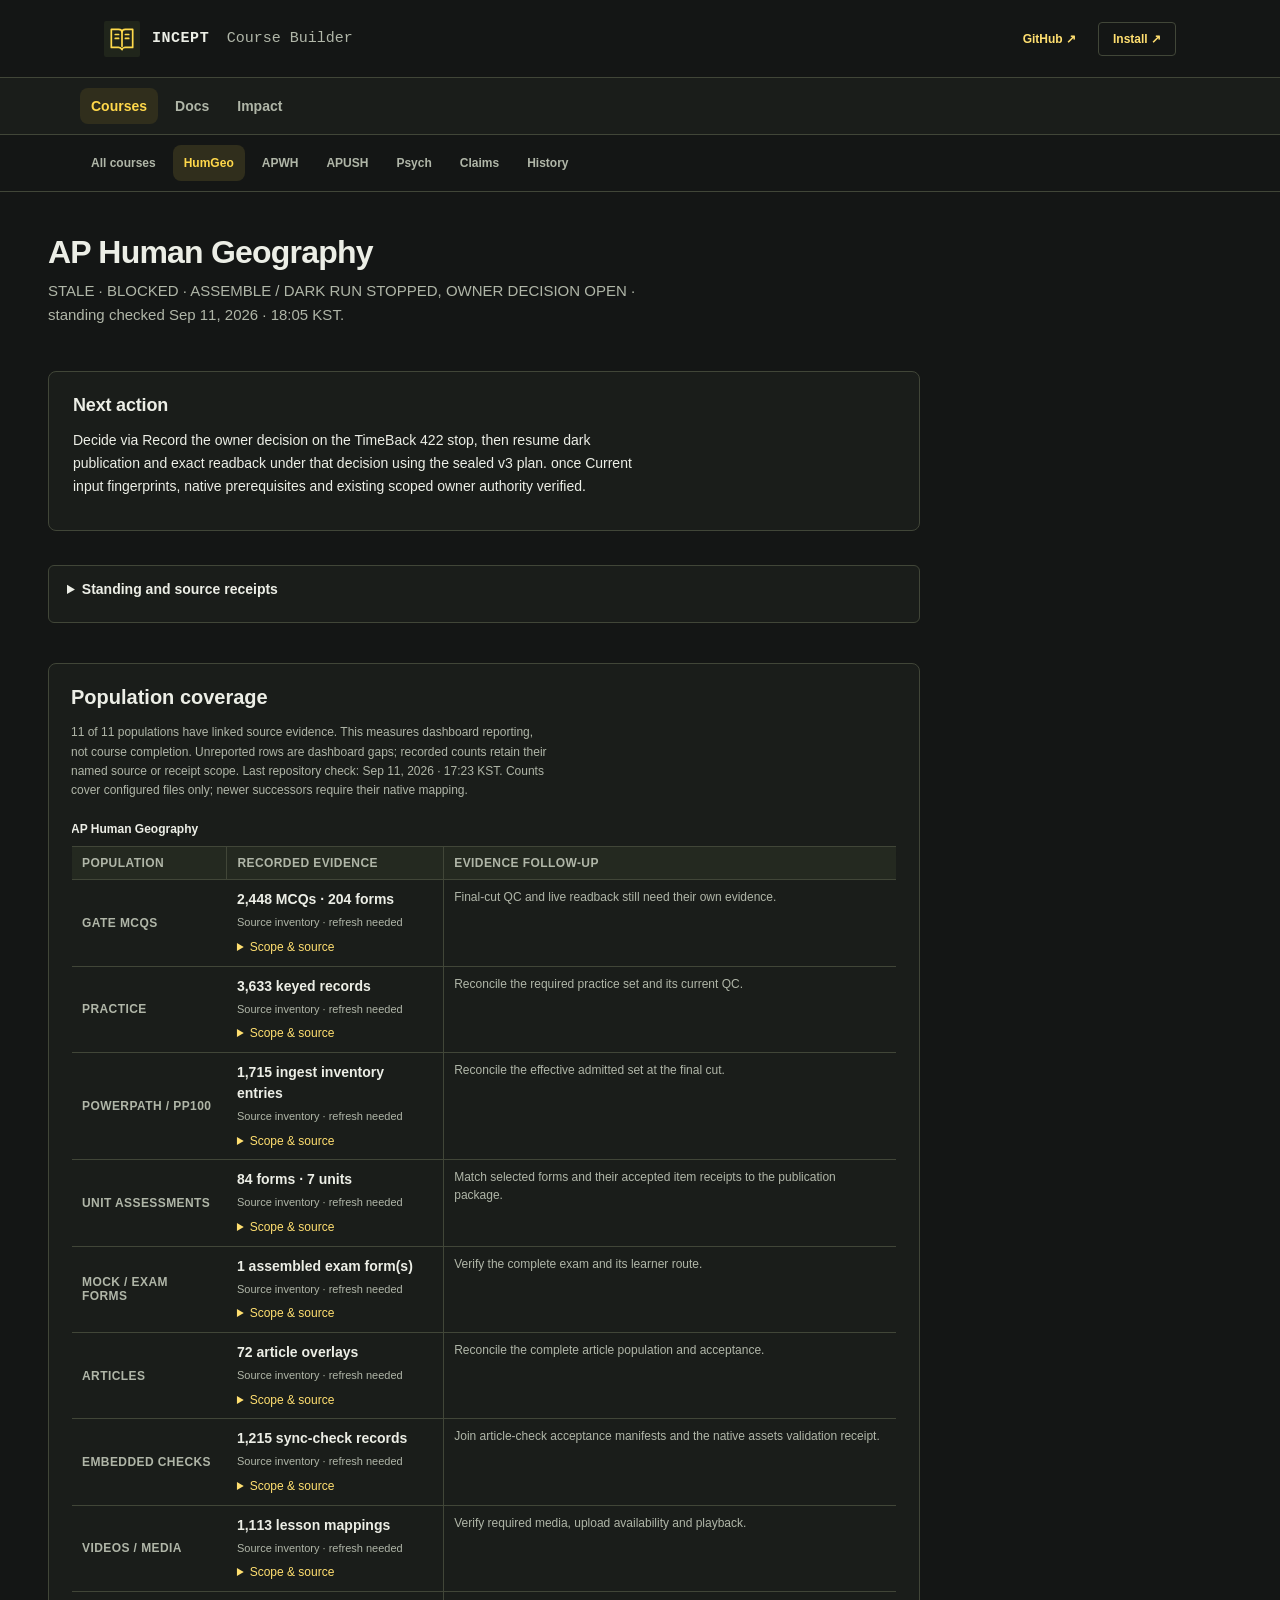
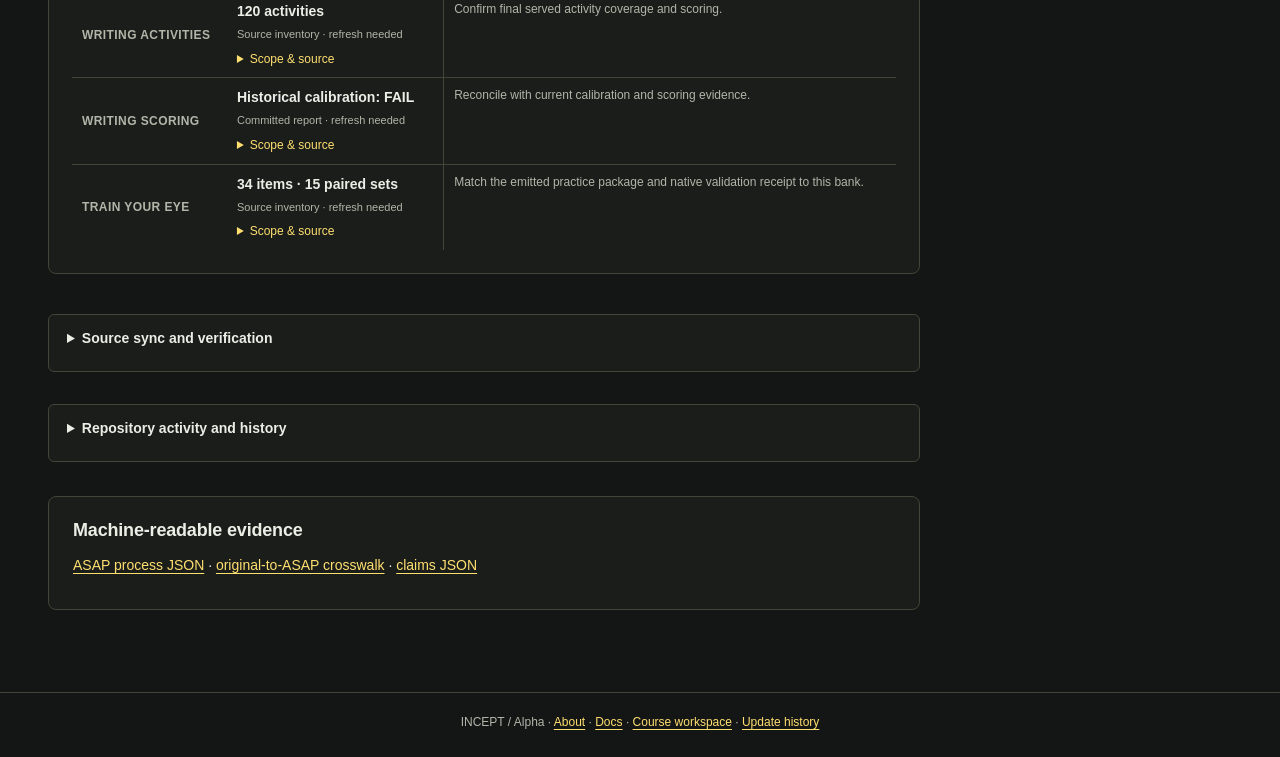
<file: humgeo.html>
<!doctype html>
<html lang="en">
<head><meta charset="utf-8"><meta name="viewport" content="width=device-width,initial-scale=1"><title>AP Human Geography</title><link rel="stylesheet" href="style.css?v=20260910-reorganized"></head>
<body class="course-page">
<a class="skip-link" href="#main-content">Skip to content</a>
<header class="site-header"><a class="site-identity" href="index.html"><img src="incept-mark.svg" width="36" height="36" alt=""><strong>INCEPT <span>Course Builder</span></strong></a><div class="site-header-actions"><a href="https://github.com/joshuadurey-del/incept-course-builder">GitHub ↗</a><a href="about.html#install" class="header-install">Install <span aria-hidden="true">↗</span></a></div></header>
<nav aria-label="Main navigation"><a href="courses.html" class="active">Courses</a><a href="docs.html">Docs</a><a href="economics.html">Impact</a></nav><nav class="section-nav" aria-label="Course navigation"><a href="courses.html">All courses</a><a href="humgeo.html" aria-current="page" class="active">HumGeo</a><a href="apwh.html">APWH</a><a href="apush.html">APUSH</a><a href="psych.html">Psych</a><a href="claims.html">Claims</a><a href="updates.html">History</a></nav>
<main id="main-content" tabindex="-1">
  <h1>AP Human Geography</h1>
  <p class="sub">Loading the current source check from <a href="data.json">data.json</a>…</p>

  <section><h2>Next action</h2><p data-course-next>Loading the current next action from the claims manifest…</p></section>
<details class="workspace-tools"><summary>Standing and source receipts</summary><section data-gate-evidence="humgeo"><noscript>Enable JavaScript to view the re-earned position.</noscript></section></details>
<div data-population-coverage="humgeo"><p role="status">Loading population evidence…</p><noscript>Read population_coverage in <a href="data.json">data.json</a>.</noscript></div>
<details class="workspace-tools"><summary>Source sync and verification</summary><div data-source-sync></div></details>

  <details class="workspace-tools"><summary>Repository activity and history</summary><aside class="course-activity" aria-labelledby="activity-title-humgeo"><h2 id="activity-title-humgeo">Repository activity</h2><p>Verified public repository events, newest first.</p><ol class="update-list" data-update-list data-course="humgeo" data-limit="4" data-event-only aria-live="polite"></ol></aside><section><h2>Receipt-by-receipt chronology</h2><p class="sub">Historical rows retain their timestamp and scope; current state is the re-earned position above.</p><ol class="update-list update-list-full" data-update-list data-course="humgeo" aria-live="polite"></ol></section></details>
  <section><h2>Machine-readable evidence</h2><p><a href="process.json">ASAP process JSON</a> · <a href="crosswalk.json">original-to-ASAP crosswalk</a> · <a href="data.json">claims JSON</a></p></section>
</main>
<footer>INCEPT / Alpha · <a href="about.html">About</a> · <a href="docs.html">Docs</a> · <a href="courses.html">Course workspace</a> · <a href="updates.html">Update history</a></footer>
<script type="module">await import(`./updates.js?v=${Date.now()}`); await import(`./timeline.js?v=${Date.now()}`);</script>
</body></html>
</file>
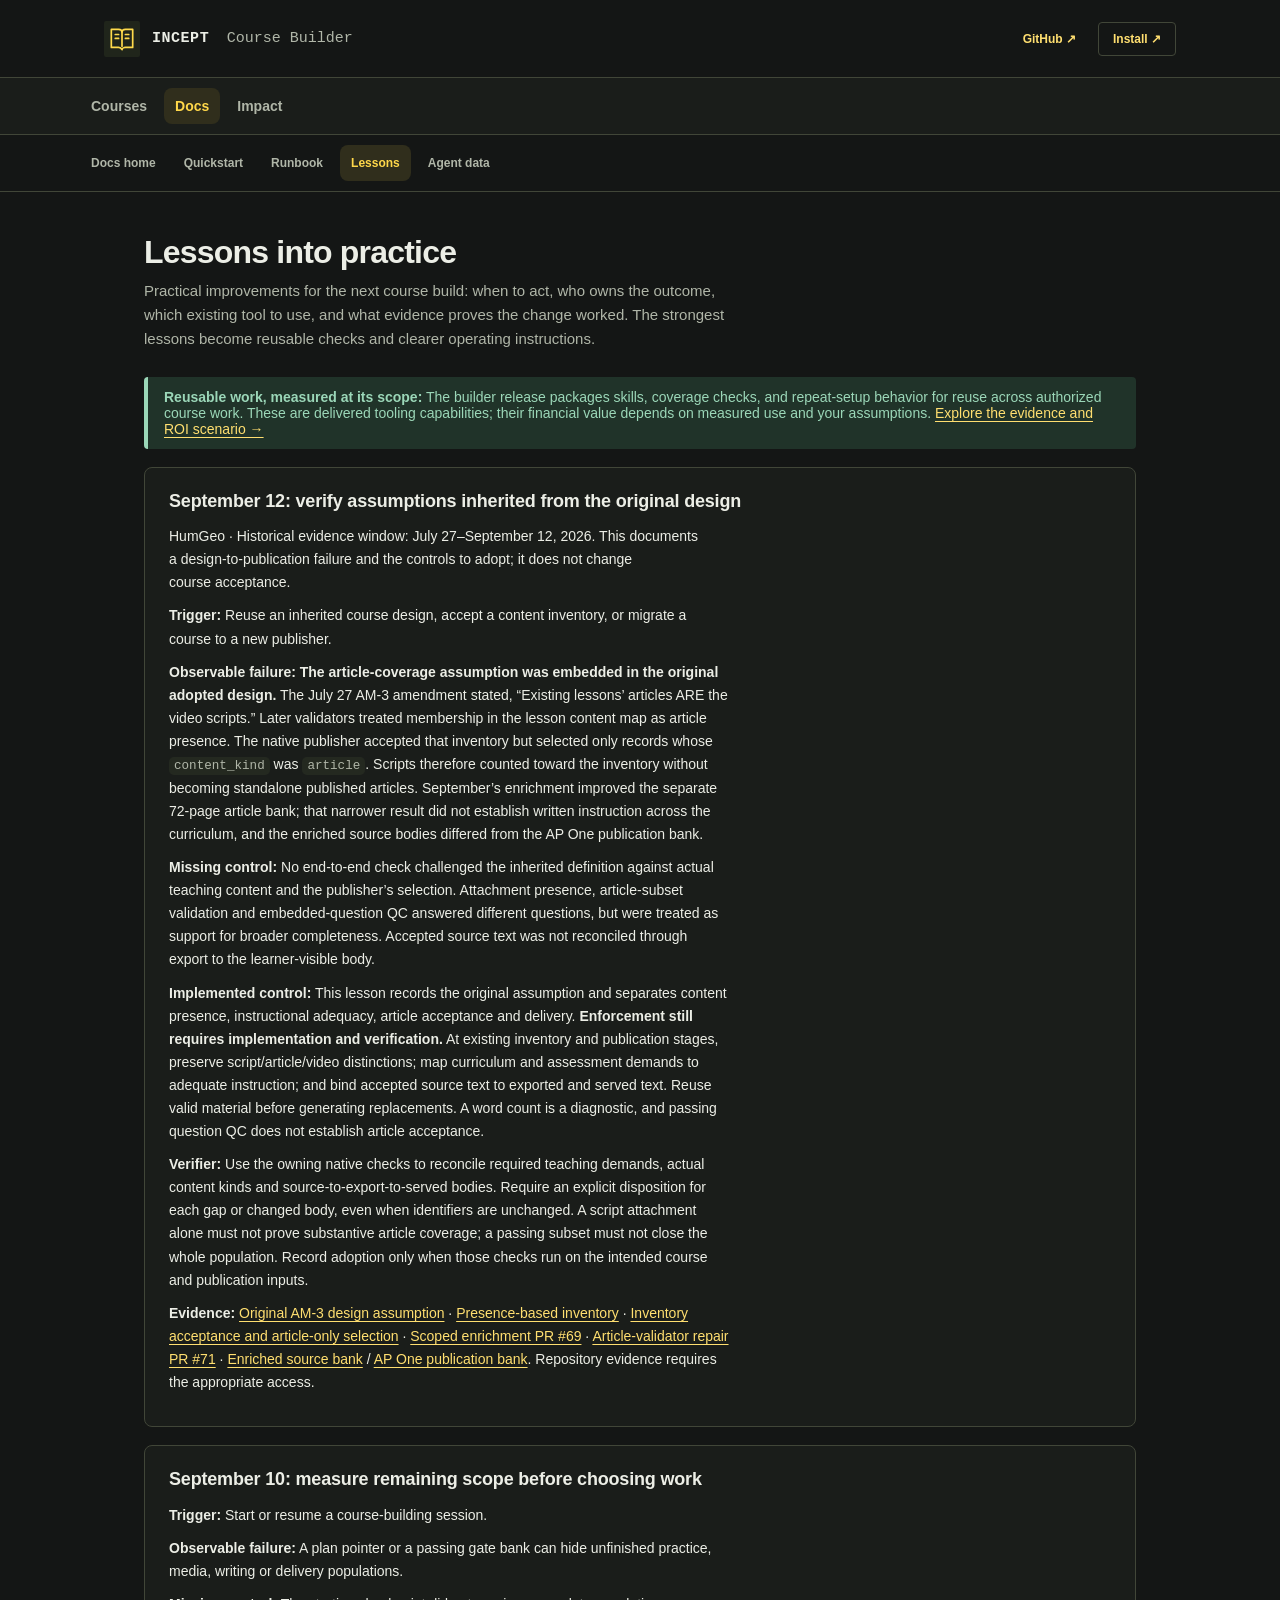
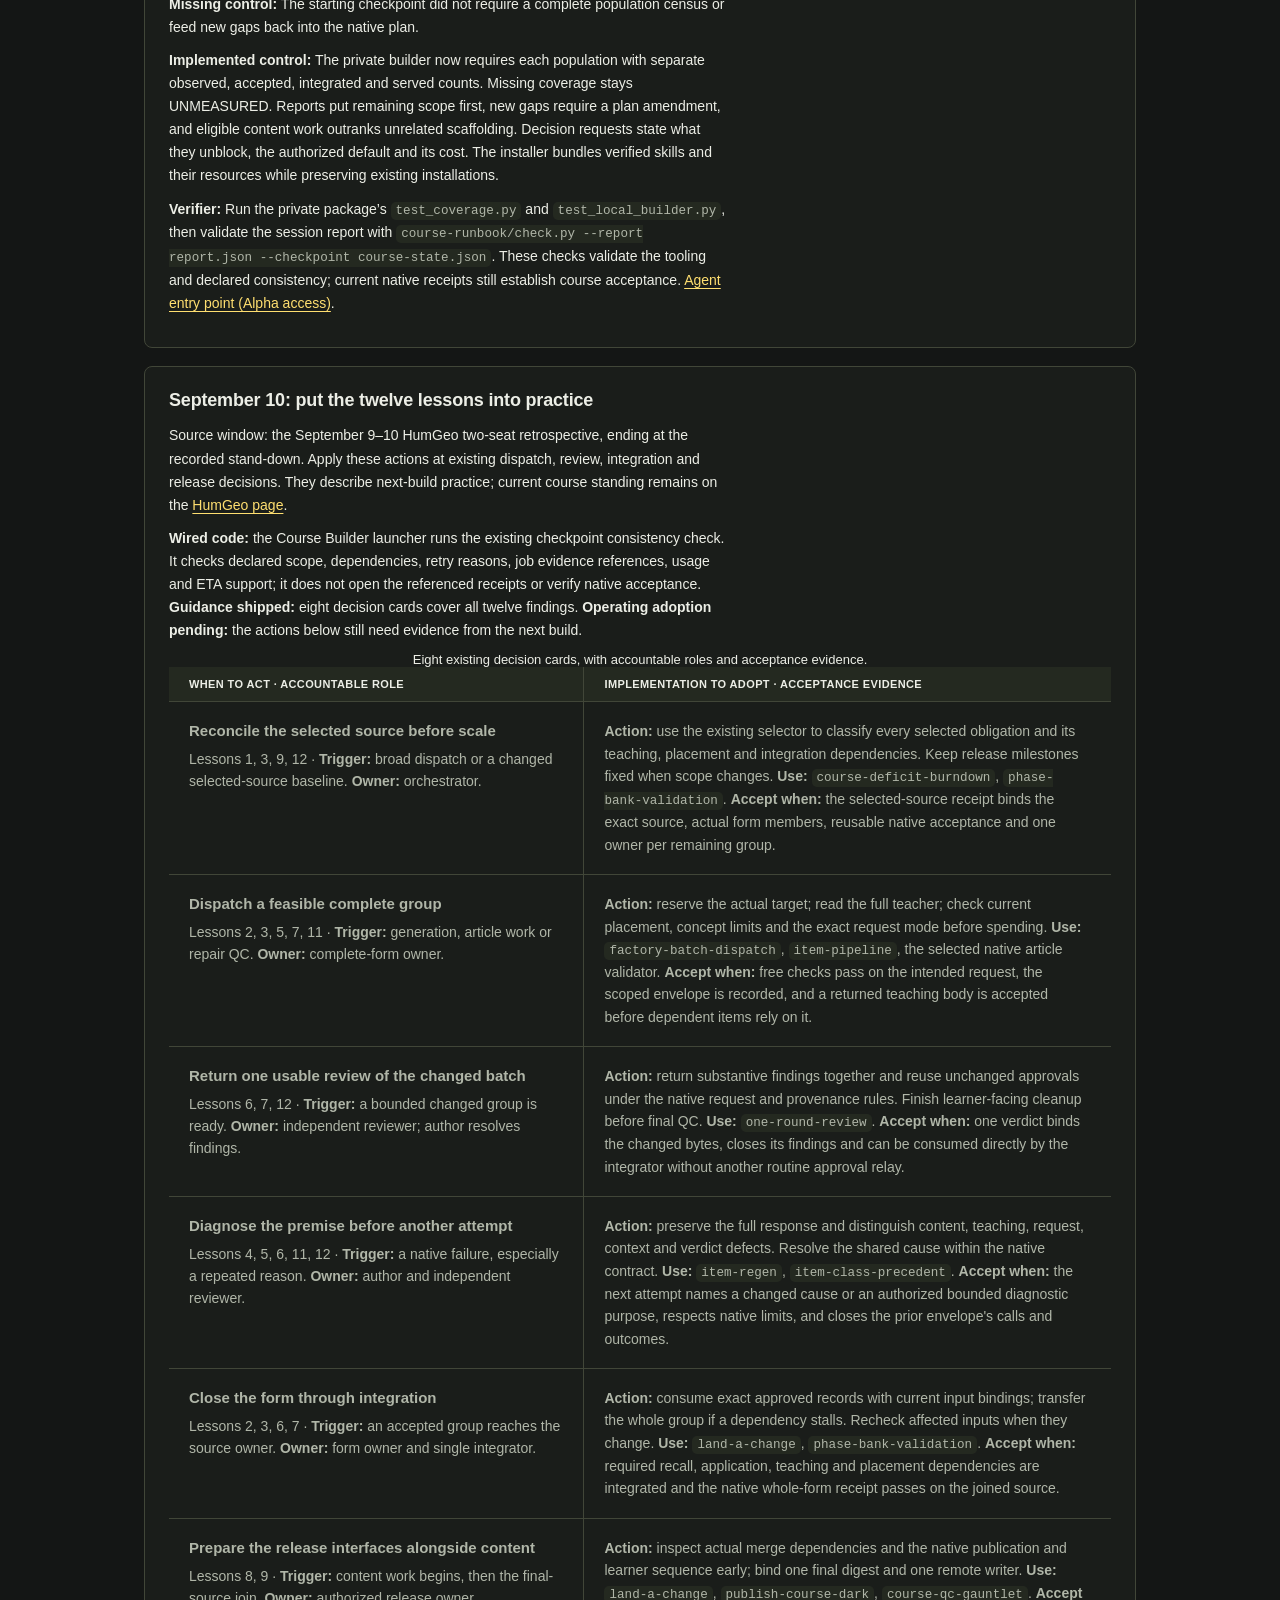
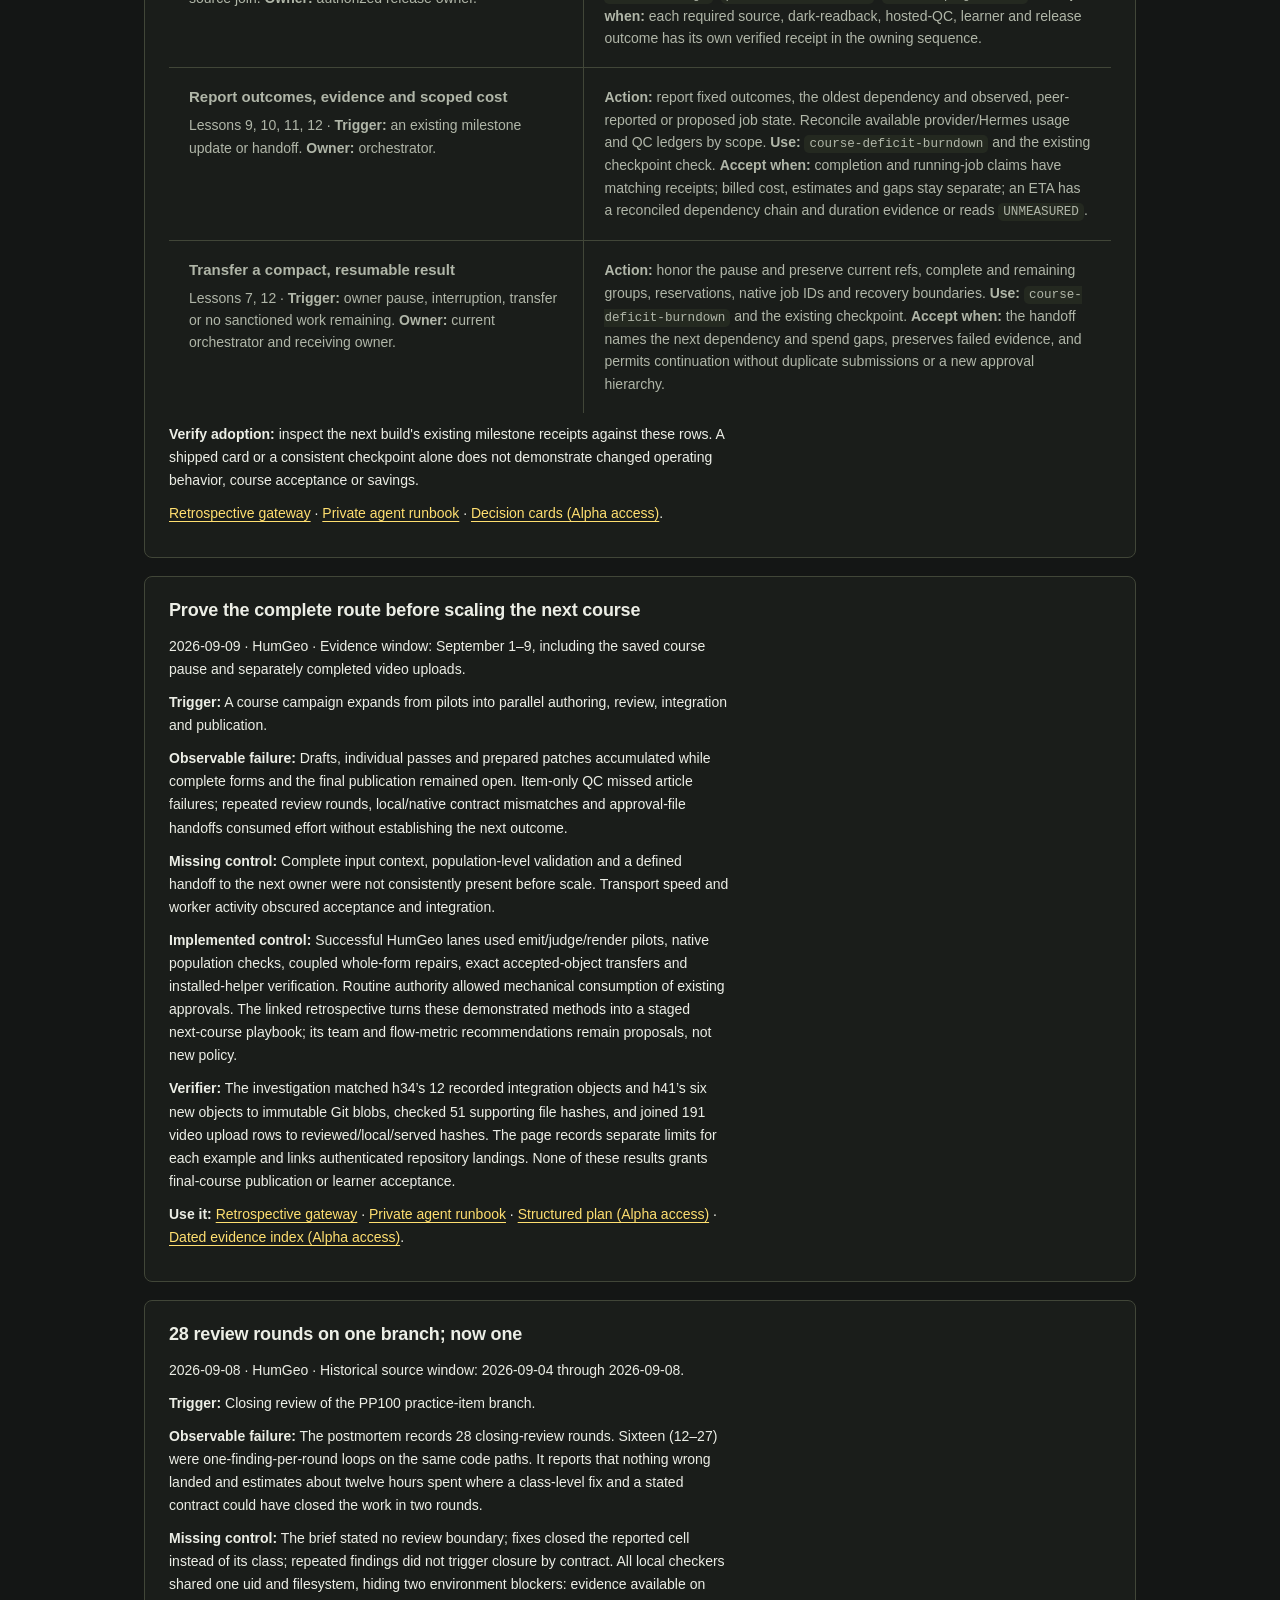
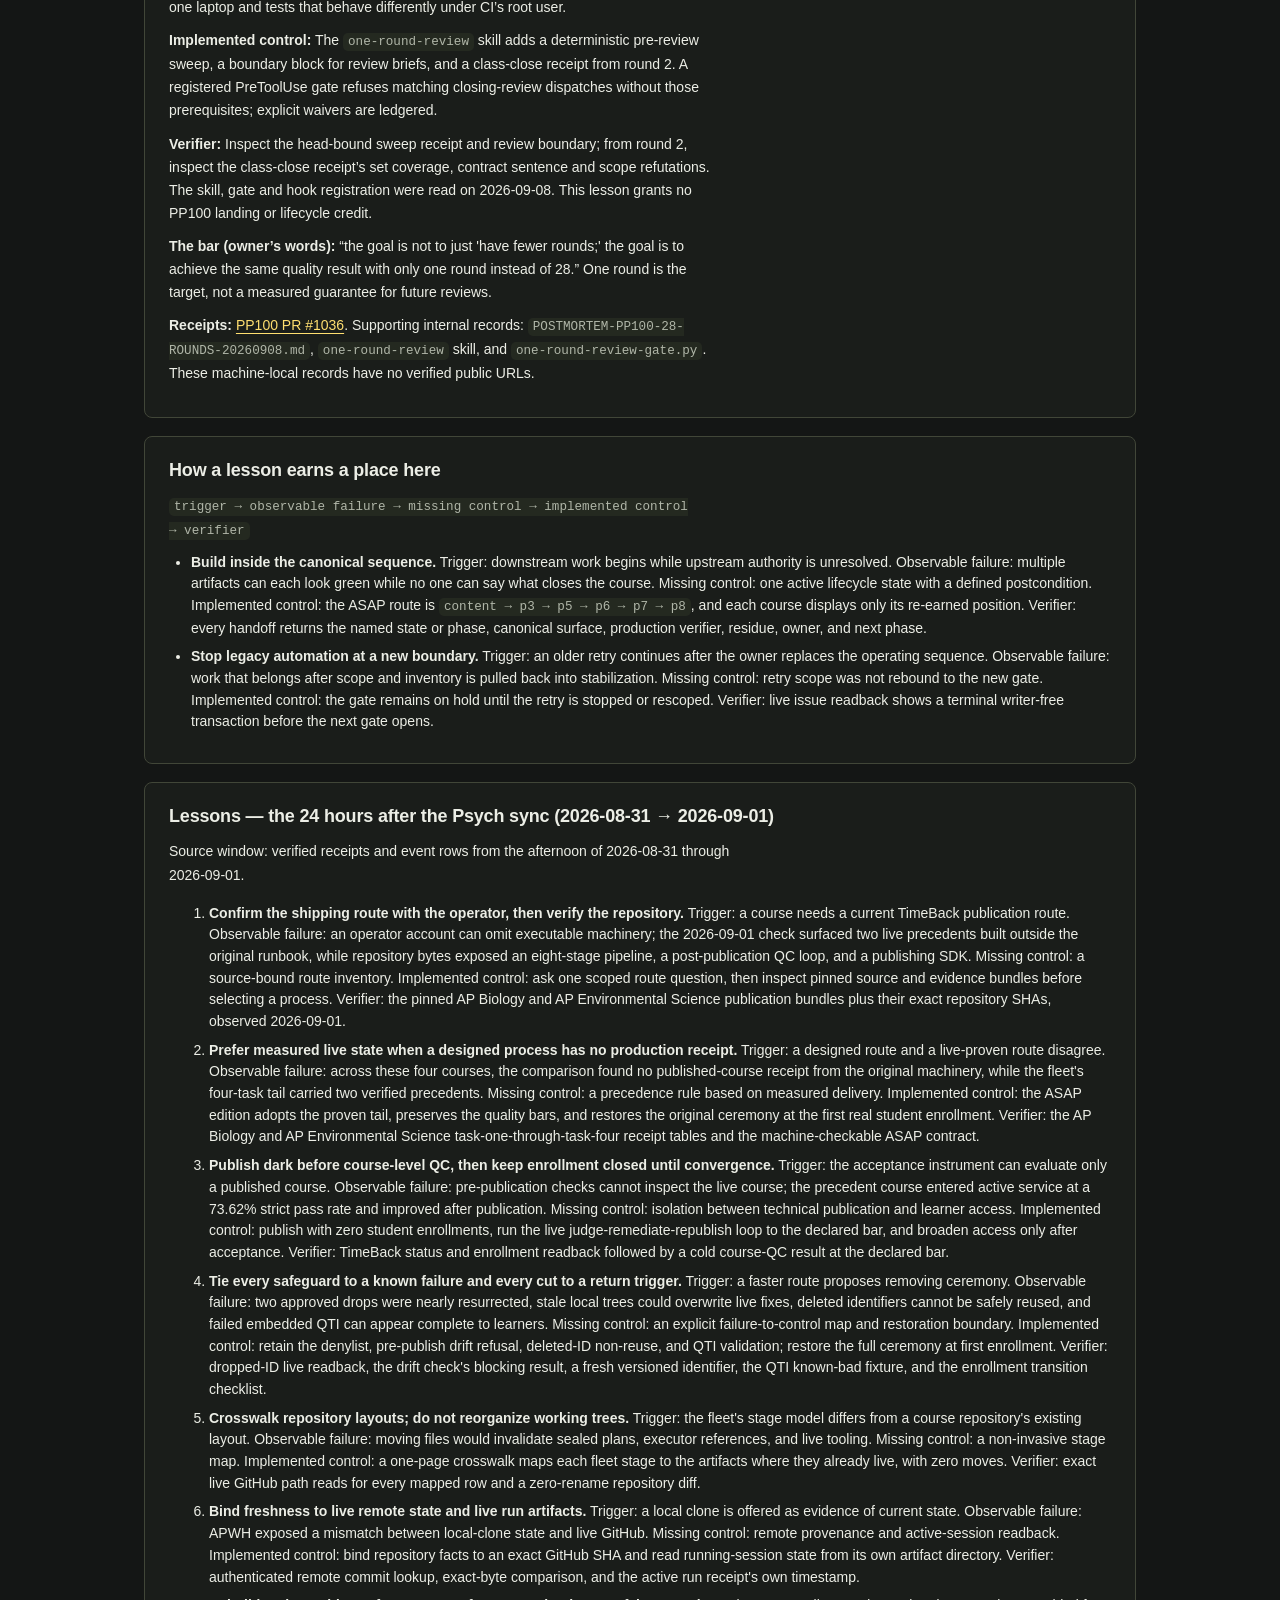
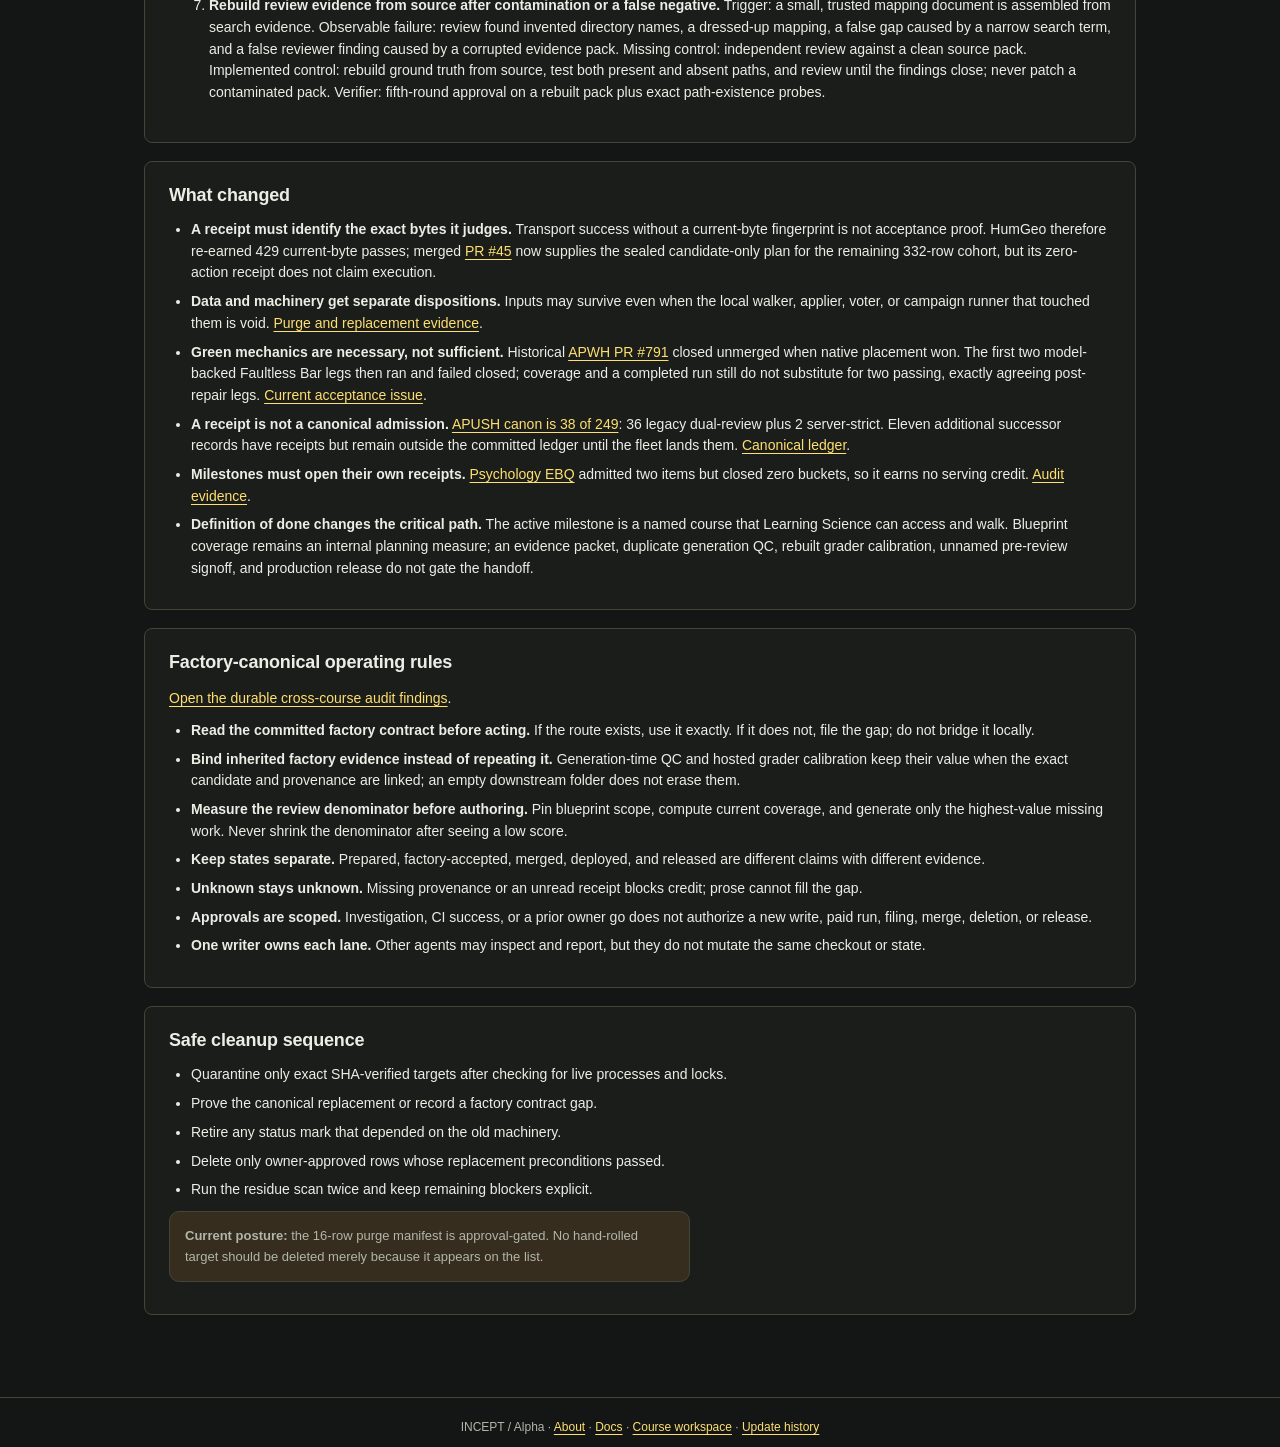
<file: lessons.html>
<!doctype html>
<html lang="en">
<head>
  <meta charset="utf-8">
  <meta name="viewport" content="width=device-width,initial-scale=1">
  <title>Recovery lessons</title>
  <link rel="stylesheet" href="style.css?v=20260910-reorganized">
</head>
<body class="lessons-page">
  <a class="skip-link" href="#main-content">Skip to content</a>
<header class="site-header"><a class="site-identity" href="index.html"><img src="incept-mark.svg" width="36" height="36" alt=""><strong>INCEPT <span>Course Builder</span></strong></a><div class="site-header-actions"><a href="https://github.com/joshuadurey-del/incept-course-builder">GitHub ↗</a><a href="about.html#install" class="header-install">Install <span aria-hidden="true">↗</span></a></div></header>
<nav aria-label="Main navigation"><a href="courses.html">Courses</a><a href="docs.html" class="active">Docs</a><a href="economics.html">Impact</a></nav><nav class="section-nav" aria-label="Documentation navigation"><a href="docs.html">Docs home</a><a href="about.html#install">Quickstart</a><a href="retro.html">Runbook</a><a href="lessons.html" aria-current="page" class="active">Lessons</a><a href="agents.html">Agent data</a></nav>

  <main id="main-content" tabindex="-1">
    <h1>Lessons into practice</h1>
    <p class="sub">Practical improvements for the next course build: when to act, who owns the outcome, which existing tool to use, and what evidence proves the change worked. The strongest lessons become reusable checks and clearer operating instructions.</p>

    <div class="callout-quote" style="background:var(--green-soft);border-color:var(--green);color:var(--green);font-style:normal;">
      <strong>Reusable work, measured at its scope:</strong> The builder release packages skills, coverage checks, and repeat-setup behavior for reuse across authorized course work. These are delivered tooling capabilities; their financial value depends on measured use and your assumptions. <a href="economics.html">Explore the evidence and ROI scenario &rarr;</a>
    </div>

    <section id="design-assumption-article-coverage-20260912" data-control-status="documented-enforcement-pending">
      <h2>September 12: verify assumptions inherited from the original design</h2>
      <p>HumGeo · Historical evidence window: July 27–September 12, 2026. This documents a design-to-publication failure and the controls to adopt; it does not change course acceptance.</p>
      <p><b>Trigger:</b> Reuse an inherited course design, accept a content inventory, or migrate a course to a new publisher.</p>
      <p><b>Observable failure:</b> <strong>The article-coverage assumption was embedded in the original adopted design.</strong> The July 27 AM-3 amendment stated, “Existing lessons’ articles ARE the video scripts.” Later validators treated membership in the lesson content map as article presence. The native publisher accepted that inventory but selected only records whose <code>content_kind</code> was <code>article</code>. Scripts therefore counted toward the inventory without becoming standalone published articles. September’s enrichment improved the separate 72-page article bank; that narrower result did not establish written instruction across the curriculum, and the enriched source bodies differed from the AP One publication bank.</p>
      <p><b>Missing control:</b> No end-to-end check challenged the inherited definition against actual teaching content and the publisher’s selection. Attachment presence, article-subset validation and embedded-question QC answered different questions, but were treated as support for broader completeness. Accepted source text was not reconciled through export to the learner-visible body.</p>
      <p><b>Implemented control:</b> This lesson records the original assumption and separates content presence, instructional adequacy, article acceptance and delivery. <strong>Enforcement still requires implementation and verification.</strong> At existing inventory and publication stages, preserve script/article/video distinctions; map curriculum and assessment demands to adequate instruction; and bind accepted source text to exported and served text. Reuse valid material before generating replacements. A word count is a diagnostic, and passing question QC does not establish article acceptance.</p>
      <p><b>Verifier:</b> Use the owning native checks to reconcile required teaching demands, actual content kinds and source-to-export-to-served bodies. Require an explicit disposition for each gap or changed body, even when identifiers are unchanged. A script attachment alone must not prove substantive article coverage; a passing subset must not close the whole population. Record adoption only when those checks run on the intended course and publication inputs.</p>
      <p><b>Evidence:</b> <a href="https://github.com/ilmych/humgeo-rebuild/blob/9b1130752ef507d3e4f4ad22d8f1e6228aa0614c/docs/goals/humgeo-blueprint-rebuild/notes/T004-design-decision.md#L26-L31">Original AM-3 design assumption</a> · <a href="https://github.com/ilmych/humgeo-rebuild/blob/c67c690b8b29528ff154e1fe37df4ecb2c437aa1/scripts/build_gate2_inventory.py#L727-L765">Presence-based inventory</a> · <a href="https://github.com/InceptTrilogy/ap-one/blob/bda6eb6dc5550a5f0703404bb37054438c8e226f/services/ingest/humgeo_dual_gate_corridor.py#L559-L601">Inventory acceptance and article-only selection</a> · <a href="https://github.com/ilmych/humgeo-rebuild/pull/69">Scoped enrichment PR #69</a> · <a href="https://github.com/ilmych/humgeo-rebuild/pull/71">Article-validator repair PR #71</a> · <a href="https://github.com/ilmych/humgeo-rebuild/blob/c67c690b8b29528ff154e1fe37df4ecb2c437aa1/manifests/w6-staging/demo_articles.json">Enriched source bank</a> / <a href="https://github.com/InceptTrilogy/ap-one/blob/bda6eb6dc5550a5f0703404bb37054438c8e226f/services/bff/data/courses/ap-human-geography-fall-2026-v1/demo_articles.json">AP One publication bank</a>. Repository evidence requires the appropriate access.</p>
    </section>

    <section id="coverage-first-builder-20260910">
      <h2>September 10: measure remaining scope before choosing work</h2>
      <p><b>Trigger:</b> Start or resume a course-building session.</p>
      <p><b>Observable failure:</b> A plan pointer or a passing gate bank can hide unfinished practice, media, writing or delivery populations.</p>
      <p><b>Missing control:</b> The starting checkpoint did not require a complete population census or feed new gaps back into the native plan.</p>
      <p><b>Implemented control:</b> The private builder now requires each population with separate observed, accepted, integrated and served counts. Missing coverage stays UNMEASURED. Reports put remaining scope first, new gaps require a plan amendment, and eligible content work outranks unrelated scaffolding. Decision requests state what they unblock, the authorized default and its cost. The installer bundles verified skills and their resources while preserving existing installations.</p>
      <p><b>Verifier:</b> Run the private package’s <code>test_coverage.py</code> and <code>test_local_builder.py</code>, then validate the session report with <code>course-runbook/check.py --report report.json --checkpoint course-state.json</code>. These checks validate the tooling and declared consistency; current native receipts still establish course acceptance. <a href="https://github.com/InceptTrilogy/ap-four-course-dashboard/blob/main/course-runbook/START.md">Agent entry point (Alpha access)</a>.</p>
    </section>

    <section id="morning-retro-20260910">
      <h2>September 10: put the twelve lessons into practice</h2>
      <p>Source window: the September 9–10 HumGeo two-seat retrospective, ending at the recorded stand-down. Apply these actions at existing dispatch, review, integration and release decisions. They describe next-build practice; current course standing remains on the <a href="humgeo.html">HumGeo page</a>.</p>
      <p><b>Wired code:</b> the Course Builder launcher runs the existing checkpoint consistency check. It checks declared scope, dependencies, retry reasons, job evidence references, usage and ETA support; it does not open the referenced receipts or verify native acceptance. <b>Guidance shipped:</b> eight decision cards cover all twelve findings. <b>Operating adoption pending:</b> the actions below still need evidence from the next build.</p>
      <table class="lesson-table">
        <caption>Eight existing decision cards, with accountable roles and acceptance evidence.</caption>
        <thead><tr><th scope="col">When to act · accountable role</th><th scope="col">Implementation to adopt · acceptance evidence</th></tr></thead>
        <tbody>
          <tr data-decision="inventory" data-retro-lessons="1 3 9 12">
            <td><b class="lesson-title">Reconcile the selected source before scale</b><span class="lesson-context">Lessons 1, 3, 9, 12 · <b>Trigger:</b> broad dispatch or a changed selected-source baseline. <b>Owner:</b> orchestrator.</span></td>
            <td><b>Action:</b> use the existing selector to classify every selected obligation and its teaching, placement and integration dependencies. Keep release milestones fixed when scope changes. <b>Use:</b> <code>course-deficit-burndown</code>, <code>phase-bank-validation</code>. <b>Accept when:</b> the selected-source receipt binds the exact source, actual form members, reusable native acceptance and one owner per remaining group.</td>
          </tr>
          <tr data-decision="dispatch" data-retro-lessons="2 3 5 7 11">
            <td><b class="lesson-title">Dispatch a feasible complete group</b><span class="lesson-context">Lessons 2, 3, 5, 7, 11 · <b>Trigger:</b> generation, article work or repair QC. <b>Owner:</b> complete-form owner.</span></td>
            <td><b>Action:</b> reserve the actual target; read the full teacher; check current placement, concept limits and the exact request mode before spending. <b>Use:</b> <code>factory-batch-dispatch</code>, <code>item-pipeline</code>, the selected native article validator. <b>Accept when:</b> free checks pass on the intended request, the scoped envelope is recorded, and a returned teaching body is accepted before dependent items rely on it.</td>
          </tr>
          <tr data-decision="review" data-retro-lessons="6 7 12">
            <td><b class="lesson-title">Return one usable review of the changed batch</b><span class="lesson-context">Lessons 6, 7, 12 · <b>Trigger:</b> a bounded changed group is ready. <b>Owner:</b> independent reviewer; author resolves findings.</span></td>
            <td><b>Action:</b> return substantive findings together and reuse unchanged approvals under the native request and provenance rules. Finish learner-facing cleanup before final QC. <b>Use:</b> <code>one-round-review</code>. <b>Accept when:</b> one verdict binds the changed bytes, closes its findings and can be consumed directly by the integrator without another routine approval relay.</td>
          </tr>
          <tr data-decision="retry" data-retro-lessons="4 5 6 11 12">
            <td><b class="lesson-title">Diagnose the premise before another attempt</b><span class="lesson-context">Lessons 4, 5, 6, 11, 12 · <b>Trigger:</b> a native failure, especially a repeated reason. <b>Owner:</b> author and independent reviewer.</span></td>
            <td><b>Action:</b> preserve the full response and distinguish content, teaching, request, context and verdict defects. Resolve the shared cause within the native contract. <b>Use:</b> <code>item-regen</code>, <code>item-class-precedent</code>. <b>Accept when:</b> the next attempt names a changed cause or an authorized bounded diagnostic purpose, respects native limits, and closes the prior envelope's calls and outcomes.</td>
          </tr>
          <tr data-decision="integrate" data-retro-lessons="2 3 6 7">
            <td><b class="lesson-title">Close the form through integration</b><span class="lesson-context">Lessons 2, 3, 6, 7 · <b>Trigger:</b> an accepted group reaches the source owner. <b>Owner:</b> form owner and single integrator.</span></td>
            <td><b>Action:</b> consume exact approved records with current input bindings; transfer the whole group if a dependency stalls. Recheck affected inputs when they change. <b>Use:</b> <code>land-a-change</code>, <code>phase-bank-validation</code>. <b>Accept when:</b> required recall, application, teaching and placement dependencies are integrated and the native whole-form receipt passes on the joined source.</td>
          </tr>
          <tr data-decision="release-readiness" data-retro-lessons="8 9">
            <td><b class="lesson-title">Prepare the release interfaces alongside content</b><span class="lesson-context">Lessons 8, 9 · <b>Trigger:</b> content work begins, then the final-source join. <b>Owner:</b> authorized release owner.</span></td>
            <td><b>Action:</b> inspect actual merge dependencies and the native publication and learner sequence early; bind one final digest and one remote writer. <b>Use:</b> <code>land-a-change</code>, <code>publish-course-dark</code>, <code>course-qc-gauntlet</code>. <b>Accept when:</b> each required source, dark-readback, hosted-QC, learner and release outcome has its own verified receipt in the owning sequence.</td>
          </tr>
          <tr data-decision="report" data-retro-lessons="9 10 11 12">
            <td><b class="lesson-title">Report outcomes, evidence and scoped cost</b><span class="lesson-context">Lessons 9, 10, 11, 12 · <b>Trigger:</b> an existing milestone update or handoff. <b>Owner:</b> orchestrator.</span></td>
            <td><b>Action:</b> report fixed outcomes, the oldest dependency and observed, peer-reported or proposed job state. Reconcile available provider/Hermes usage and QC ledgers by scope. <b>Use:</b> <code>course-deficit-burndown</code> and the existing checkpoint check. <b>Accept when:</b> completion and running-job claims have matching receipts; billed cost, estimates and gaps stay separate; an ETA has a reconciled dependency chain and duration evidence or reads <code>UNMEASURED</code>.</td>
          </tr>
          <tr data-decision="stop" data-retro-lessons="7 12">
            <td><b class="lesson-title">Transfer a compact, resumable result</b><span class="lesson-context">Lessons 7, 12 · <b>Trigger:</b> owner pause, interruption, transfer or no sanctioned work remaining. <b>Owner:</b> current orchestrator and receiving owner.</span></td>
            <td><b>Action:</b> honor the pause and preserve current refs, complete and remaining groups, reservations, native job IDs and recovery boundaries. <b>Use:</b> <code>course-deficit-burndown</code> and the existing checkpoint. <b>Accept when:</b> the handoff names the next dependency and spend gaps, preserves failed evidence, and permits continuation without duplicate submissions or a new approval hierarchy.</td>
          </tr>
        </tbody>
      </table>
      <p><b>Verify adoption:</b> inspect the next build's existing milestone receipts against these rows. A shipped card or a consistent checkpoint alone does not demonstrate changed operating behavior, course acceptance or savings.</p>
      <p><a href="retro.html">Retrospective gateway</a> · <a href="https://github.com/InceptTrilogy/ap-four-course-dashboard/blob/main/COURSE-BUILD-RUNBOOK.md">Private agent runbook</a> · <a href="https://github.com/InceptTrilogy/ap-four-course-dashboard/blob/main/course-runbook/decisions.json">Decision cards (Alpha access)</a>.</p>
    </section>

    <section id="humgeo-run-20260909">
      <h2>Prove the complete route before scaling the next course</h2>
      <p>2026-09-09 · HumGeo · Evidence window: September 1–9, including the saved course pause and separately completed video uploads.</p>
      <p><b>Trigger:</b> A course campaign expands from pilots into parallel authoring, review, integration and publication.</p>
      <p><b>Observable failure:</b> Drafts, individual passes and prepared patches accumulated while complete forms and the final publication remained open. Item-only QC missed article failures; repeated review rounds, local/native contract mismatches and approval-file handoffs consumed effort without establishing the next outcome.</p>
      <p><b>Missing control:</b> Complete input context, population-level validation and a defined handoff to the next owner were not consistently present before scale. Transport speed and worker activity obscured acceptance and integration.</p>
      <p><b>Implemented control:</b> Successful HumGeo lanes used emit/judge/render pilots, native population checks, coupled whole-form repairs, exact accepted-object transfers and installed-helper verification. Routine authority allowed mechanical consumption of existing approvals. The linked retrospective turns these demonstrated methods into a staged next-course playbook; its team and flow-metric recommendations remain proposals, not new policy.</p>
      <p><b>Verifier:</b> The investigation matched h34’s 12 recorded integration objects and h41’s six new objects to immutable Git blobs, checked 51 supporting file hashes, and joined 191 video upload rows to reviewed/local/served hashes. The page records separate limits for each example and links authenticated repository landings. None of these results grants final-course publication or learner acceptance.</p>
      <p><b>Use it:</b> <a href="retro.html">Retrospective gateway</a> · <a href="https://github.com/InceptTrilogy/ap-four-course-dashboard/blob/main/COURSE-BUILD-RUNBOOK.md">Private agent runbook</a> · <a href="https://github.com/InceptTrilogy/ap-four-course-dashboard/blob/main/course-build-playbook.json">Structured plan (Alpha access)</a> · <a href="https://github.com/InceptTrilogy/ap-four-course-dashboard/blob/main/humgeo-retro-20260909.json">Dated evidence index (Alpha access)</a>.</p>
    </section>

    <section id="review-28-rounds">
      <h2>28 review rounds on one branch; now one</h2>
      <p>2026-09-08 · HumGeo · Historical source window: 2026-09-04 through 2026-09-08.</p>
      <p><b>Trigger:</b> Closing review of the PP100 practice-item branch.</p>
      <p><b>Observable failure:</b> The postmortem records 28 closing-review rounds. Sixteen (12–27) were one-finding-per-round loops on the same code paths. It reports that nothing wrong landed and estimates about twelve hours spent where a class-level fix and a stated contract could have closed the work in two rounds.</p>
      <p><b>Missing control:</b> The brief stated no review boundary; fixes closed the reported cell instead of its class; repeated findings did not trigger closure by contract. All local checkers shared one uid and filesystem, hiding two environment blockers: evidence available on one laptop and tests that behave differently under CI’s root user.</p>
      <p><b>Implemented control:</b> The <code>one-round-review</code> skill adds a deterministic pre-review sweep, a boundary block for review briefs, and a class-close receipt from round 2. A registered PreToolUse gate refuses matching closing-review dispatches without those prerequisites; explicit waivers are ledgered.</p>
      <p><b>Verifier:</b> Inspect the head-bound sweep receipt and review boundary; from round 2, inspect the class-close receipt’s set coverage, contract sentence and scope refutations. The skill, gate and hook registration were read on 2026-09-08. This lesson grants no PP100 landing or lifecycle credit.</p>
      <p><b>The bar (owner’s words):</b> “the goal is not to just 'have fewer rounds;' the goal is to achieve the same quality result with only one round instead of 28.” One round is the target, not a measured guarantee for future reviews.</p>
      <p><b>Receipts:</b> <a href="https://github.com/InceptTrilogy/ap-one/pull/1036" target="_blank" rel="noopener">PP100 PR #1036</a>. Supporting internal records: <code>POSTMORTEM-PP100-28-ROUNDS-20260908.md</code>, <code>one-round-review</code> skill, and <code>one-round-review-gate.py</code>. These machine-local records have no verified public URLs.</p>
    </section>

    <section>
      <h2>How a lesson earns a place here</h2>
      <p><code>trigger → observable failure → missing control → implemented control → verifier</code></p>
      <ul>
        <li><b>Build inside the canonical sequence.</b> Trigger: downstream work begins while upstream authority is unresolved. Observable failure: multiple artifacts can each look green while no one can say what closes the course. Missing control: one active lifecycle state with a defined postcondition. Implemented control: the ASAP route is <code>content → p3 → p5 → p6 → p7 → p8</code>, and each course displays only its re-earned position. Verifier: every handoff returns the named state or phase, canonical surface, production verifier, residue, owner, and next phase.</li>
        <li><b>Stop legacy automation at a new boundary.</b> Trigger: an older retry continues after the owner replaces the operating sequence. Observable failure: work that belongs after scope and inventory is pulled back into stabilization. Missing control: retry scope was not rebound to the new gate. Implemented control: the gate remains on hold until the retry is stopped or rescoped. Verifier: live issue readback shows a terminal writer-free transaction before the next gate opens.</li>
      </ul>
    </section>

    <section>
      <h2>Lessons — the 24 hours after the Psych sync (2026-08-31 → 2026-09-01)</h2>
      <p>Source window: verified receipts and event rows from the afternoon of 2026-08-31 through 2026-09-01.</p>
      <ol>
        <li><b>Confirm the shipping route with the operator, then verify the repository.</b> Trigger: a course needs a current TimeBack publication route. Observable failure: an operator account can omit executable machinery; the 2026-09-01 check surfaced two live precedents built outside the original runbook, while repository bytes exposed an eight-stage pipeline, a post-publication QC loop, and a publishing SDK. Missing control: a source-bound route inventory. Implemented control: ask one scoped route question, then inspect pinned source and evidence bundles before selecting a process. Verifier: the pinned AP Biology and AP Environmental Science publication bundles plus their exact repository SHAs, observed 2026-09-01.</li>
        <li><b>Prefer measured live state when a designed process has no production receipt.</b> Trigger: a designed route and a live-proven route disagree. Observable failure: across these four courses, the comparison found no published-course receipt from the original machinery, while the fleet's four-task tail carried two verified precedents. Missing control: a precedence rule based on measured delivery. Implemented control: the ASAP edition adopts the proven tail, preserves the quality bars, and restores the original ceremony at the first real student enrollment. Verifier: the AP Biology and AP Environmental Science task-one-through-task-four receipt tables and the machine-checkable ASAP contract.</li>
        <li><b>Publish dark before course-level QC, then keep enrollment closed until convergence.</b> Trigger: the acceptance instrument can evaluate only a published course. Observable failure: pre-publication checks cannot inspect the live course; the precedent course entered active service at a 73.62% strict pass rate and improved after publication. Missing control: isolation between technical publication and learner access. Implemented control: publish with zero student enrollments, run the live judge-remediate-republish loop to the declared bar, and broaden access only after acceptance. Verifier: TimeBack status and enrollment readback followed by a cold course-QC result at the declared bar.</li>
        <li><b>Tie every safeguard to a known failure and every cut to a return trigger.</b> Trigger: a faster route proposes removing ceremony. Observable failure: two approved drops were nearly resurrected, stale local trees could overwrite live fixes, deleted identifiers cannot be safely reused, and failed embedded QTI can appear complete to learners. Missing control: an explicit failure-to-control map and restoration boundary. Implemented control: retain the denylist, pre-publish drift refusal, deleted-ID non-reuse, and QTI validation; restore the full ceremony at first enrollment. Verifier: dropped-ID live readback, the drift check's blocking result, a fresh versioned identifier, the QTI known-bad fixture, and the enrollment transition checklist.</li>
        <li><b>Crosswalk repository layouts; do not reorganize working trees.</b> Trigger: the fleet's stage model differs from a course repository's existing layout. Observable failure: moving files would invalidate sealed plans, executor references, and live tooling. Missing control: a non-invasive stage map. Implemented control: a one-page crosswalk maps each fleet stage to the artifacts where they already live, with zero moves. Verifier: exact live GitHub path reads for every mapped row and a zero-rename repository diff.</li>
        <li><b>Bind freshness to live remote state and live run artifacts.</b> Trigger: a local clone is offered as evidence of current state. Observable failure: APWH exposed a mismatch between local-clone state and live GitHub. Missing control: remote provenance and active-session readback. Implemented control: bind repository facts to an exact GitHub SHA and read running-session state from its own artifact directory. Verifier: authenticated remote commit lookup, exact-byte comparison, and the active run receipt's own timestamp.</li>
        <li><b>Rebuild review evidence from source after contamination or a false negative.</b> Trigger: a small, trusted mapping document is assembled from search evidence. Observable failure: review found invented directory names, a dressed-up mapping, a false gap caused by a narrow search term, and a false reviewer finding caused by a corrupted evidence pack. Missing control: independent review against a clean source pack. Implemented control: rebuild ground truth from source, test both present and absent paths, and review until the findings close; never patch a contaminated pack. Verifier: fifth-round approval on a rebuilt pack plus exact path-existence probes.</li>
      </ol>
    </section>

    <section>
      <h2>What changed</h2>
      <ul>
        <li><b>A receipt must identify the exact bytes it judges.</b> Transport success without a current-byte fingerprint is not acceptance proof. HumGeo therefore re-earned 429 current-byte passes; merged <a href="https://github.com/ilmych/humgeo-rebuild/pull/45" target="_blank" rel="noopener">PR #45</a> now supplies the sealed candidate-only plan for the remaining 332-row cohort, but its zero-action receipt does not claim execution.</li>
        <li><b>Data and machinery get separate dispositions.</b> Inputs may survive even when the local walker, applier, voter, or campaign runner that touched them is void. <a href="https://github.com/joshuadurey-del/ap-ss-evidence/blob/main/evidence/recovery/20260819-course-recovery-audit/codex/PURGE-AND-REPLACEMENT-MANIFEST.md" target="_blank" rel="noopener">Purge and replacement evidence</a>.</li>
        <li><b>Green mechanics are necessary, not sufficient.</b> Historical <a href="claims.html#claim-apwh.pr791">APWH PR #791</a> closed unmerged when native placement won. The first two model-backed Faultless Bar legs then ran and failed closed; coverage and a completed run still do not substitute for two passing, exactly agreeing post-repair legs. <a href="https://github.com/ilmych/apwh-blueprint-build/issues/48" target="_blank" rel="noopener">Current acceptance issue</a>.</li>
        <li><b>A receipt is not a canonical admission.</b> <a href="claims.html#claim-apush.ledger.mixed">APUSH canon is 38 of 249</a>: 36 legacy dual-review plus 2 server-strict. Eleven additional successor records have receipts but remain outside the committed ledger until the fleet lands them. <a href="https://github.com/ilmych/apush-build-outputs/blob/44e4a09ab1eaaafb8aab927f224dbf1014bc8b4c/phase2/article-acceptance-ledger-v1/ledger.json" target="_blank" rel="noopener">Canonical ledger</a>.</li>
        <li><b>Milestones must open their own receipts.</b> <a href="claims.html#claim-psych.ebq">Psychology EBQ</a> admitted two items but closed zero buckets, so it earns no serving credit. <a href="https://github.com/joshuadurey-del/ap-ss-evidence/blob/main/evidence/recovery/20260819-course-recovery-audit/codex/README.md#psych" target="_blank" rel="noopener">Audit evidence</a>.</li>
        <li><b>Definition of done changes the critical path.</b> The active milestone is a named course that Learning Science can access and walk. Blueprint coverage remains an internal planning measure; an evidence packet, duplicate generation QC, rebuilt grader calibration, unnamed pre-review signoff, and production release do not gate the handoff.</li>
      </ul>
    </section>

    <section>
      <h2>Factory-canonical operating rules</h2>
      <p><a href="https://github.com/joshuadurey-del/ap-ss-evidence/blob/main/evidence/recovery/20260819-course-recovery-audit/codex/README.md#cross-course-rules" target="_blank" rel="noopener">Open the durable cross-course audit findings</a>.</p>
      <ul>
        <li><b>Read the committed factory contract before acting.</b> If the route exists, use it exactly. If it does not, file the gap; do not bridge it locally.</li>
        <li><b>Bind inherited factory evidence instead of repeating it.</b> Generation-time QC and hosted grader calibration keep their value when the exact candidate and provenance are linked; an empty downstream folder does not erase them.</li>
        <li><b>Measure the review denominator before authoring.</b> Pin blueprint scope, compute current coverage, and generate only the highest-value missing work. Never shrink the denominator after seeing a low score.</li>
        <li><b>Keep states separate.</b> Prepared, factory-accepted, merged, deployed, and released are different claims with different evidence.</li>
        <li><b>Unknown stays unknown.</b> Missing provenance or an unread receipt blocks credit; prose cannot fill the gap.</li>
        <li><b>Approvals are scoped.</b> Investigation, CI success, or a prior owner go does not authorize a new write, paid run, filing, merge, deletion, or release.</li>
        <li><b>One writer owns each lane.</b> Other agents may inspect and report, but they do not mutate the same checkout or state.</li>
      </ul>
    </section>

    <section>
      <h2>Safe cleanup sequence</h2>
      <ul>
        <li>Quarantine only exact SHA-verified targets after checking for live processes and locks.</li>
        <li>Prove the canonical replacement or record a factory contract gap.</li>
        <li>Retire any status mark that depended on the old machinery.</li>
        <li>Delete only owner-approved rows whose replacement preconditions passed.</li>
        <li>Run the residue scan twice and keep remaining blockers explicit.</li>
      </ul>
      <p class="note"><b>Current posture:</b> the 16-row purge manifest is approval-gated. No hand-rolled target should be deleted merely because it appears on the list.</p>
    </section>
  </main>

  <footer>INCEPT / Alpha · <a href="about.html">About</a> · <a href="docs.html">Docs</a> · <a href="courses.html">Course workspace</a> · <a href="updates.html">Update history</a></footer>
  <script type="module">import(`./updates.js?v=${Date.now()}`)</script>
</body>
</html>
</file>
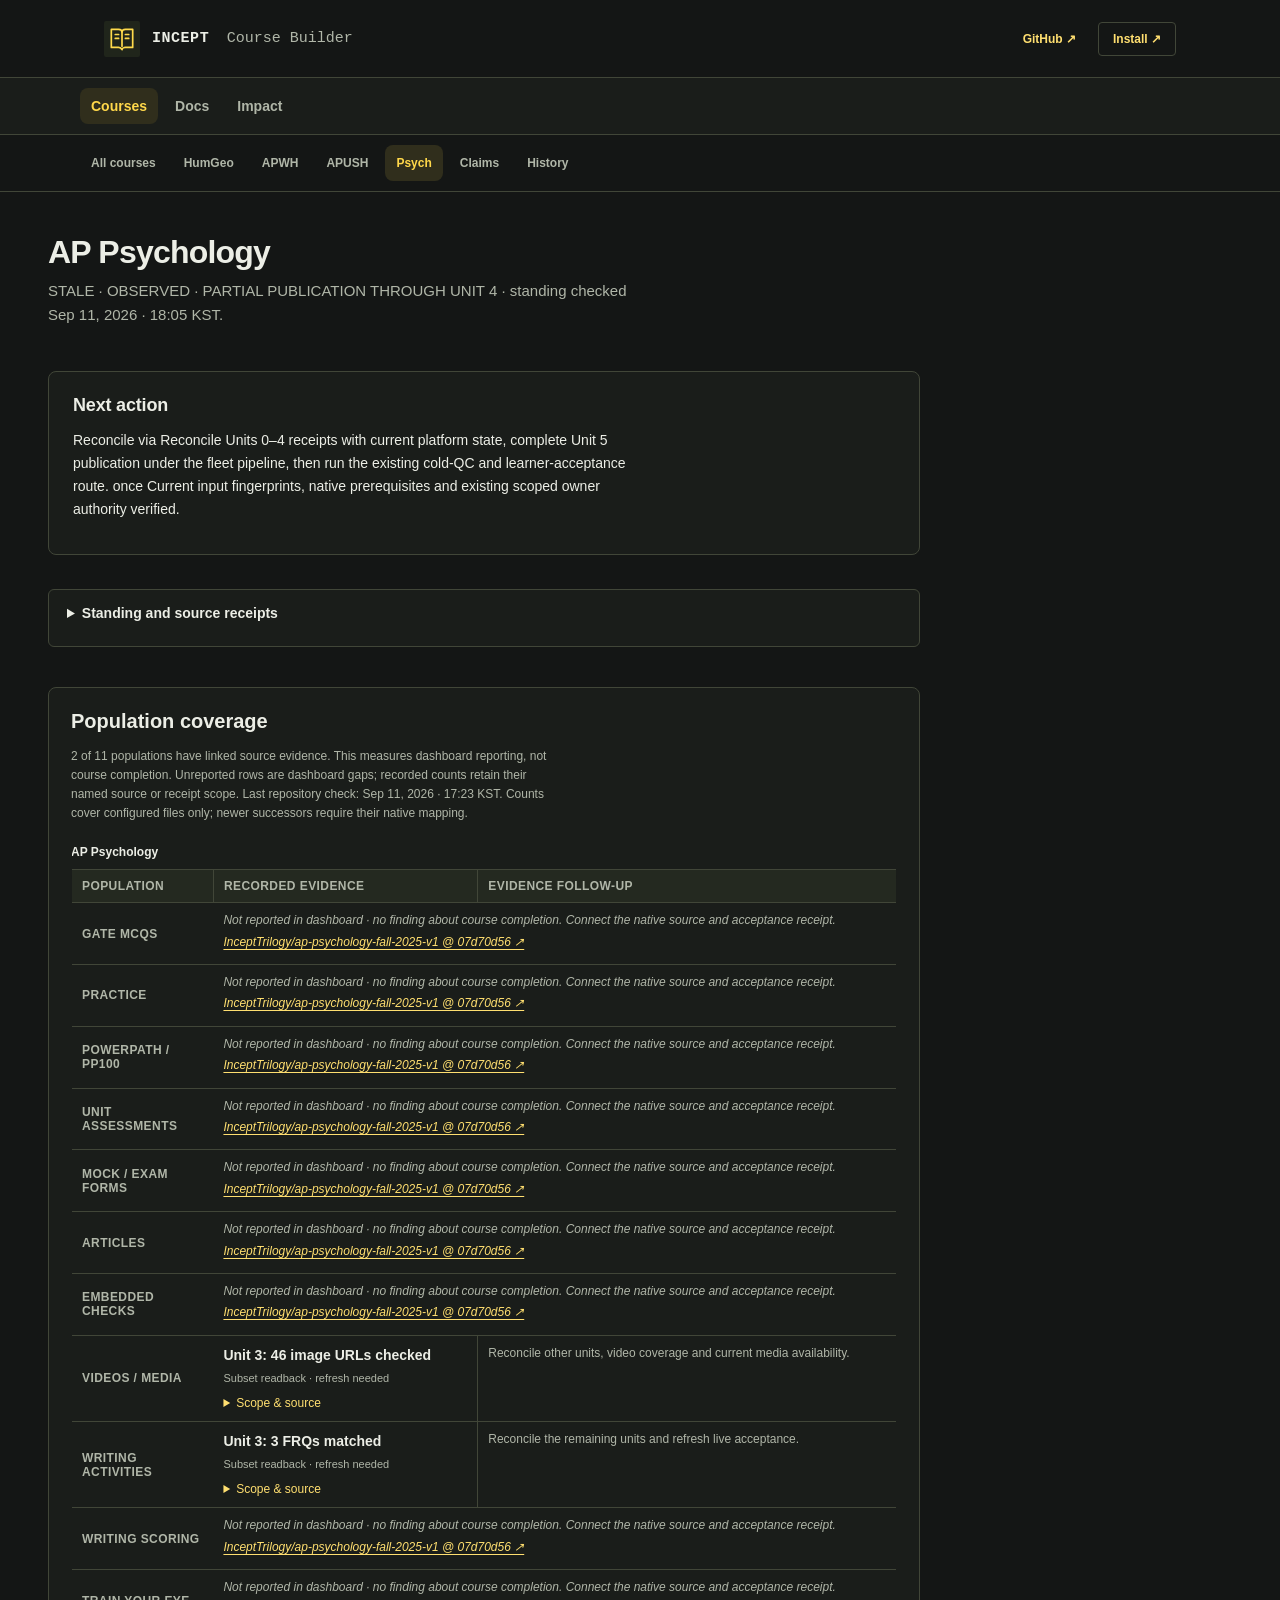
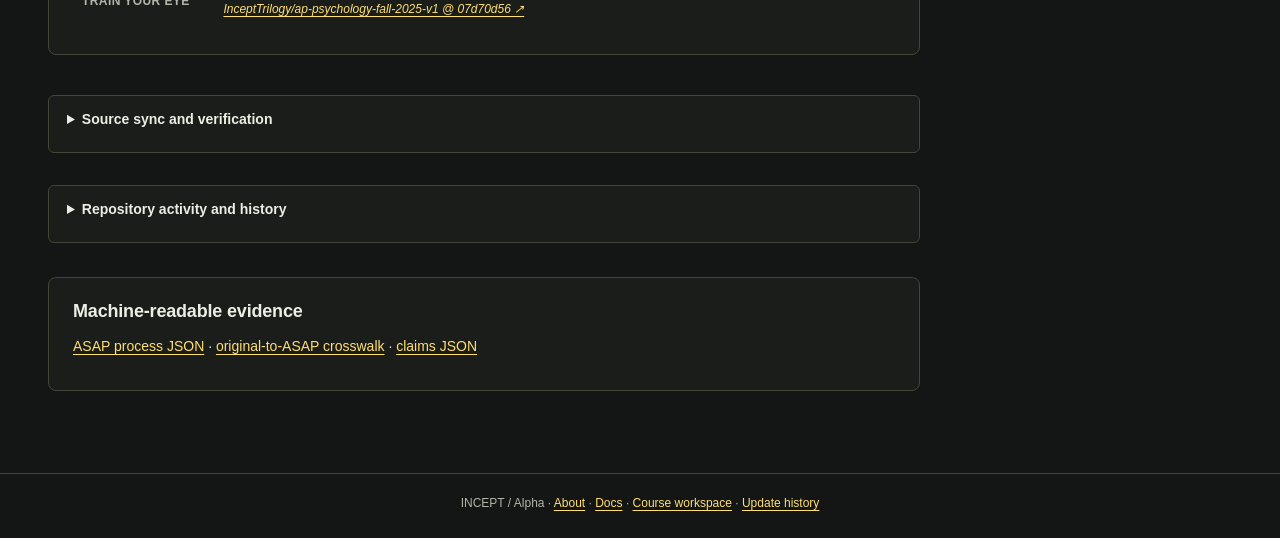
<file: psych.html>
<!doctype html>
<html lang="en">
<head><meta charset="utf-8"><meta name="viewport" content="width=device-width,initial-scale=1"><title>AP Psychology</title><link rel="stylesheet" href="style.css?v=20260910-reorganized"></head>
<body class="course-page">
<a class="skip-link" href="#main-content">Skip to content</a>
<header class="site-header"><a class="site-identity" href="index.html"><img src="incept-mark.svg" width="36" height="36" alt=""><strong>INCEPT <span>Course Builder</span></strong></a><div class="site-header-actions"><a href="https://github.com/joshuadurey-del/incept-course-builder">GitHub ↗</a><a href="about.html#install" class="header-install">Install <span aria-hidden="true">↗</span></a></div></header>
<nav aria-label="Main navigation"><a href="courses.html" class="active">Courses</a><a href="docs.html">Docs</a><a href="economics.html">Impact</a></nav><nav class="section-nav" aria-label="Course navigation"><a href="courses.html">All courses</a><a href="humgeo.html">HumGeo</a><a href="apwh.html">APWH</a><a href="apush.html">APUSH</a><a href="psych.html" aria-current="page" class="active">Psych</a><a href="claims.html">Claims</a><a href="updates.html">History</a></nav>
<main id="main-content" tabindex="-1">
  <h1>AP Psychology</h1>
  <p class="sub">Loading the current source check from <a href="data.json">data.json</a>…</p>

  <section><h2>Next action</h2><p data-course-next>Loading the current next action from the claims manifest…</p></section>
<details class="workspace-tools"><summary>Standing and source receipts</summary><section data-gate-evidence="psych"><noscript>Enable JavaScript to view the re-earned position.</noscript></section></details>
<div data-population-coverage="psych"><p role="status">Loading population evidence…</p><noscript>Read population_coverage in <a href="data.json">data.json</a>.</noscript></div>
<details class="workspace-tools"><summary>Source sync and verification</summary><div data-source-sync></div></details>

  <details class="workspace-tools"><summary>Repository activity and history</summary><aside class="course-activity" aria-labelledby="activity-title-psych"><h2 id="activity-title-psych">Repository activity</h2><p>Verified public repository events, newest first.</p><ol class="update-list" data-update-list data-course="psych" data-limit="4" data-event-only aria-live="polite"></ol></aside><section><h2>Receipt-by-receipt chronology</h2><p class="sub">Historical rows retain their timestamp and scope; current state is the re-earned position above.</p><ol class="update-list update-list-full" data-update-list data-course="psych" aria-live="polite"></ol></section></details>
  <section><h2>Machine-readable evidence</h2><p><a href="process.json">ASAP process JSON</a> · <a href="crosswalk.json">original-to-ASAP crosswalk</a> · <a href="data.json">claims JSON</a></p></section>
</main>
<footer>INCEPT / Alpha · <a href="about.html">About</a> · <a href="docs.html">Docs</a> · <a href="courses.html">Course workspace</a> · <a href="updates.html">Update history</a></footer>
<script type="module">await import(`./updates.js?v=${Date.now()}`); await import(`./timeline.js?v=${Date.now()}`);</script>
</body></html>
</file>
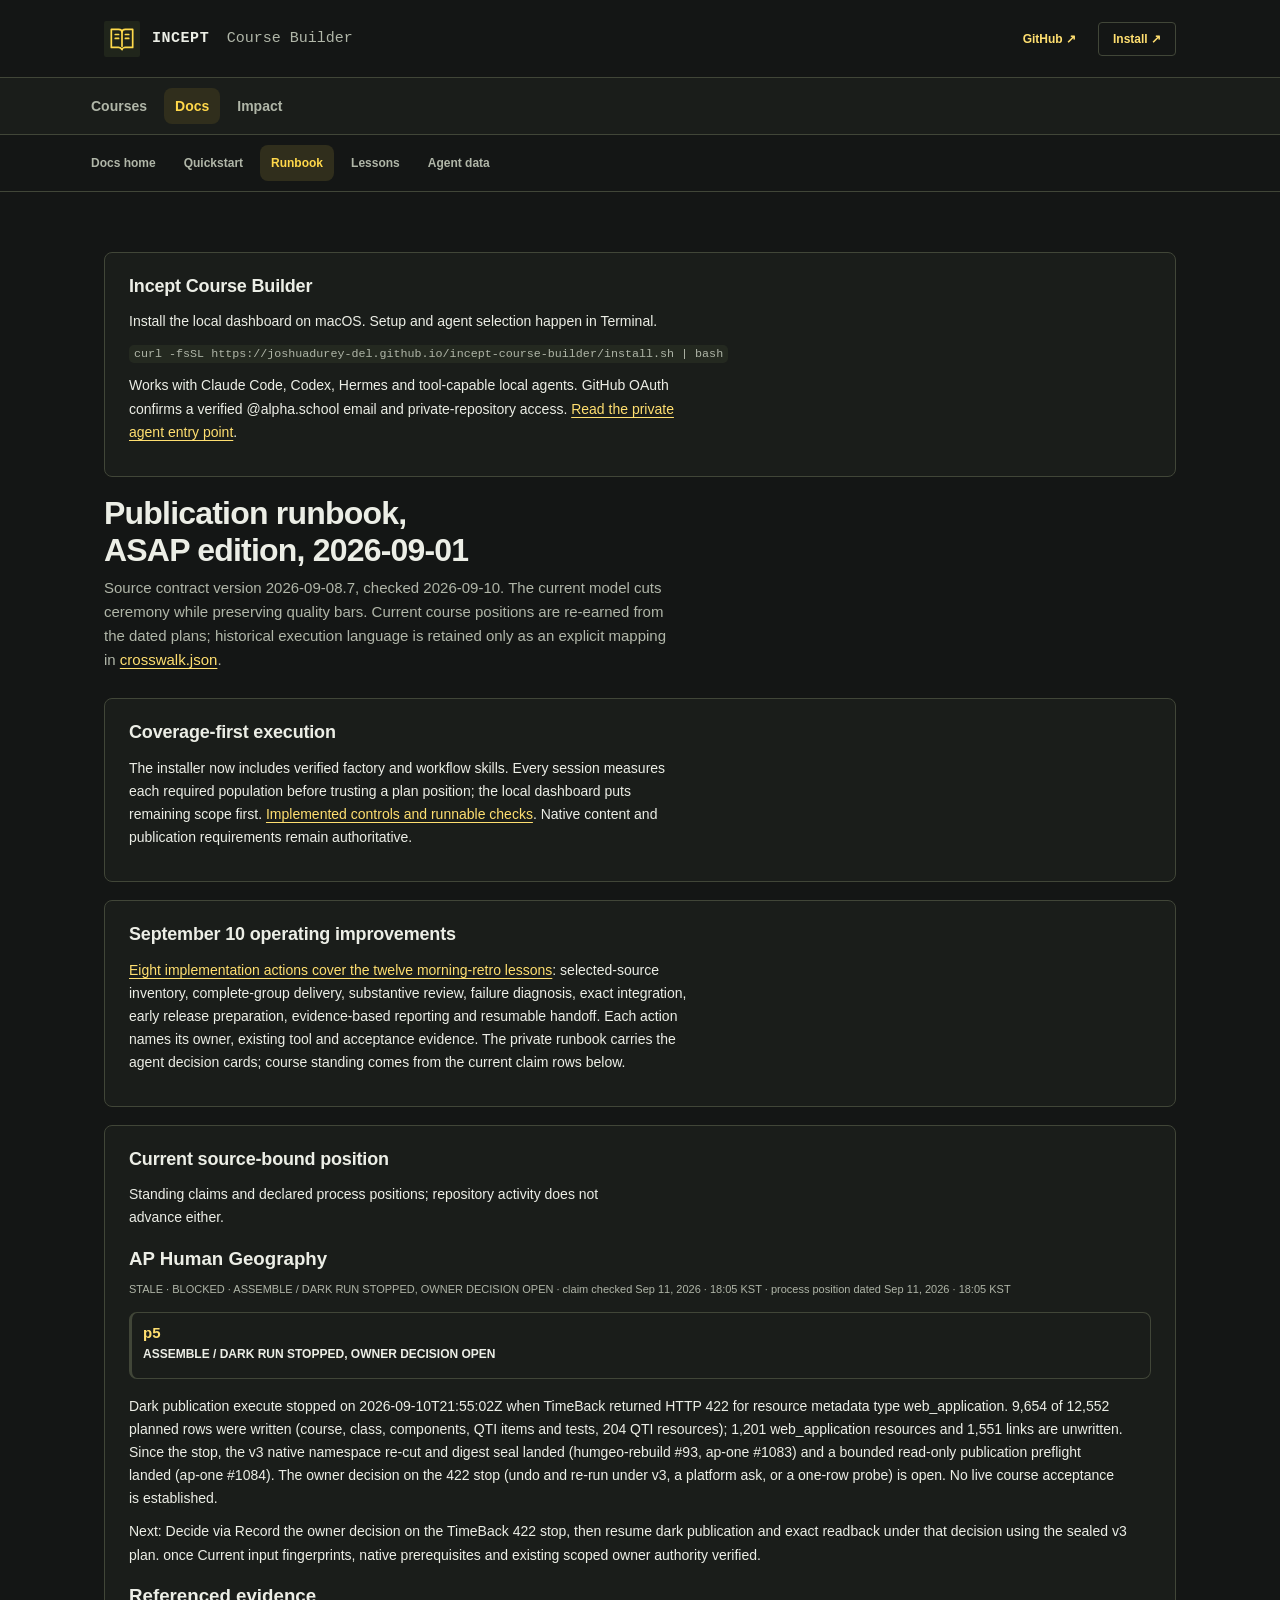
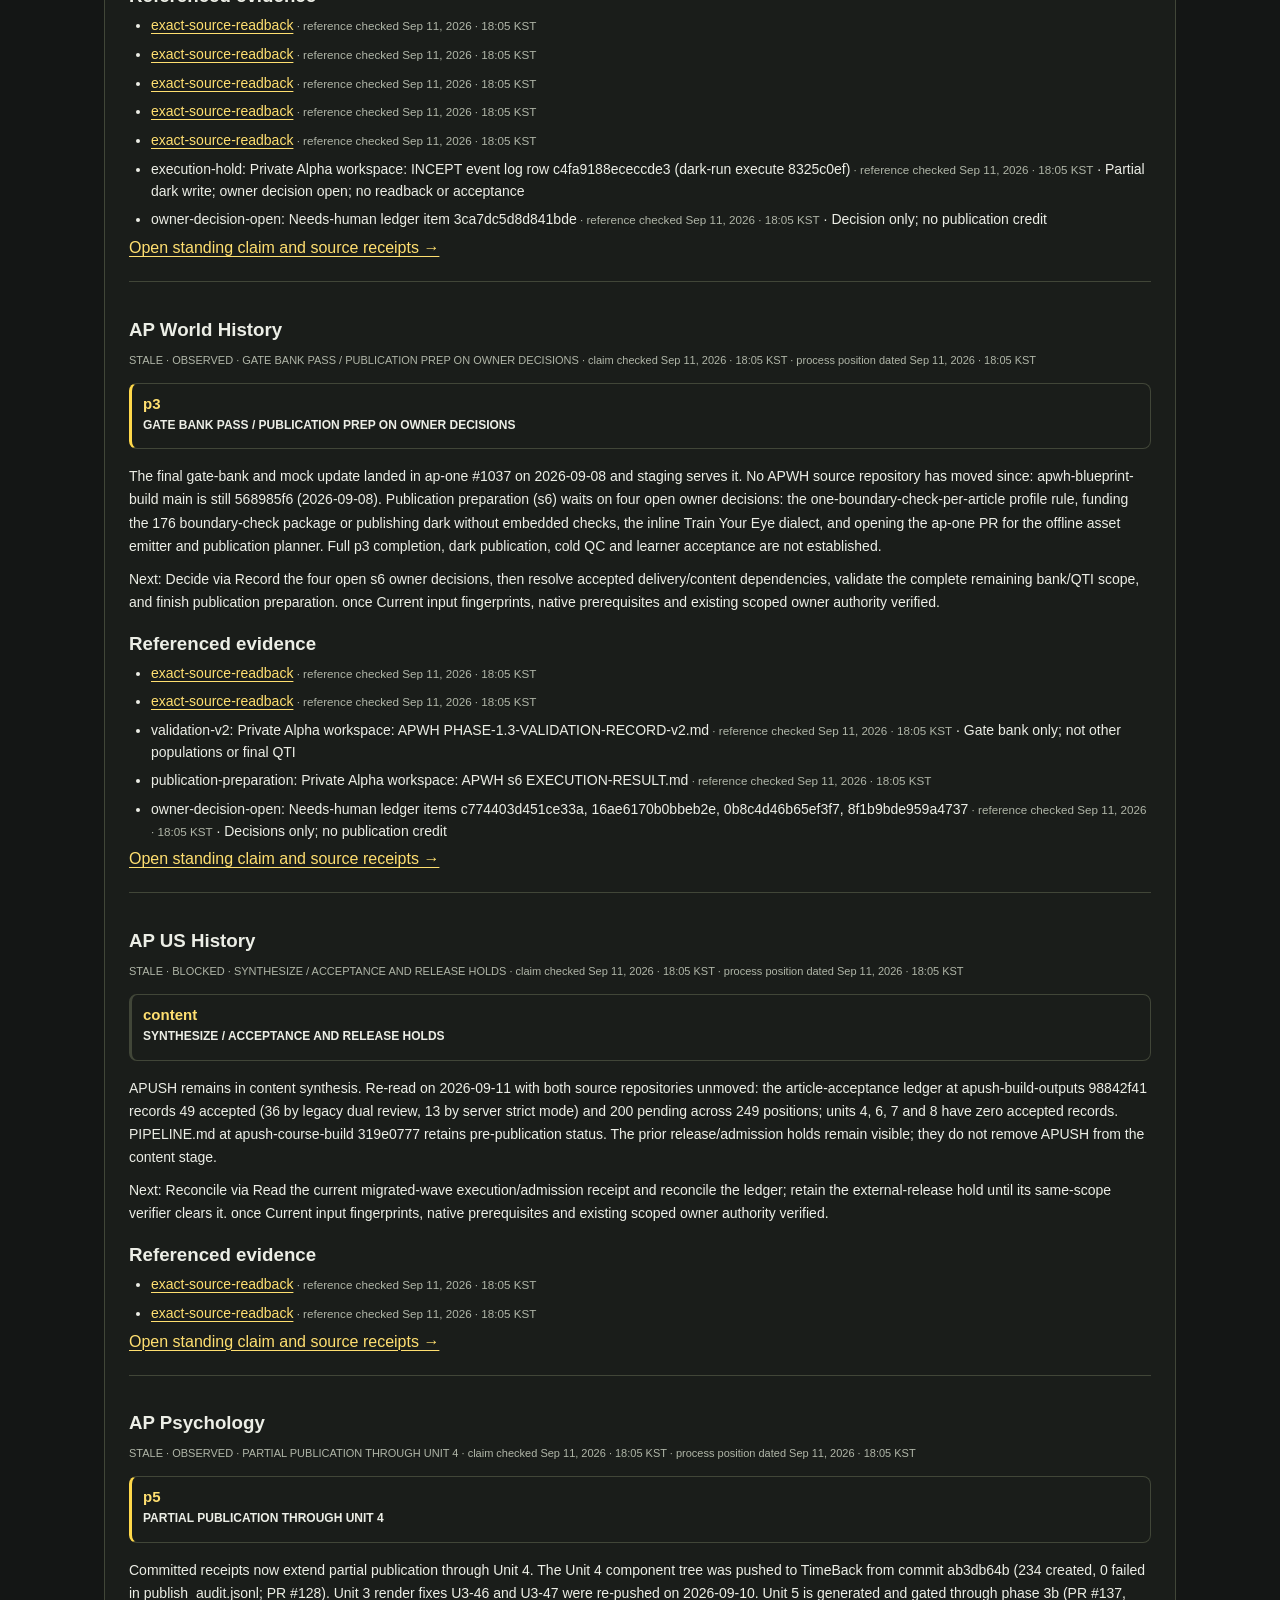
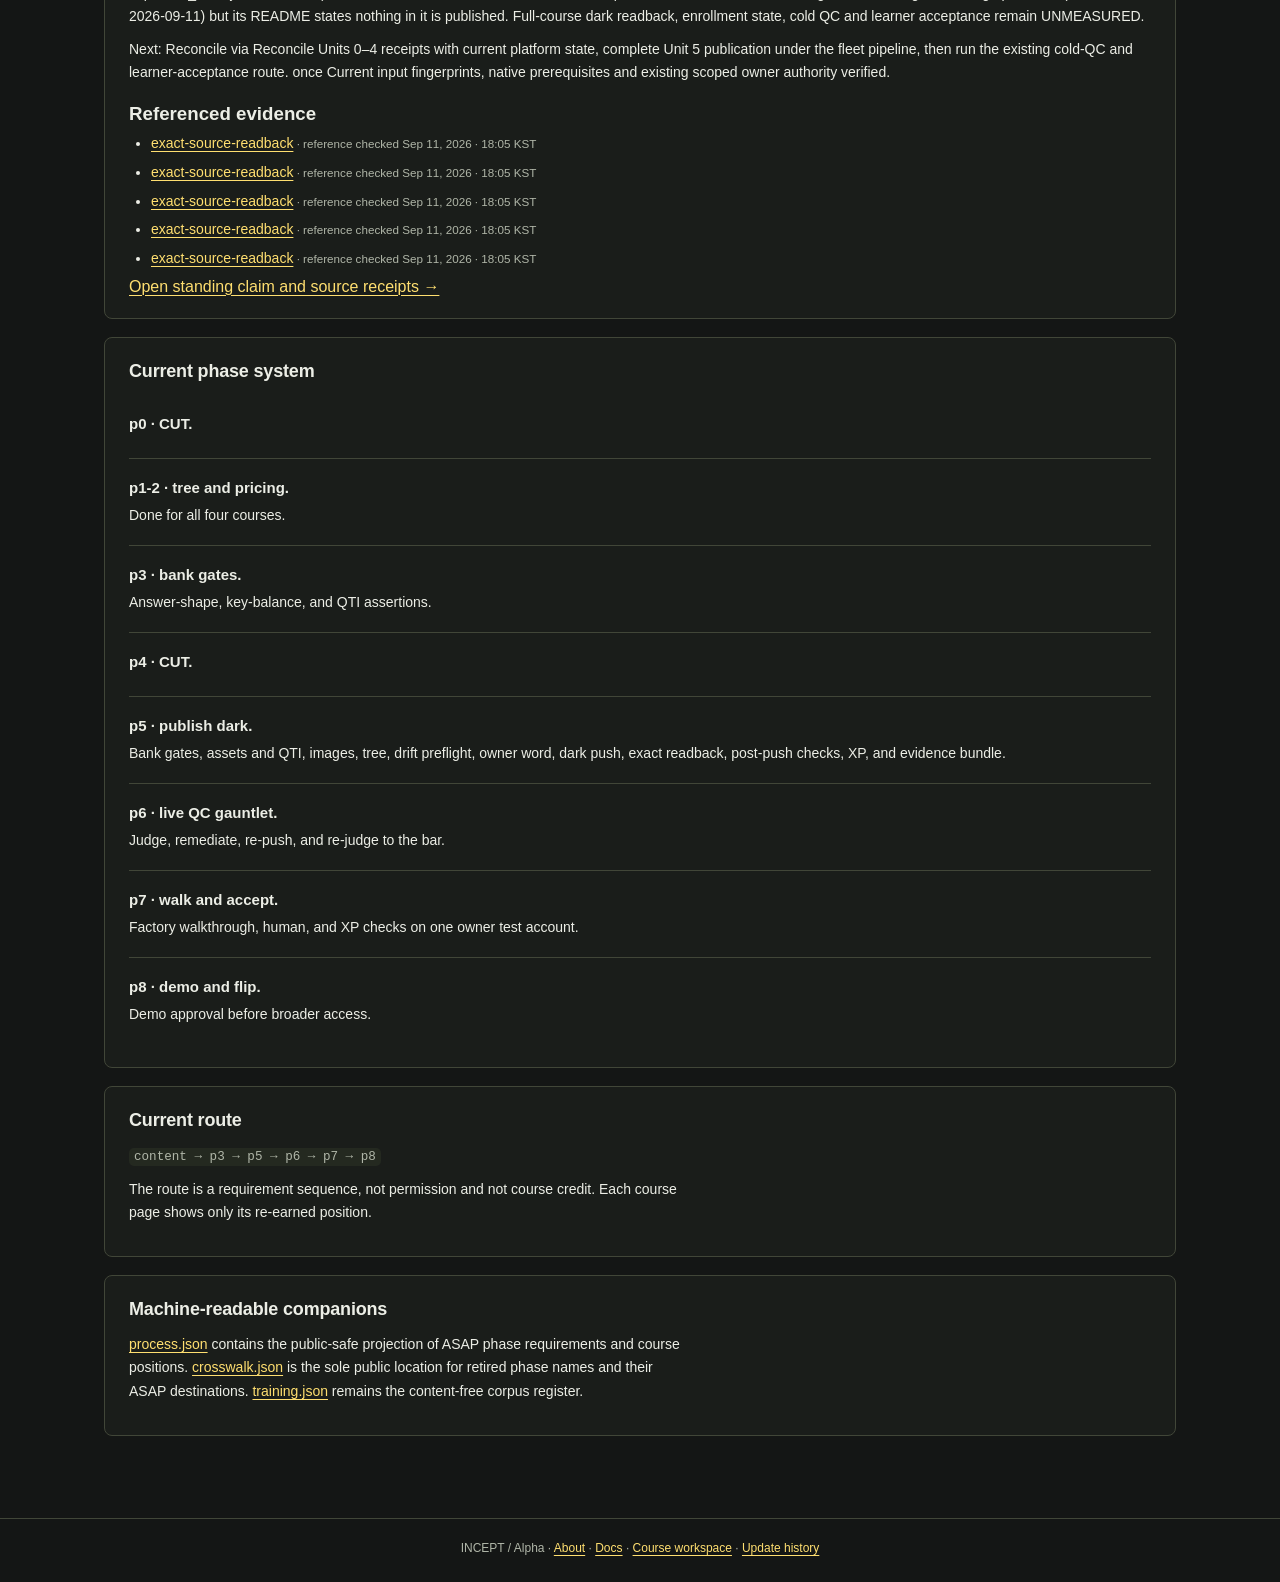
<file: retro.html>
<!doctype html>
<html lang="en">
<head><meta charset="utf-8"><meta name="viewport" content="width=device-width,initial-scale=1"><title>Publication runbook retro</title><link rel="stylesheet" href="style.css?v=20260910-reorganized"></head>
<body>
<a class="skip-link" href="#main-content">Skip to content</a>
<header class="site-header"><a class="site-identity" href="index.html"><img src="incept-mark.svg" width="36" height="36" alt=""><strong>INCEPT <span>Course Builder</span></strong></a><div class="site-header-actions"><a href="https://github.com/joshuadurey-del/incept-course-builder">GitHub ↗</a><a href="about.html#install" class="header-install">Install <span aria-hidden="true">↗</span></a></div></header>
<nav aria-label="Main navigation"><a href="courses.html">Courses</a><a href="docs.html" class="active">Docs</a><a href="economics.html">Impact</a></nav><nav class="section-nav" aria-label="Documentation navigation"><a href="docs.html">Docs home</a><a href="about.html#install">Quickstart</a><a href="retro.html" aria-current="page" class="active">Runbook</a><a href="lessons.html">Lessons</a><a href="agents.html">Agent data</a></nav>
<main id="main-content" tabindex="-1">
  <section id="agent-runbook"><h2>Incept Course Builder</h2><p>Install the local dashboard on macOS. Setup and agent selection happen in Terminal.</p><pre style="white-space:pre-wrap;overflow-wrap:anywhere"><code>curl -fsSL https://joshuadurey-del.github.io/incept-course-builder/install.sh | bash</code></pre><p>Works with Claude Code, Codex, Hermes and tool-capable local agents. GitHub OAuth confirms a verified @alpha.school email and private-repository access. <a href="https://github.com/InceptTrilogy/ap-four-course-dashboard/blob/main/course-runbook/START.md">Read the private agent entry point</a>.</p></section>
  <h1>Publication runbook, ASAP edition, 2026-09-01</h1>
  <p class="sub">Source contract version 2026-09-08.7, checked 2026-09-10. The current model cuts ceremony while preserving quality bars. Current course positions are re-earned from the dated plans; historical execution language is retained only as an explicit mapping in <a href="crosswalk.json">crosswalk.json</a>.</p>
  <section><h2>Coverage-first execution</h2><p>The installer now includes verified factory and workflow skills. Every session measures each required population before trusting a plan position; the local dashboard puts remaining scope first. <a href="lessons.html#coverage-first-builder-20260910">Implemented controls and runnable checks</a>. Native content and publication requirements remain authoritative.</p></section>
  <section><h2>September 10 operating improvements</h2><p><a href="lessons.html#morning-retro-20260910">Eight implementation actions cover the twelve morning-retro lessons</a>: selected-source inventory, complete-group delivery, substantive review, failure diagnosis, exact integration, early release preparation, evidence-based reporting and resumable handoff. Each action names its owner, existing tool and acceptance evidence. The private runbook carries the agent decision cards; course standing comes from the current claim rows below.</p></section>
  <section data-phase-summary><noscript>Enable JavaScript to view each course's re-earned position.</noscript></section>
  <section><h2>Current phase system</h2><ol class="work-list"><li><b>p0 · CUT.</b></li><li><b>p1-2 · tree and pricing.</b> Done for all four courses.</li><li><b>p3 · bank gates.</b> Answer-shape, key-balance, and QTI assertions.</li><li><b>p4 · CUT.</b></li><li><b>p5 · publish dark.</b> Bank gates, assets and QTI, images, tree, drift preflight, owner word, dark push, exact readback, post-push checks, XP, and evidence bundle.</li><li><b>p6 · live QC gauntlet.</b> Judge, remediate, re-push, and re-judge to the bar.</li><li><b>p7 · walk and accept.</b> Factory walkthrough, human, and XP checks on one owner test account.</li><li><b>p8 · demo and flip.</b> Demo approval before broader access.</li></ol></section>
  <section><h2>Current route</h2><p><code>content → p3 → p5 → p6 → p7 → p8</code></p><p>The route is a requirement sequence, not permission and not course credit. Each course page shows only its re-earned position.</p></section>
  <section><h2>Machine-readable companions</h2><p><a href="process.json">process.json</a> contains the public-safe projection of ASAP phase requirements and course positions. <a href="crosswalk.json">crosswalk.json</a> is the sole public location for retired phase names and their ASAP destinations. <a href="training.json">training.json</a> remains the content-free corpus register.</p></section>
</main>
<footer>INCEPT / Alpha · <a href="about.html">About</a> · <a href="docs.html">Docs</a> · <a href="courses.html">Course workspace</a> · <a href="updates.html">Update history</a></footer>
<script type="module">import(`./updates.js?v=${Date.now()}`).then(() => import(`./timeline.js?v=${Date.now()}`))</script>
</body></html>
</file>
<file: style.css>
:root {
  --blue: #ffd84a;
  --blue-strong: #ffdf70;
  --blue-soft: #302e1c;
  --ink: #eceee6;
  --muted: #b0b6a8;
  --line: #414638;
  --canvas: #141615;
  --surface: #1a1d1a;
  --surface-raised: #242920;
  --green: #9bd7b8;
  --green-soft: #203329;
  --amber: #efbd68;
  --amber-soft: #362d1e;
  --red: #f4a29a;
  --red-soft: #3b2523;
  --purple: #c9b6f0;
  --purple-soft: #30293e;
  --space-xs: 4px;
  --space-sm: 8px;
  --space-md: 12px;
  --space-lg: 16px;
  --space-xl: 24px;
}

* { box-sizing: border-box; }

html { color-scheme: dark; }

.skip-link { position: fixed; top: -80px; left: 16px; z-index: 20; padding: 12px 16px; background: var(--blue); color: var(--canvas); }
.skip-link:focus { top: 12px; }
.site-header { display: flex; align-items: center; justify-content: space-between; gap: 20px; min-height: 78px; padding: 16px max(24px, calc((100vw - 1072px) / 2)); border-bottom: 1px solid var(--line); background: var(--canvas); }
.site-identity { display: inline-flex; align-items: center; gap: 12px; color: var(--ink); text-decoration: none; white-space: nowrap; }
.site-identity strong { font: 700 15px ui-monospace, SFMono-Regular, Menlo, monospace; letter-spacing: .035em; }
.site-identity strong span { margin-left: 8px; font-weight: 400; color: var(--muted); letter-spacing: 0; }
.site-header-actions { display: flex; align-items: center; flex-wrap: wrap; justify-content: flex-end; gap: 10px 22px; font-size: 12px; }
.site-header-actions > span { color: var(--muted); }
.site-header-actions a { font-weight: 650; text-decoration: none; }

body {
  min-height: 100vh;
  margin: 0;
  background: var(--canvas);
  color: var(--ink);
  font-family: Inter, ui-sans-serif, -apple-system, BlinkMacSystemFont, "Segoe UI", sans-serif;
  -webkit-font-smoothing: antialiased;
}

nav {
  position: sticky;
  top: 0;
  z-index: 10;
  display: flex;
  align-items: center;
  gap: 6px;
  min-height: 52px;
  padding: 10px max(20px, calc((100vw - 1120px) / 2));
  overflow-x: auto;
  background: var(--surface);
  border-bottom: 1px solid var(--line);
  white-space: nowrap;
}

nav .brand {
  display: inline-flex;
  align-items: center;
  gap: 10px;
  margin-right: 14px;
  color: var(--ink);
  font-size: 15px;
  font-weight: 750;
  letter-spacing: -.01em;
}

nav .brand::before {
  display: grid;
  width: 28px;
  height: 28px;
  place-items: center;
  border-radius: 8px;
  background: var(--blue);
  color: var(--muted);
  content: "4";
  font-size: 14px;
  font-weight: 800;
}

nav a {
  min-height: 36px;
  padding: 8px 11px;
  border-radius: 8px;
  color: var(--muted);
  font-size: 14px;
  font-weight: 560;
  line-height: 20px;
  text-decoration: none;
}

nav a:hover { background: var(--blue-soft); color: var(--blue-strong); }
nav a.active { background: var(--blue-soft); color: var(--blue); }

a {
  color: var(--blue-strong);
  text-decoration-thickness: 1px;
  text-underline-offset: 3px;
}

a:hover { color: var(--blue); }

a:focus-visible,
button:focus-visible,
summary:focus-visible {
  outline: 3px solid var(--blue);
  outline-offset: 2px;
}

main {
  width: min(100%, 1120px);
  min-height: calc(100vh - 142px);
  margin: 0 auto;
  padding: 42px 24px 64px;
}

.brand-hero { padding: 0 0 28px; margin-bottom: 24px; border-bottom: 1px solid #726235; }
.hero-context { margin: 0 0 12px; color: var(--amber); font: 11px/1.6 ui-monospace, SFMono-Regular, Menlo, monospace; letter-spacing: .06em; }
.incept-wordmark { margin: 4px 0 24px; color: var(--blue); font: 900 96px/.95 ui-monospace, SFMono-Regular, Menlo, monospace; letter-spacing: -.04em; text-shadow: 2px 3px 0 #816326; }
.hero-bottom { display: flex; justify-content: space-between; align-items: flex-end; gap: 32px; }
.hero-bottom h1 { max-width: 30ch; font-size: 28px; font-weight: 600; }
.hero-bottom .sub { max-width: 62ch; margin: 10px 0 0; font-size: 14px; }
.primary-link { display: inline-flex; align-items: center; justify-content: space-between; gap: 24px; flex: none; min-height: 44px; padding: 12px 18px; border: 1px solid var(--blue); border-radius: 5px; background: var(--blue); color: var(--canvas); font-size: 13px; font-weight: 700; text-decoration: none; }
.primary-link:hover { background: #ffe67d; color: var(--canvas); }
.overview-note { max-width: 80ch; color: var(--muted); font-size: 12px; }
.about-lead { max-width: 65ch; color: var(--muted); font-size: 17px; }
.about-grid { display: grid; grid-template-columns: repeat(2, minmax(0, 1fr)); gap: 28px; margin: 28px 0; }
.about-grid article { padding-top: 20px; border-top: 1px solid var(--line); }
.about-grid h2 { font-size: 19px; }
.about-grid p { color: var(--muted); }
.install-section { scroll-margin-top: 72px; }
.install-section pre { padding: 16px; overflow-x: auto; border: 1px solid var(--line); background: var(--canvas); }
.install-section pre code { background: none; color: var(--ink); padding: 0; font-size: 12px; }
.install-section li { margin: 14px 0; color: var(--muted); }
.install-section strong { color: var(--ink); }
.about-links { display: flex; flex-wrap: wrap; gap: 12px 24px; }

h1 {
  max-width: 22ch;
  margin: 0 0 8px;
  font-size: 32px;
  line-height: 1.15;
  letter-spacing: -.025em;
  text-wrap: balance;
}

.sub {
  max-width: 72ch;
  margin: 0 0 26px;
  color: var(--muted);
  font-size: 15px;
  line-height: 1.6;
  text-wrap: pretty;
}

p {
  margin: 10px 0;
  font-size: 14px;
  line-height: 1.65;
  text-wrap: pretty;
}

section {
  margin: 18px 0;
  padding: 22px 24px;
  border: 1px solid var(--line);
  border-radius: 14px;
  background: var(--surface);
}

section h2 {
  margin: 0 0 12px;
  color: var(--ink);
  font-size: 18px;
  line-height: 1.3;
  letter-spacing: -.01em;
  text-wrap: balance;
}

section > p { max-width: 72ch; }

ul { margin: 8px 0; padding-left: 22px; }
li { margin: 7px 0; font-size: 14px; line-height: 1.55; }

.badge {
  display: inline-block;
  margin: 2px 3px 2px 0;
  padding: 4px 9px;
  border-radius: 999px;
  font-size: 11px;
  font-weight: 700;
  line-height: 1.25;
}

.b-green { background: var(--green-soft); color: var(--green); }
.b-amber { background: var(--amber-soft); color: var(--amber); }
.b-red { background: var(--red-soft); color: var(--red); }
.b-blue { background: var(--blue-soft); color: var(--blue-strong); }
.b-purple { background: var(--purple-soft); color: var(--purple); }
.b-gray { background: var(--surface-raised); color: var(--muted); }

table {
  width: 100%;
  overflow: hidden;
  border: 1px solid var(--line);
  border-collapse: separate;
  border-spacing: 0;
  border-radius: 10px;
  background: var(--surface);
  font-size: 13px;
}

th {
  padding: 10px 12px;
  background: var(--surface-raised);
  color: var(--muted);
  font-size: 11px;
  font-weight: 750;
  letter-spacing: .035em;
  text-align: left;
  text-transform: uppercase;
}

td {
  padding: 11px 12px;
  border-top: 1px solid var(--line);
  background: var(--surface);
  line-height: 1.45;
  vertical-align: top;
}

td + td,
th + th { border-left: 1px solid var(--line); }

tbody tr:hover td { background: var(--surface); }

code {
  padding: 2px 5px;
  border-radius: 5px;
  background: var(--surface-raised);
  color: var(--muted);
  font-size: .9em;
  overflow-wrap: anywhere;
}

small { color: var(--muted); line-height: 1.45; }

.filters {
  display: flex;
  flex-wrap: wrap;
  gap: 8px;
  margin: 10px 0;
}

.filters button {
  min-height: 36px;
  padding: 7px 13px;
  cursor: pointer;
  border: 1px solid var(--line);
  border-radius: 999px;
  background: var(--surface);
  color: var(--muted);
  font: inherit;
  font-size: 13px;
}

.filters button:hover { border-color: var(--line); background: var(--surface); }
.filters button.on { border-color: var(--blue); background: var(--blue); color: var(--muted); }

.filter-block {
  display: flex;
  gap: 12px;
  align-items: center;
  margin: 8px 0;
}

.filter-label {
  width: 48px;
  flex: none;
  color: var(--muted);
  font-size: 12px;
  font-weight: 700;
}

.filter-block .filters { margin: 0; }
.result-count { margin: 14px 0 8px; color: var(--muted); font-size: 13px; }

.course-page main { width: min(100%, 920px); }
.course-page section p,
.course-page section li { max-width: 72ch; }

.course-page section:not(#eta) > ul {
  display: grid;
  gap: var(--space-sm);
}

.course-page section:not(#eta) > ul > li { margin: 0; }

.course-page #eta {
  border-color: var(--line);
  background: var(--surface);
}

.course-page #eta > h2 { color: var(--blue-strong); }

.course-activity {
  margin: 0 0 var(--space-xl);
  padding: 18px;
  border: 1px solid var(--line);
  border-radius: 14px;
  background: var(--surface);
}

.course-activity h2 { margin: 0 0 4px; font-size: 17px; }
.course-activity > p { margin: 0 0 8px; color: var(--muted); font-size: 12px; line-height: 1.5; }
.course-activity .update-item { grid-template-columns: 1fr; gap: 6px; padding: 13px 0; }
.course-activity .update-meta { gap: 2px; }
.course-activity .update-item p { font-size: 13px; line-height: 1.5; }
.update-evidence { white-space: nowrap; font-size: 12px; font-weight: 700; }

@media (min-width: 1180px) {
  .course-page main {
    width: min(calc(100% - 48px), 1232px);
    display: grid;
    grid-template-columns: minmax(0, 920px) 280px;
    column-gap: 32px;
  }

  .course-page main > * { grid-column: 1; }
  .course-page main > .course-activity {
    position: sticky;
    top: 76px;
    grid-column: 2;
    grid-row: 2 / span 6;
    align-self: start;
    max-height: calc(100vh - 96px);
    overflow: auto;
  }
}

.eta {
  display: flex;
  flex-wrap: wrap;
  gap: 10px;
  margin: 2px 0 8px;
}

.eta div {
  flex: 0 1 auto;
  min-width: 150px;
  padding: 0 0 7px;
}

.eta b {
  display: block;
  margin-top: 4px;
  color: var(--blue-strong);
  font-size: 24px;
  line-height: 1.25;
  font-variant-numeric: tabular-nums;
}

.eta span { color: var(--muted); font-size: 12px; font-weight: 650; }

.eta-details {
  margin-top: 17px;
  border-top: 1px solid var(--line);
}

.eta-details summary {
  display: list-item;
  min-height: 44px;
  padding: 12px 0 2px;
  cursor: pointer;
  color: var(--blue-strong);
  font-size: 14px;
  font-weight: 700;
}

.eta-details summary:hover { color: var(--blue); }
.eta-details-body {
  max-width: 72ch;
  padding-top: var(--space-sm);
}

.eta-details-body h3 {
  margin: var(--space-lg) 0 var(--space-xs);
  font-size: 17px;
  line-height: 1.35;
  text-wrap: balance;
}

.eta-intro {
  margin: 0 0 var(--space-sm);
  color: var(--muted);
}

.work-list {
  display: grid;
  margin: 0;
  padding: 0;
  list-style: none;
}

.work-list > li {
  max-width: none;
  margin: 0;
  padding: 18px 0;
  border-top: 1px solid var(--line);
  line-height: 1.65;
}

.work-list > li:first-child { border-top: 0; }

.work-list > li > b:first-child {
  display: block;
  max-width: 62ch;
  margin-bottom: 6px;
  color: var(--ink);
  font-size: 15px;
  line-height: 1.4;
}

.work-list > li > p {
  max-width: 68ch;
  margin: var(--space-sm) 0 0;
  line-height: 1.65;
}

.work-measure {
  padding: 1px 5px;
  border-radius: 5px;
  background: var(--surface-raised);
  color: var(--muted);
  font-weight: 650;
  box-decoration-break: clone;
  -webkit-box-decoration-break: clone;
}

.work-estimate {
  display: block;
  width: fit-content;
  max-width: 100%;
  margin-top: 10px;
  padding: 6px 9px;
  border-radius: 7px;
  background: var(--blue-soft);
  color: var(--blue-strong);
  font-size: 13px;
  font-style: normal;
  font-weight: 750;
  line-height: 1.45;
}

.eta-basis,
.eta-exclusions {
  margin: var(--space-lg) 0 0;
  padding: var(--space-md) var(--space-lg);
  border-radius: 10px;
  font-size: 13px;
  line-height: 1.55;
}

.eta-basis {
  background: var(--canvas);
  color: var(--muted);
}

.eta-exclusions {
  border: 1px solid var(--line);
  background: var(--amber-soft);
  color: var(--muted);
}

.section-head {
  display: flex;
  justify-content: space-between;
  gap: 16px;
  align-items: baseline;
}

.section-head h2 { margin-bottom: 0; }
.section-head a { flex: none; font-size: 13px; font-weight: 650; }
.last-updated { margin: 8px 0 4px; color: var(--muted); font-size: 13px; }

.update-list {
  margin: 0;
  padding: 0;
  list-style: none;
}

.update-item {
  display: grid;
  padding: 16px 0;
  border-top: 1px solid var(--line);
  grid-template-columns: 178px minmax(0, 1fr);
  gap: 18px;
}

.update-item > *, .agent-latest { min-width: 0; overflow-wrap: anywhere; }
.update-item:first-child { border-top: 0; }
.update-meta { display: flex; flex-direction: column; gap: 4px; }
.update-meta strong { color: var(--blue-strong); font-size: 13px; }
.update-meta time { color: var(--muted); font-size: 12px; line-height: 1.45; }
.update-item p { max-width: 68ch; margin: 0; line-height: 1.6; }
.updates-sec .update-item p {
  display: -webkit-box;
  overflow: hidden;
  -webkit-box-orient: vertical;
  -webkit-line-clamp: 3;
}
.update-list-full { padding: 0 24px; border: 1px solid var(--line); border-radius: 14px; background: var(--surface); }
.update-list-full .update-item { gap: var(--space-xl); padding: 20px 0; }
.update-empty { padding: 16px 0; color: var(--muted); }

.note {
  padding: 13px 15px;
  border: 1px solid var(--line);
  border-radius: 10px;
  background: var(--amber-soft);
  color: var(--muted);
  font-size: 13px;
}

.lessons-page main { max-width: 1040px; }

.lesson-ledger {
  padding: 0;
  overflow: hidden;
}

.lesson-ledger > h2 {
  margin: 0;
  padding: 21px 24px;
  background: var(--surface-raised);
  color: var(--muted);
  font-size: 20px;
}

.lesson-table {
  border: 0;
  border-radius: 0;
}

.lesson-table th {
  padding: 11px 20px;
  background: var(--surface-raised);
  color: var(--muted);
}

.lesson-table td { padding: 18px 20px; font-size: 14px; }

.lesson-table td:first-child {
  width: 44%;
  background: var(--surface);
  color: var(--muted);
  line-height: 1.5;
}

.lesson-table td:last-child { color: var(--muted); line-height: 1.6; }
.lesson-title { display: block; margin-bottom: 7px; font-size: 15px; line-height: 1.4; }
.lesson-context { display: block; color: var(--muted); font-size: 14px; line-height: 1.58; }
.application-lead { display: block; margin-bottom: 6px; color: var(--muted); font-weight: 750; }
.lesson-details { margin-top: 6px; }
.lesson-details summary {
  min-height: 44px;
  padding: 11px 0;
  cursor: pointer;
  color: var(--blue-strong);
  font-size: 13px;
  font-weight: 700;
  line-height: 1.5;
}
.lesson-details summary:hover { color: var(--blue); }
.lesson-details[open] summary { margin-bottom: 3px; }
.lesson-table td a { font-weight: 650; }
.lesson-table tbody tr:hover td:first-child { background: var(--surface-raised); }
.lesson-table tbody tr:hover td:last-child { background: var(--surface); }

.agent-page main { width: min(100%, 980px); }

.agent-brief {
  border-color: var(--line);
  background: var(--surface);
}

.agent-brief .section-head { align-items: center; }

.agent-facts {
  display: flex;
  margin: 18px 0 0;
  padding: 0;
  border-top: 1px solid var(--line);
  border-bottom: 1px solid var(--line);
}

.agent-facts > div {
  min-width: 0;
  flex: 1 1 0;
  padding: 14px 16px;
}

.agent-facts > div + div { border-left: 1px solid var(--line); }

.agent-facts dt {
  margin-bottom: 5px;
  color: var(--muted);
  font-size: 12px;
  font-weight: 700;
}

.agent-facts dd {
  margin: 0;
  color: var(--ink);
  font-size: 14px;
  font-weight: 750;
  line-height: 1.45;
}

.agent-latest { padding-top: 16px; }
.agent-latest > strong { display: block; font-size: 14px; }
.agent-latest p { max-width: 78ch; margin: 5px 0 7px; color: var(--muted); }
.agent-latest a { font-size: 13px; font-weight: 700; }

.agent-handoff { border-color: var(--line); }

.agent-actions {
  display: flex;
  flex-wrap: wrap;
  gap: 10px;
  margin-top: 16px;
}

.agent-action {
  min-height: 44px;
  padding: 10px 15px;
  cursor: pointer;
  border: 1px solid var(--blue);
  border-radius: 8px;
  background: var(--blue);
  color: var(--muted);
  font: inherit;
  font-size: 14px;
  font-weight: 750;
  transition: background-color 160ms ease-out, border-color 160ms ease-out, color 160ms ease-out;
}

.agent-action:hover:not(:disabled) { border-color: var(--blue-strong); background: var(--blue-strong); }
.agent-action:active:not(:disabled) { background: #123483; }

.agent-action-secondary { background: var(--surface); color: var(--blue-strong); }
.agent-action-secondary:hover:not(:disabled) { background: var(--blue-soft); color: var(--blue-strong); }

.agent-action:disabled {
  cursor: wait;
  border-color: var(--line);
  background: var(--surface-raised);
  color: var(--muted);
}

.agent-action-status {
  min-height: 22px;
  margin: 10px 0 0;
  color: var(--muted);
  font-size: 13px;
}

.agent-source-list { margin-top: 16px; border-top: 1px solid var(--line); }

.agent-source {
  display: grid;
  align-items: center;
  padding: 16px 0;
  border-bottom: 1px solid var(--line);
  grid-template-columns: minmax(0, 1fr) auto;
  gap: 20px;
}

.agent-source h3 {
  margin: 0;
  font-size: 15px;
  line-height: 1.4;
}

.agent-source p { max-width: 68ch; margin: 4px 0 0; color: var(--muted); }
.agent-source-link { font-size: 13px; font-weight: 750; white-space: nowrap; }
.agent-history-list { margin-top: 10px; }

.reading-guide dl { max-width: 72ch; margin: 0; }

.reading-guide dl > div {
  padding: 14px 0;
  border-top: 1px solid var(--line);
}

.reading-guide dl > div:first-child { border-top: 0; padding-top: 4px; }
.reading-guide dt { font-size: 14px; font-weight: 750; line-height: 1.4; }
.reading-guide dd { margin: 5px 0 0; color: var(--muted); font-size: 14px; line-height: 1.6; }

@media (min-width: 761px) {
  .claims-page #tbl { table-layout: fixed; }
  .claims-page #tbl td { overflow-wrap: anywhere; }
  .claims-page #tbl th:nth-child(1) { width: 20%; }
  .claims-page #tbl th:nth-child(2) { width: 10%; }
  .claims-page #tbl th:nth-child(3) { width: 36%; }
  .claims-page #tbl th:nth-child(4) { width: 16%; }
  .claims-page #tbl th:nth-child(5) { width: 18%; }
}

footer {
  padding: 22px 20px 28px;
  color: var(--muted);
  font-size: 12px;
  text-align: center;
}

@media (max-width: 760px) {
  nav {
    min-height: 56px;
    padding: 8px 14px;
    flex-wrap: wrap;
    overflow-x: visible;
  }

  nav .brand {
    order: -2;
    flex: 0 0 28px;
    width: 28px;
    gap: 0;
    margin-right: 4px;
    overflow: hidden;
    font-size: 0;
  }

  nav a {
    min-height: 44px;
    padding: 12px 10px;
  }

  nav a.active { order: 0; }

  main { padding: 30px 16px 48px; }
  h1 { font-size: 28px; }
  .sub { margin-bottom: 22px; }
  section { padding: 19px 18px; }

  .filter-block { display: block; margin: 14px 0; }
  .filter-label { display: block; width: auto; margin-bottom: 7px; }

  .update-item {
    grid-template-columns: 1fr;
    gap: 7px;
    padding: 15px 0;
  }

  .update-meta { flex-direction: row; flex-wrap: wrap; justify-content: space-between; gap: 5px 12px; }
  .update-list-full { padding: 0 18px; }
  .updates-sec .update-item p { -webkit-line-clamp: 4; }

  .work-list > li { padding: 16px 0; }
  .work-estimate { width: 100%; }

  table:not(.lesson-table) {
    display: block;
    overflow-x: auto;
    -webkit-overflow-scrolling: touch;
  }

  table:not(.lesson-table) tbody {
    display: table;
    width: 100%;
    min-width: 680px;
  }

  #tbl {
    display: block;
    overflow: visible;
    border: 0;
    border-radius: 0;
    background: transparent;
  }

  #tbl tbody { display: block; min-width: 0; }
  #tbl tr { display: block; padding: 10px 0; border-bottom: 1px solid var(--line); }
  #tbl tr:first-child { display: none; }
  #tbl td {
    display: grid;
    min-width: 0;
    padding: 7px 0;
    border: 0;
    background: transparent;
    grid-template-columns: 78px minmax(0, 1fr);
    gap: 10px;
    overflow-wrap: anywhere;
  }
  #tbl td > * { min-width: 0; overflow-wrap: anywhere; }
  #tbl td::before {
    color: var(--muted);
    content: attr(data-label);
    font-size: 11px;
    font-weight: 700;
    text-transform: uppercase;
  }

  .lesson-ledger { padding: 0; }
  .lesson-ledger > h2 { padding: 19px 18px; font-size: 18px; }

  .lesson-table,
  .lesson-table tbody,
  .lesson-table tr,
  .lesson-table td { display: block; width: 100%; }

  .lesson-table thead {
    position: absolute;
    width: 1px;
    height: 1px;
    overflow: hidden;
    clip-path: inset(50%);
  }

  .lesson-table tr { border-top: 1px solid var(--line); }
  .lesson-table tbody tr:first-child { border-top: 0; }

  .lesson-table td {
    padding: 14px 18px 17px;
    border: 0;
    font-size: 14px;
  }

  .lesson-table td:first-child { width: 100%; padding-top: 17px; }

  .lesson-table td::before {
    display: block;
    margin-bottom: 6px;
    color: var(--blue-strong);
    content: "Lesson learned";
    font-size: 11px;
    font-weight: 750;
    letter-spacing: .035em;
    text-transform: uppercase;
  }

  .lesson-table td:nth-child(2)::before { content: "Applied going forward"; }

  .agent-facts { display: block; }
  .agent-facts > div { padding: 13px 0; }
  .agent-facts > div + div { border-top: 1px solid var(--line); border-left: 0; }

  .agent-source {
    align-items: start;
    grid-template-columns: 1fr;
    gap: 8px;
  }

  .agent-source-link {
    display: inline-flex;
    min-height: 44px;
    align-items: center;
  }
}

@media (prefers-reduced-motion: reduce) {
  *, *::before, *::after { scroll-behavior: auto !important; }
  .agent-action { transition: none; }
}

/* Shared course-state timeline; routine content updates live in timeline.js. */
.timeline-sec { margin: 8px 0 20px; padding: 22px 24px 24px; }

.timeline-head {
  display: flex;
  align-items: flex-start;
  justify-content: space-between;
  gap: 20px;
  margin-bottom: 10px;
}

.timeline-head h2 { margin-bottom: 5px; }

.timeline-sub {
  max-width: 66ch;
  margin: 0;
  color: var(--muted);
  font-size: 13px;
  line-height: 1.5;
}

.timeline-snapshot {
  flex: none;
  padding-top: 2px;
  color: var(--muted);
  font-size: 12px;
  line-height: 1.4;
  white-space: nowrap;
}

.timeline-canvas {
  position: relative;
  height: 250px;
  margin: 0 -2px;
  padding-top: 4px;
}

.timeline-rail {
  position: absolute;
  top: 17px;
  right: 7%;
  left: 7%;
  height: 2px;
  background: #c8d1df;
}

.timeline-stages {
  position: absolute;
  inset: 0 3% auto;
  display: grid;
  grid-template-columns: repeat(5, minmax(0, 1fr));
  align-items: start;
}

.timeline-stage {
  display: flex;
  min-width: 0;
  padding: 0;
  cursor: pointer;
  border: 0;
  background: transparent;
  color: var(--muted);
  font: inherit;
  flex-direction: column;
  align-items: center;
  gap: 7px;
}

.timeline-stage:hover,
.timeline-stage:focus-visible,
.timeline-stage[aria-pressed="true"] { color: var(--blue-strong); }

.timeline-stage:focus-visible { outline: 0; }

.timeline-stage-point {
  z-index: 2;
  display: grid;
  width: 34px;
  height: 34px;
  place-items: center;
  border: 2px solid var(--line);
  border-radius: 50%;
  background: var(--surface);
  color: var(--muted);
  font-size: 13px;
  font-weight: 750;
  line-height: 1;
  transition: border-color 180ms ease-out, background 180ms ease-out, color 180ms ease-out, transform 180ms ease-out;
}

.timeline-stage:hover .timeline-stage-point,
.timeline-stage:focus-visible .timeline-stage-point,
.timeline-stage[aria-pressed="true"] .timeline-stage-point {
  border-color: var(--blue);
  background: var(--blue-soft);
  color: var(--blue-strong);
  transform: translateY(-2px);
}

.timeline-stage:focus-visible .timeline-stage-point {
  box-shadow: 0 0 0 3px var(--blue);
}

.timeline-stage:last-child .timeline-stage-point {
  width: auto;
  min-width: 92px;
  padding: 0 12px;
  border-radius: 999px;
  border-color: var(--blue);
  background: var(--blue);
  color: var(--muted);
  white-space: nowrap;
}

.timeline-stage-label {
  max-width: 100px;
  color: currentColor;
  font-size: 12px;
  font-weight: 650;
  line-height: 1.25;
  text-align: center;
}

.timeline-stage:last-child .timeline-stage-label { visibility: hidden; }

.timeline-course {
  position: absolute;
  z-index: 3;
  top: var(--timeline-course-y);
  left: var(--timeline-course-x);
  display: inline-flex;
  min-height: 31px;
  max-width: 170px;
  padding: 6px 10px;
  cursor: pointer;
  border: 0;
  border-radius: 9px;
  background: var(--timeline-course-color);
  color: var(--muted);
  font: inherit;
  font-size: 12px;
  font-weight: 700;
  line-height: 1.2;
  text-align: center;
  transform: translateX(-50%);
  transition: filter 180ms ease-out, transform 180ms ease-out;
}

.timeline-course::before {
  position: absolute;
  bottom: 100%;
  left: 50%;
  width: 1px;
  height: calc(var(--timeline-course-y) - 21px);
  background: var(--timeline-course-color);
  content: "";
  opacity: .55;
  pointer-events: none;
}

.timeline-course::after {
  position: absolute;
  top: calc(17px - var(--timeline-course-y) - 4px);
  left: 50%;
  width: 9px;
  height: 9px;
  border: 2px solid var(--surface);
  border-radius: 50%;
  background: var(--timeline-course-color);
  box-shadow: 0 0 0 1px var(--timeline-course-color);
  content: "";
  pointer-events: none;
  transform: translateX(-50%);
}

.timeline-course:hover,
.timeline-course:focus-visible,
.timeline-course[aria-pressed="true"] {
  filter: brightness(.93) saturate(1.08);
  transform: translateX(-50%) translateY(-2px);
}

.timeline-course-short { display: none; }

.timeline-detail {
  display: grid;
  min-height: 108px;
  padding: 14px 16px;
  border-radius: 10px;
  background: var(--canvas);
  grid-template-columns: minmax(150px, .58fr) minmax(0, 1.42fr);
  gap: 10px 20px;
  align-items: start;
}

.timeline-detail-kicker {
  margin: 0 0 4px;
  color: var(--blue-strong);
  font-size: 12px;
  font-weight: 700;
  line-height: 1.35;
}

.timeline-detail-title {
  margin: 0;
  color: var(--ink);
  font-size: 15px;
  font-weight: 750;
  line-height: 1.35;
}

.timeline-detail-copy,
.timeline-detail-foot {
  margin: 0;
  color: var(--muted);
  font-size: 13px;
  line-height: 1.5;
}

.timeline-detail-foot { margin-top: 4px; color: var(--muted); }

.timeline-detail-move {
  display: grid;
  grid-template-columns: max-content 1fr;
  gap: 5px 10px;
  margin: 9px 0 0;
  padding-top: 9px;
  border-top: 1px solid var(--line);
  color: var(--muted);
  font-size: 12px;
  line-height: 1.5;
}

.timeline-detail-move span {
  color: var(--blue-strong);
  font-weight: 750;
}

.timeline-detail-move strong { font-weight: 650; }
.timeline-detail-move[hidden] { display: none; }

.timeline-detail-link {
  display: inline-block;
  margin-top: 7px;
  font-size: 13px;
  font-weight: 700;
}

.timeline-detail-link[hidden] { display: none; }

.timeline-eta {
  display: flex;
  flex-wrap: wrap;
  gap: 4px 8px;
  align-items: baseline;
  margin: 0 0 5px;
  color: var(--muted);
  font-size: 12px;
  line-height: 1.4;
}

.timeline-eta strong { color: var(--ink); font-size: 14px; }
.timeline-eta[hidden] { display: none; }

@media (max-width: 620px) {
  .timeline-sec { padding: 19px 16px 18px; }
  .timeline-head { display: block; margin-bottom: 8px; }
  .timeline-snapshot { display: block; margin-top: 6px; white-space: normal; }
  .timeline-canvas { height: 250px; }
  .timeline-rail { right: 6%; left: 6%; }
  .timeline-stages { right: 0; left: 0; }
  .timeline-stage-point { width: 31px; height: 31px; }
  .timeline-stage:last-child .timeline-stage-point { min-width: 72px; padding: 0 6px; font-size: 9px; }
  .timeline-stage-label { display: none; }
  .timeline-course { max-width: 78px; padding: 6px 8px; font-size: 11px; }
  .timeline-course-long { display: none; }
  .timeline-course-short { display: inline; }
  .timeline-detail { grid-template-columns: 1fr; gap: 8px; }
  .timeline-detail-move { grid-template-columns: 1fr; }
}

@media (prefers-reduced-motion: reduce) {
  .timeline-stage-point,
  .timeline-course { transition: none; }
}

/* All-course state cards and retrospective work maps. */
.course-card-grid {
  display: grid;
  grid-template-columns: repeat(2, minmax(0, 1fr));
  gap: 12px;
  margin-top: 18px;
}

.course-summary-card {
  position: relative;
  display: block;
  min-width: 0;
  padding: 16px;
  border: 1px solid color-mix(in oklch, var(--course-color) 24%, var(--line));
  border-top: 3px solid var(--course-color);
  border-radius: 11px;
  background: color-mix(in oklch, var(--course-color) 5%, var(--surface));
  color: var(--ink);
  text-decoration: none;
}

.course-summary-card:hover {
  border-color: var(--course-color);
  color: var(--ink);
  box-shadow: 0 4px 8px rgba(23, 32, 51, .08);
}

.course-card-headline {
  display: flex;
  flex-wrap: wrap;
  gap: 7px 10px;
  align-items: baseline;
}

.course-card-status {
  display: inline-flex;
  padding: 4px 8px;
  border-radius: 999px;
  font-size: 11px;
  font-weight: 750;
  background: color-mix(in oklch, var(--course-color) 14%, var(--surface));
  color: var(--course-color);
}

.course-card-landed {
  min-width: 0;
  flex: 1 1 280px;
  color: color-mix(in oklch, var(--course-color) 16%, var(--ink));
  font-size: 12px;
  line-height: 1.45;
}

.course-card-landed strong { color: var(--ink); }

.course-summary-card h3 {
  margin: 9px 0 11px;
  font-size: 17px;
  line-height: 1.3;
  color: var(--course-color);
}
.course-summary-card p { margin: 12px 0 8px; color: color-mix(in oklch, var(--course-color) 16%, var(--ink)); font-size: 13px; line-height: 1.5; }
.course-summary-card > small { font-size: 11px; }

.phase-state-grid {
  display: grid;
  grid-template-columns: repeat(auto-fit, minmax(220px, 1fr));
  gap: 8px;
  margin: 14px 0 16px;
}

.phase-state {
  min-width: 0;
  padding: 11px;
  border: 1px solid var(--line);
  border-left: 3px solid var(--muted);
  border-radius: 8px;
  background: var(--surface);
}

.phase-state-active { border-left-color: var(--blue); }
.phase-state-closed { border-left-color: var(--green); }
.phase-state-blocked { border-left-color: var(--amber); }
.phase-state-locked { border-left-color: var(--line); }
.phase-state > div { display: flex; justify-content: space-between; gap: 8px; align-items: baseline; }
.phase-state strong { color: var(--blue-strong); font-size: 15px; }
.phase-state span { color: var(--muted); font-size: 9px; font-weight: 800; letter-spacing: .035em; text-align: right; }
.phase-state h3,
.course-summary-card .phase-state h3 { margin: 5px 0 4px; color: var(--ink); font-size: 12px; line-height: 1.3; }
.phase-state p,
.course-summary-card .phase-state p { margin: 0; color: var(--muted); font-size: 11px; line-height: 1.4; }
.phase-course-list > article + article { margin-top: 24px; padding-top: 18px; border-top: 1px solid var(--line); }
.phase-course-list > article > h3 { margin-bottom: 0; }

.gate-evidence-sec { border-color: var(--line); background: var(--surface); }
.gate-evidence-head { display: flex; justify-content: space-between; gap: 18px; align-items: flex-start; }
.gate-evidence-head h2 { margin-top: 7px; }
.gate-observed { color: var(--muted); font-size: 11px; white-space: nowrap; }
.gate-evidence-note { margin-bottom: 15px; color: var(--muted); }

.work-footprint {
  display: grid;
  grid-template-columns: repeat(3, minmax(0, 1fr));
  gap: 8px;
  margin-bottom: 16px;
}

.work-footprint > div {
  padding: 12px;
  border: 1px solid var(--line);
  border-radius: 9px;
  background: var(--surface);
}

.work-footprint strong,
.work-footprint span { display: block; }
.work-footprint strong { color: var(--blue-strong); font-size: 22px; line-height: 1.2; font-variant-numeric: tabular-nums; }
.work-footprint span { margin-top: 4px; color: var(--muted); font-size: 11px; line-height: 1.3; }

.gate-evidence-list { border-top: 1px solid var(--line); }
.gate-evidence-row {
  display: grid;
  padding: 16px 0;
  border-bottom: 1px solid var(--line);
  grid-template-columns: 104px minmax(0, 1fr);
  gap: 16px;
}

.gate-evidence-row:last-child { padding-bottom: 2px; border-bottom: 0; }
.gate-evidence-id { min-width: 0; color: var(--purple); }
.gate-evidence-id > span { display: grid; width: 42px; height: 42px; place-items: center; border: 2px solid currentColor; border-radius: 50%; font-size: 10px; font-weight: 800; letter-spacing: -.02em; white-space: nowrap; }
.gate-evidence-id small { display: block; margin-top: 7px; color: currentColor; font-size: 10px; font-weight: 700; line-height: 1.35; overflow-wrap: anywhere; text-wrap: pretty; }
.gate-evidence-closed .gate-evidence-id { color: var(--green); }
.gate-evidence-active .gate-evidence-id { color: var(--blue-strong); }
.gate-evidence-status { color: var(--purple); font-size: 10px; font-weight: 800; letter-spacing: .035em; text-transform: uppercase; }
.gate-evidence-closed .gate-evidence-status { color: var(--green); }
.gate-evidence-active .gate-evidence-status { color: var(--blue-strong); }
.gate-evidence-row h3 { margin: 4px 0 3px; font-size: 15px; line-height: 1.35; }
.gate-evidence-row p { margin: 0 0 4px; color: var(--muted); font-size: 13px; line-height: 1.55; }
.gate-evidence-row a { font-size: 12px; font-weight: 700; }

@media (max-width: 760px) {
  .course-card-grid { grid-template-columns: 1fr; }
  .phase-state-grid { grid-template-columns: 1fr; }
  .gate-evidence-head { display: block; }
  .gate-observed { display: block; margin: -3px 0 10px; white-space: normal; }
}

@media (max-width: 520px) {
  .work-footprint { grid-template-columns: 1fr; }
  .gate-evidence-row { grid-template-columns: 46px minmax(0, 1fr); gap: 10px; }
  .gate-evidence-id small { display: none; }
}

/* Overview control board: exceptions first, then compact operating state. */
.needs-human-strip {
  margin: 8px 0 10px;
  padding: 16px 18px;
  border-width: 2px;
}

.needs-human-strip.is-clear { border-color: var(--line); background: var(--green-soft); }
.needs-human-strip.has-items { border-color: var(--line); background: var(--amber-soft); }
.needs-human-strip.is-hold { border-color: var(--line); background: var(--red-soft); }
.needs-human-head { display: flex; justify-content: space-between; gap: 16px; align-items: baseline; }
.needs-human-head h2 { margin: 0; font-size: 22px; }
.needs-human-head p { margin: 0; color: var(--muted); font-size: 12px; }
.needs-human-items {
  display: grid;
  grid-template-columns: repeat(2, minmax(0, 1fr));
  gap: 7px;
  margin-top: 12px;
}
.needs-human-item { display: flex; gap: 9px; min-width: 0; padding: 9px 10px; border: 1px solid var(--line); border-radius: 9px; background: var(--surface); }
.needs-human-course { flex: none; align-self: flex-start; padding: 3px 6px; border: 1px solid color-mix(in oklch, var(--course-color) 30%, var(--surface)); border-radius: 999px; background: color-mix(in oklch, var(--course-color) 14%, var(--surface)); color: var(--course-color); font-size: 9px; font-weight: 800; text-transform: uppercase; }
.needs-human-copy { min-width: 0; }
.needs-human-copy strong { display: block; font-size: 12px; line-height: 1.35; }
.needs-human-copy span { display: block; margin-top: 3px; color: var(--muted); font-size: 10px; }

.automation-frontier {
  margin: 0 0 10px;
  padding: 10px 14px;
  border-color: var(--line);
  background: var(--surface);
}
.automation-frontier-summary { display: flex; justify-content: space-between; gap: 14px; align-items: baseline; cursor: pointer; }
.automation-frontier-summary strong { color: var(--blue-strong); font-size: 14px; }
.automation-frontier-summary span { color: var(--muted); font-size: 11px; }
.automation-frontier-rule { margin: 12px 0 8px; color: var(--ink); font-size: 12px; font-weight: 650; }
.automation-step-list { display: grid; grid-template-columns: repeat(2, minmax(0, 1fr)); gap: 7px; }
.automation-step { padding: 9px 10px; border: 1px solid var(--line); border-radius: 8px; background: var(--surface); }
.automation-step-head { display: flex; justify-content: space-between; gap: 8px; align-items: baseline; }
.automation-step-head strong { color: var(--ink); font-size: 12px; }
.automation-step-status { flex: none; padding: 2px 6px; border-radius: 999px; background: var(--surface-raised); color: var(--muted); font-size: 9px; font-weight: 750; }
.automation-step.is-automated { border-color: var(--line); background: var(--green-soft); }
.automation-step.is-automated .automation-step-status { background: var(--green-soft); color: var(--green); }
.automation-step p { margin: 6px 0 3px; color: var(--muted); font-size: 11px; }
.automation-step small { color: var(--muted); font-size: 10px; line-height: 1.35; }
.automation-frontier.is-hold { border-color: var(--line); background: var(--surface); }
.automation-frontier.is-hold strong { color: var(--muted); }

#course-release-timeline { margin-top: 0; padding: 16px 18px 18px; }
#course-release-timeline .timeline-head { margin-bottom: 4px; }
#course-release-timeline .course-card-grid { margin-top: 10px; }
.course-summary-card { padding: 13px; }
.course-summary-card.is-stale { border-color: var(--line); border-top-color: var(--line); background: var(--surface); filter: grayscale(.72); }
.course-summary-card.is-stale .course-card-status { background: var(--surface-raised); color: var(--muted); }
.course-card-status { line-height: 1.35; }
.course-card-landed,
.course-card-next { display: -webkit-box; overflow: hidden; -webkit-box-orient: vertical; -webkit-line-clamp: 2; }
.course-card-next { min-height: 39px; }
.rate-tiles { display: grid; grid-template-columns: repeat(3, minmax(0, 1fr)); gap: 6px; margin-top: 10px; }
.rate-tiles > span { min-width: 0; padding: 7px 8px; border-radius: 7px; background: var(--canvas); }
.rate-tiles strong,
.rate-tiles small { display: block; }
.rate-tiles strong { overflow: hidden; color: var(--ink); font-size: 14px; line-height: 1.2; text-overflow: ellipsis; }
.rate-tiles small { margin-top: 2px; color: var(--muted); font-size: 9px; line-height: 1.25; }
.update-writer { color: var(--muted); font-size: 11px; line-height: 1.35; }

@media (max-width: 760px) {
  .needs-human-head,
  .automation-frontier-summary { display: block; }
  .needs-human-head p,
  .automation-frontier-summary span { display: block; margin-top: 4px; }
  .needs-human-items,
  .automation-step-list { grid-template-columns: 1fr; }
  .comparison-grid,
  .funnel-grid { grid-template-columns: 1fr; }
}

/* ASAP is a presentation crosswalk over the existing native process. */
.asap-section { padding: 20px 18px; }
.asap-section .section-head { flex-wrap: wrap; gap: 8px; }
.asap-intro { max-width: 82ch; margin: 10px 0 18px; color: var(--muted); }
.asap-grid { display: grid; grid-template-columns: repeat(4, minmax(0, 1fr)); gap: 10px; }
.asap-card {
  display: flex; flex-direction: column; gap: 14px; min-width: 0; padding: 16px 14px;
  border: 1px solid var(--line); border-radius: 10px; background: var(--surface);
  color: var(--ink); font: inherit; text-align: left; cursor: pointer;
}
.asap-card:hover { border-color: var(--blue); }
.asap-card[aria-expanded="true"] { border-color: var(--blue); background: var(--blue-soft); box-shadow: inset 0 3px var(--blue); }
.asap-card-heading { display: flex; align-items: center; gap: 8px; width: 100%; }
.asap-letter { display: grid; place-items: center; flex: none; width: 30px; height: 30px; border-radius: 8px; background: var(--blue-soft); color: var(--blue-strong); font-size: 18px; font-weight: 750; }
.asap-title { font-size: 16px; font-weight: 750; }
.asap-toggle { margin-left: auto; color: var(--blue-strong); }
.asap-card[aria-expanded="true"] .asap-toggle { transform: rotate(45deg); }
.asap-summary { font-size: 13px; line-height: 1.5; }
.asap-coverage { margin-top: auto; padding-top: 4px; color: var(--muted); font-size: 10px; font-weight: 750; letter-spacing: .01em; }
.asap-positions { display: grid; gap: 4px; min-height: 32px; color: var(--blue-strong); font-size: 11px; line-height: 1.4; }
.asap-filter-controls { display: flex; align-items: center; justify-content: space-between; gap: 16px; margin: 14px 0; }
.asap-filter-status { margin: 0; color: var(--muted); font-size: 12px; }
.asap-reset { flex: none; min-height: 40px; padding: 8px 12px; border: 1px solid var(--line); border-radius: 8px; background: var(--surface); color: var(--blue-strong); font: inherit; font-size: 12px; cursor: pointer; }
.asap-reset:hover { background: var(--blue-soft); }
.asap-drawer { padding: 20px; border: 1px solid var(--line); border-radius: 10px; background: var(--surface); }
.asap-drawer h3 { margin: 0 0 10px; font-size: 19px; }
.asap-proof { max-width: 82ch; color: var(--muted); }
.asap-unassigned { padding: 10px 12px; border-left: 3px solid var(--line); background: var(--surface-raised); color: var(--muted); font-size: 12px; }
.asap-table-scroll { overflow-x: auto; }
.asap-coverage-table { width: 100%; border-collapse: collapse; font-size: 12px; text-align: left; }
.asap-coverage-table caption { padding: 12px 0 10px; color: var(--ink); font-weight: 700; text-align: left; }
.asap-coverage-table th, .asap-coverage-table td { padding: 9px 10px; border-bottom: 1px solid var(--line); font-size: 12px; }
.asap-coverage-table thead th { background: var(--surface-raised); }
.asap-coverage-table tbody th { font-weight: 550; }
.asap-coverage-table td { color: var(--muted); }
.asap-native-scope { margin-bottom: 0; color: var(--muted); font-size: 11px; }
.course-summary-card .course-asap-position { color: var(--muted); font-size: 11px; line-height: 1.45; }
.asap-drawer[hidden], .course-summary-card[hidden] { display: none; }
.builder-install { margin-top: 18px; padding-top: 16px; border-top: 1px solid var(--line); }
.builder-install summary { padding: 4px 0; color: var(--blue-strong); font-size: 13px; font-weight: 650; cursor: pointer; }
.builder-install pre { max-width: 100%; overflow-x: auto; padding: 12px; border-radius: 8px; background: var(--canvas); font-size: 12px; }
.builder-install p { color: var(--muted); font-size: 12px; }
@media (max-width: 940px) { .asap-grid { grid-template-columns: repeat(2, minmax(0, 1fr)); } }
@media (max-width: 520px) {
  .asap-section { padding: 18px 14px; }
  .asap-grid { grid-template-columns: 1fr; }
  .asap-card { gap: 10px; }
  .asap-filter-controls { align-items: flex-start; flex-direction: column; gap: 10px; }
  .asap-drawer { padding: 14px; }
  .asap-coverage-table th, .asap-coverage-table td { padding: 8px 5px; font-size: 11px; }
}

/* Economics & Executive ROI Styles */
.badge.b-gold { background: var(--amber-soft); color: var(--muted); border: 1px solid var(--line); }

.kpi-strip {
  display: grid;
  grid-template-columns: repeat(auto-fit, minmax(200px, 1fr));
  gap: 12px;
  margin: 16px 0 20px;
}

.kpi-card {
  background: var(--surface);
  border: 1px solid var(--line);
  border-top: 3px solid var(--blue);
  border-radius: 8px;
  padding: 12px 14px;
}

.kpi-card.highlight {
  border-top-color: var(--amber);
  background: var(--amber-soft);
}

.kpi-card.link-card {
  display: flex;
  flex-direction: column;
  justify-content: center;
  border-top-color: var(--green);
  background: var(--green-soft);
}

.kpi-label {
  display: block;
  font-size: 11px;
  font-weight: 650;
  text-transform: uppercase;
  letter-spacing: .05em;
  color: var(--muted);
  margin-bottom: 4px;
}

.kpi-value {
  display: block;
  font-size: 16px;
  font-weight: 750;
  color: var(--ink);
  line-height: 1.25;
}

.kpi-sub {
  display: block;
  font-size: 11px;
  color: var(--muted);
  margin-top: 4px;
  line-height: 1.35;
}

.kpi-link {
  font-size: 13px;
  font-weight: 700;
  color: var(--green);
  text-decoration: none;
}
.kpi-link:hover { text-decoration: underline; }

.econ-kpi-grid {
  display: grid;
  grid-template-columns: repeat(auto-fit, minmax(220px, 1fr));
  gap: 14px;
  margin: 20px 0 28px;
}

.econ-card {
  background: var(--surface);
  border: 1px solid var(--line);
  border-radius: 8px;
  padding: 16px;
  border-top: 3px solid var(--blue);
}

.econ-card.highlight {
  border-top-color: var(--amber);
  background: var(--amber-soft);
}

.econ-label {
  display: block;
  font-size: 11px;
  font-weight: 650;
  text-transform: uppercase;
  letter-spacing: .05em;
  color: var(--muted);
  margin-bottom: 6px;
}

.econ-val {
  display: block;
  font-size: 20px;
  font-weight: 800;
  color: var(--ink);
  line-height: 1.2;
}

.econ-meta {
  display: block;
  font-size: 12px;
  color: var(--muted);
  margin-top: 6px;
  line-height: 1.4;
}

.econ-section {
  background: var(--surface);
  border: 1px solid var(--line);
  border-radius: 8px;
  padding: 24px;
  margin-bottom: 20px;
}

.econ-section h2 {
  margin-top: 0;
  font-size: 18px;
  color: var(--ink);
  border-bottom: 1px solid var(--line);
  padding-bottom: 10px;
  margin-bottom: 16px;
}

.lead {
  font-size: 15px;
  line-height: 1.6;
  color: var(--muted);
}

.comparison-grid {
  display: grid;
  grid-template-columns: 1fr 1fr;
  gap: 16px;
  margin-top: 16px;
}

.comp-box {
  padding: 16px;
  border-radius: 8px;
  border: 1px solid var(--line);
}

.comp-box.manual {
  background: var(--amber-soft);
  border-left: 4px solid var(--line);
}

.comp-box.factory {
  background: var(--green-soft);
  border-left: 4px solid var(--green);
}

.comp-box h3 { margin-top: 0; font-size: 15px; }
.comp-box ul { margin: 0; padding-left: 18px; font-size: 13px; line-height: 1.6; }

.econ-table { width: 100%; border-collapse: collapse; font-size: 13px; }
.econ-table th {
  background: var(--surface);
  border-bottom: 2px solid var(--line);
  padding: 10px 12px;
  text-align: left;
  font-weight: 650;
  color: var(--muted);
}
.econ-table td {
  padding: 10px 12px;
  border-bottom: 1px solid var(--line);
  line-height: 1.45;
}

.callout-quote {
  font-style: italic;
  background: var(--surface-raised);
  border-left: 4px solid var(--blue);
  padding: 12px 16px;
  border-radius: 4px;
  font-size: 14px;
  margin: 14px 0;
  color: var(--blue-strong);
}

.funnel-grid {
  display: grid;
  grid-template-columns: repeat(3, 1fr);
  gap: 14px;
  margin-top: 16px;
}

.funnel-step {
  padding: 16px;
  border-radius: 8px;
  border: 1px solid var(--line);
  background: var(--surface);
}

.funnel-step.free { border-top: 3px solid var(--green); }
.funnel-step.mid { border-top: 3px solid var(--blue); }
.funnel-step.cold { border-top: 3px solid var(--purple); }
.funnel-step .step-num {
  font-size: 11px;
  font-weight: 700;
  text-transform: uppercase;
  color: var(--muted);
  display: block;
  margin-bottom: 4px;
}
.funnel-step h4 { margin: 0 0 6px; font-size: 14px; }
.funnel-step p { margin: 0 0 8px; font-size: 13px; }
.funnel-step small { font-size: 11px; color: var(--muted); line-height: 1.4; display: block; }

.stats-row {
  display: grid;
  grid-template-columns: repeat(auto-fit, minmax(160px, 1fr));
  gap: 12px;
  margin: 16px 0;
}

.stat-box {
  background: var(--surface);
  border: 1px solid var(--line);
  padding: 14px;
  border-radius: 6px;
  text-align: center;
}

.stat-box.accent { background: var(--green-soft); border-color: var(--line); }
.stat-num {
  display: block;
  font-size: 20px;
  font-weight: 800;
  color: var(--ink);
  font-family: ui-monospace, SFMono-Regular, Menlo, monospace;
}
.stat-box.accent .stat-num { color: var(--green); }
.stat-desc { display: block; font-size: 11px; color: var(--muted); margin-top: 4px; }

.meta-note {
  font-size: 12px;
  color: var(--muted);
  line-height: 1.5;
  background: var(--surface);
  padding: 10px 14px;
  border-radius: 6px;
  border: 1px solid var(--line);
}

.gov-list { padding-left: 20px; font-size: 13px; line-height: 1.7; }

/* State colors retain readable contrast on the Builder's dark surfaces. */
.filters button.on, .agent-action { color: var(--canvas); }
.agent-action:hover, .agent-action:active:not(:disabled) { background: #ffe67d; color: var(--canvas); }
.agent-action:disabled { background: var(--surface-raised); color: var(--muted); }
.course-summary-card[data-course-card="humgeo"] { --course-color: #8bd3b1 !important; }
.course-summary-card[data-course-card="apwh"] { --course-color: #e9c181 !important; }
.course-summary-card[data-course-card="apush"] { --course-color: #f0a699 !important; }
.course-summary-card[data-course-card="psych"] { --course-color: #cab1eb !important; }
.course-summary-card.is-stale { filter: none; }
.course-summary-card.is-stale .course-card-status, .needs-human-course { color: var(--ink); }
.course-summary-card { background: var(--surface); }
.course-card-status { background: var(--surface-raised); }
.course-card-landed, .course-summary-card p { color: var(--ink); }
.rate-tiles > span { background: var(--canvas); }
.lesson-ledger > h2, .lesson-table th, .application-lead { color: var(--ink); }
.badge.b-gold { color: var(--amber); }
.asap-card[aria-expanded="true"] { box-shadow: none; }
.asap-card { border-radius: 6px; }
.asap-drawer { background: var(--surface-raised); }
.asap-unassigned { border-left-width: 1px; color: var(--muted); }
.asap-coverage-table th, .asap-coverage-table td { background: transparent; }
.population-coverage { margin-top: 22px; padding-top: 18px; border-top: 1px solid var(--line); }
.population-coverage h3 { margin: 0 0 14px; font-size: 20px; }
.population-selector-label { margin-right: 12px; font-size: 13px; }
.population-selector { max-width: 100%; min-height: 44px; padding: 8px 32px 8px 12px; border: 1px solid var(--line); border-radius: 4px; background: var(--surface); color: var(--ink); font: inherit; font-size: 14px; }
.population-summary { max-width: 78ch; color: var(--muted); font-size: 12px; line-height: 1.6; }
.population-recorded td strong { display: block; color: var(--ink); font-size: 14px; line-height: 1.5; }
.population-evidence-kind { display: block; margin: 5px 0; font-size: 11px; }
.population-recorded details { max-width: 52ch; margin-top: 8px; }
.population-recorded summary { cursor: pointer; color: var(--blue-strong); }
.population-source { display: inline-block; margin: 4px 14px 4px 0; }
.population-pending td { font-style: italic; }
.asap-unassigned a { display: block; margin-top: 8px; }
.kpi-strip { padding: 0; border: 0; background: transparent; }
.kpi-card { border-top-width: 1px; background: var(--surface); }
.kpi-label { text-transform: none; letter-spacing: 0; }
section { border-radius: 8px; }
footer { border-top: 1px solid var(--line); }
@media (max-width: 760px) {
  .site-header { padding: 16px 20px; }
  .site-identity strong span, .site-header-actions > span { display: none; }
  .hero-bottom { align-items: flex-start; flex-direction: column; gap: 20px; }
  .hero-bottom h1 { font-size: 25px; }
  .about-grid { grid-template-columns: 1fr; gap: 12px; }
}
@media (max-width: 520px) {
  .site-header { padding: 13px 18px; min-height: 68px; }
  .site-identity { gap: 9px; }
  .site-identity strong { font-size: 13px; }
  .site-header-actions { font-size: 11px; }
  nav { padding: 8px 14px; min-height: 48px; }
  nav a { padding: 7px 9px; font-size: 12px; }
  .incept-wordmark { font-size: 68px; margin-bottom: 22px; }
  .hero-context { font-size: 10px; letter-spacing: 0; }
}
.roi-inputs { display: grid; grid-template-columns: repeat(auto-fit, minmax(220px, 1fr)); gap: 18px; margin: 22px 0; }
.roi-inputs label { display: flex; flex-direction: column; gap: 9px; color: var(--ink); font-size: 13px; line-height: 1.5; }
.roi-inputs input { width: 100%; min-width: 0; min-height: 44px; padding: 11px 12px; border: 1px solid var(--line); border-radius: 5px; background: var(--canvas); color: var(--ink); font: inherit; }
.roi-inputs input::placeholder { color: var(--muted); opacity: 1; }
.roi-inputs input:hover { border-color: var(--muted); }
.roi-inputs input:focus-visible { outline: 2px solid var(--blue); outline-offset: 3px; }
.roi-result { min-height: 56px; margin-top: 22px; padding: 18px; border: 1px solid var(--line); border-radius: 6px; background: var(--surface-raised); color: var(--muted); font-size: 13px; line-height: 1.7; }
.roi-result dl { display: grid; grid-template-columns: minmax(0, 1fr) minmax(0, 1fr); gap: 9px 20px; margin: 0; }
.roi-result dt { color: var(--muted); }
.roi-result dd { margin: 0; color: var(--blue); font-weight: 650; overflow-wrap: anywhere; }
@media (max-width: 520px) { .roi-inputs { grid-template-columns: 1fr; } .roi-result dl { grid-template-columns: 1fr; gap: 3px; } .roi-result dd { margin-bottom: 10px; } }
.value-strip { display: grid; grid-template-columns: repeat(3, minmax(0, 1fr)); gap: 18px 28px; padding: 18px 0; border: 0; border-bottom: 1px solid var(--line); border-radius: 0; background: none; }
.value-strip strong { display: block; color: var(--ink); font-size: 15px; font-weight: 650; }
.value-strip span { display: block; margin-top: 7px; color: var(--muted); font-size: 12px; line-height: 1.6; }
.value-strip > a { font-size: 13px; font-weight: 650; grid-column: 1 / -1; }
.value-strip > a span { display: inline; color: inherit; }
.value-strip > p { grid-column: 1 / -1; margin: -8px 0 0; color: var(--muted); font-size: 11px; }
@media (max-width: 650px) { .value-strip { grid-template-columns: 1fr; gap: 18px; } }

/* Source synchronization reuses GitHub authentication; no credentials in the page. */
.source-sync-bar{display:flex;flex-wrap:wrap;align-items:center;gap:.65rem 1rem;margin:0 0 1.5rem;padding:1rem;border:1px solid var(--line,#454637);background:#1b1e19;font-size:.85rem}
.source-sync-link,.source-refresh{border:1px solid #b99e35;background:transparent;color:#ffdc42;padding:.5rem .75rem;font:inherit;text-decoration:none;cursor:pointer}
.source-refresh:disabled{opacity:.65;cursor:wait}.source-sync-status{color:#d8dacb;overflow-wrap:anywhere}
.source-sync-bar small{flex-basis:100%;color:#b7bcad}.population-source{overflow-wrap:anywhere}

/* Product entry, shared workspace and reference docs have separate reading paths. */
.header-install { border: 1px solid var(--line); padding: 9px 14px; border-radius: 4px; }
.section-nav { position: static; z-index: auto; background: transparent; border-bottom: 1px solid var(--line); min-height: 46px; }
.section-nav a { font-size: 12px; }
.product-page main { max-width: 1120px; }
.product-hero { display: grid; grid-template-columns: minmax(0, 1.05fr) minmax(0, 1fr); align-items: center; gap: 48px; padding: 40px 0 48px; border: 0; margin: 0; }
.hero-copy { min-width: 0; }
.hero-banner { display: block; width: 100%; max-width: 440px; height: auto; justify-self: center; }
@media(max-width:900px) { .product-hero { grid-template-columns: 1fr; gap: 24px; } }
.product-hero h1 { max-width: 20ch; font-size: clamp(32px, 4.2vw, 52px); line-height: 1.1; letter-spacing: -.04em; margin: 22px 0 16px; }
.product-hero .sub { max-width: 62ch; font-size: 17px; line-height: 1.7; }
.home-actions { display: flex; flex-wrap: wrap; align-items: center; gap: 16px 24px; margin-top: 22px; }
.secondary-link { display: inline-flex; align-items: center; min-height: 44px; font-size: 14px; font-weight: 650; text-decoration: none; }
.compatibility { color: var(--muted); font: 11px/1.6 ui-monospace, SFMono-Regular, Menlo, monospace; margin-top: 22px; }
.product-page section { padding: 28px; margin-bottom: 28px; }
.product-page h2 { font-size: 24px; line-height: 1.25; letter-spacing: -.025em; }
.home-install { scroll-margin-top: 80px; }
.home-install p, .home-preview > p, .home-bottom p { max-width: 68ch; color: var(--muted); line-height: 1.65; font-size: 14px; }
.install-command { display: flex; align-items: center; gap: 20px; padding: 18px; margin-top: 18px; background: var(--canvas); border: 1px solid var(--line); border-radius: 4px; }
.install-command code { min-width: 0; flex: 1; overflow-wrap: anywhere; font-size: 12px; line-height: 1.7; }
.install-command button { flex: none; min-height: 44px; border: 1px solid var(--amber); border-radius: 4px; padding: 10px 14px; color: var(--blue-strong); background: transparent; cursor: pointer; font: inherit; font-size: 12px; }
#copy-install-status:empty { display: none; }
.preview-link { display: block; overflow: hidden; border: 1px solid var(--line); border-radius: 6px; margin-top: 20px; }
.preview-link img { display: block; width: 100%; height: auto; }
.preview-caption { font-size: 11px !important; margin-bottom: 0; }
.home-preview .section-head { align-items: end; gap: 20px; flex-wrap: wrap; }
.home-preview .section-head h2 { margin-bottom: 0; }
.workflow-steps { display: grid; grid-template-columns: repeat(4,minmax(0,1fr)); gap: 24px; margin: 25px 0 15px; }
.workflow-steps article { border-top: 1px solid var(--line); padding-top: 16px; }
.workflow-steps article > span { font: 12px ui-monospace, monospace; color: var(--amber); }
.workflow-steps h3 { font-size: 17px; margin: 12px 0 8px; }
.workflow-steps p { font-size: 13px; color: var(--muted); line-height: 1.6; }
.product-page .value-strip { padding: 0; border: 0; margin: 20px 0 0; }
.home-bottom { padding: 18px 0 32px; display: flex; flex-wrap: wrap; justify-content: space-between; align-items: center; gap: 20px; }
.page-heading { max-width: 76ch; margin: 12px 0 26px; }
.page-heading h1 { font-size: 34px; letter-spacing: -.035em; }
.workspace-page #course-release-timeline { padding: 0; border: 0; background: transparent; margin: 0 0 24px; }
.workspace-page .course-card-grid { margin: 0; gap: 16px; }
.workspace-page .course-summary-card { padding: 22px; display: flex; flex-direction: column; }
.workspace-page .course-card-headline { justify-content: space-between; gap: 14px; align-items: center; }
.workspace-page .course-card-headline h2 { margin: 0 0 14px; font-size: 19px; color: var(--ink); }
.course-open { color: var(--blue-strong); }
.workspace-page .course-card-status { align-self: flex-start; border-radius: 4px; font-size: 12px; padding: 5px 9px; }
.workspace-page .course-asap-position { font-size: 11px; line-height: 1.5; color: var(--muted); margin: 12px 0 18px; }
.workspace-page .course-card-next { display: block; overflow: visible; -webkit-line-clamp: unset; margin: auto 0 20px; font-size: 13px; line-height: 1.65; }
.workspace-page .course-card-next strong, .workspace-page .course-card-next span { display: block; }
.workspace-page .course-card-next strong { color: var(--muted); font-size: 11px; margin-bottom: 5px; font-weight: 500; }
.course-checked { display: block; color: var(--muted); font-size: 10px; border-top: 1px solid var(--line); padding-top: 12px; }
.workspace-tools { border: 1px solid var(--line); border-radius: 6px; margin: 16px 0; padding: 15px 18px; background: var(--surface); }
.workspace-tools > summary { cursor: pointer; min-height: 26px; font-size: 14px; font-weight: 550; }
.workspace-tools > section { margin-top: 16px; }
.workspace-tools .source-sync-bar { margin: 16px 0 0; }
.workspace-history { font-size: 13px; margin: 25px 0; }
.course-page .course-activity { float: none; width: auto; margin: 20px 0; }
.course-page [data-course-next] { line-height: 1.65; }
.course-page .gate-observed { white-space: normal; }
.course-page .course-card-next { display: block; overflow: visible; -webkit-line-clamp: unset; }
.course-page .population-coverage { margin: 24px 0; padding: 22px; }
.docs-start { padding: 26px; }
.docs-grid { display: grid; grid-template-columns: 1fr 1fr; gap: 36px; }
.docs-grid h3 { font-size: 19px; }
.docs-grid p { font-size: 14px; line-height: 1.65; color: var(--muted); }
.docs-grid .access-note { font-size: 11px; }
.resource-grid { display: grid; grid-template-columns: repeat(3,minmax(0,1fr)); gap: 16px; }
.resource-grid > a { color: var(--ink); display: block; text-decoration: none; border: 1px solid var(--line); border-radius: 5px; padding: 20px; }
.resource-grid > a:hover { border-color: var(--amber); }
.resource-grid h3 { font-size: 16px; margin: 0 0 12px; }
.resource-grid p { font-size: 13px; color: var(--muted); line-height: 1.65; margin-bottom: 0; }
@media(max-width:760px) {
  .product-page section { padding: 20px; }
  .product-hero { padding-top: 10px; }
  .product-hero .sub { font-size: 15px; }
  .workflow-steps, .resource-grid { grid-template-columns: 1fr 1fr; }
  .docs-grid { grid-template-columns: 1fr; gap: 20px; }
  .install-command { flex-direction: column; align-items: stretch; gap: 14px; }
  .workspace-page .course-summary-card { padding: 18px; }
  .course-page .population-coverage { padding: 16px; }
}
@media(max-width:440px) {
  .site-header { gap: 12px; }
  .site-header-actions { gap: 12px; }
  .header-install { padding: 8px 10px; }
  .resource-grid { grid-template-columns: 1fr; }
  .page-heading h1 { font-size: 28px; }
  .section-nav a { font-size: 11px; padding: 8px; }
}

.workspace-page .course-summary-card[hidden] { display: none; }
</file>
